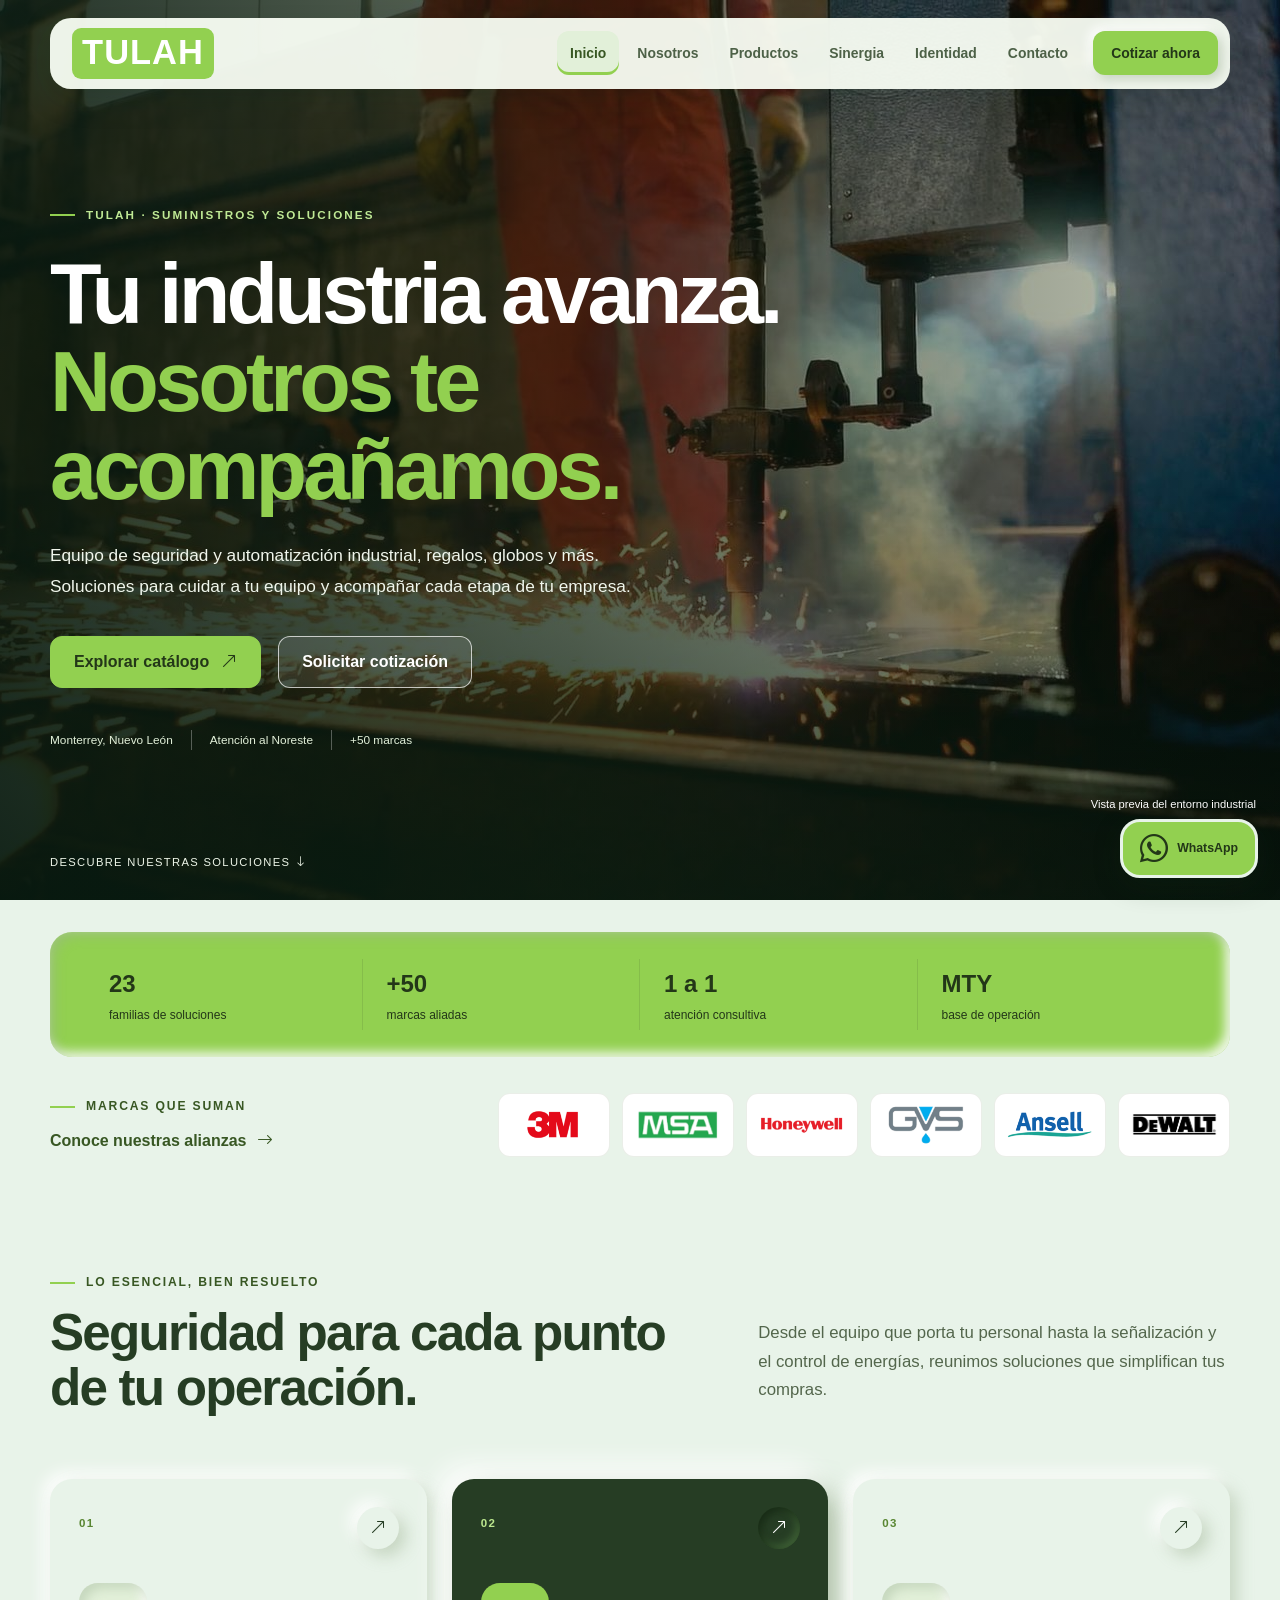
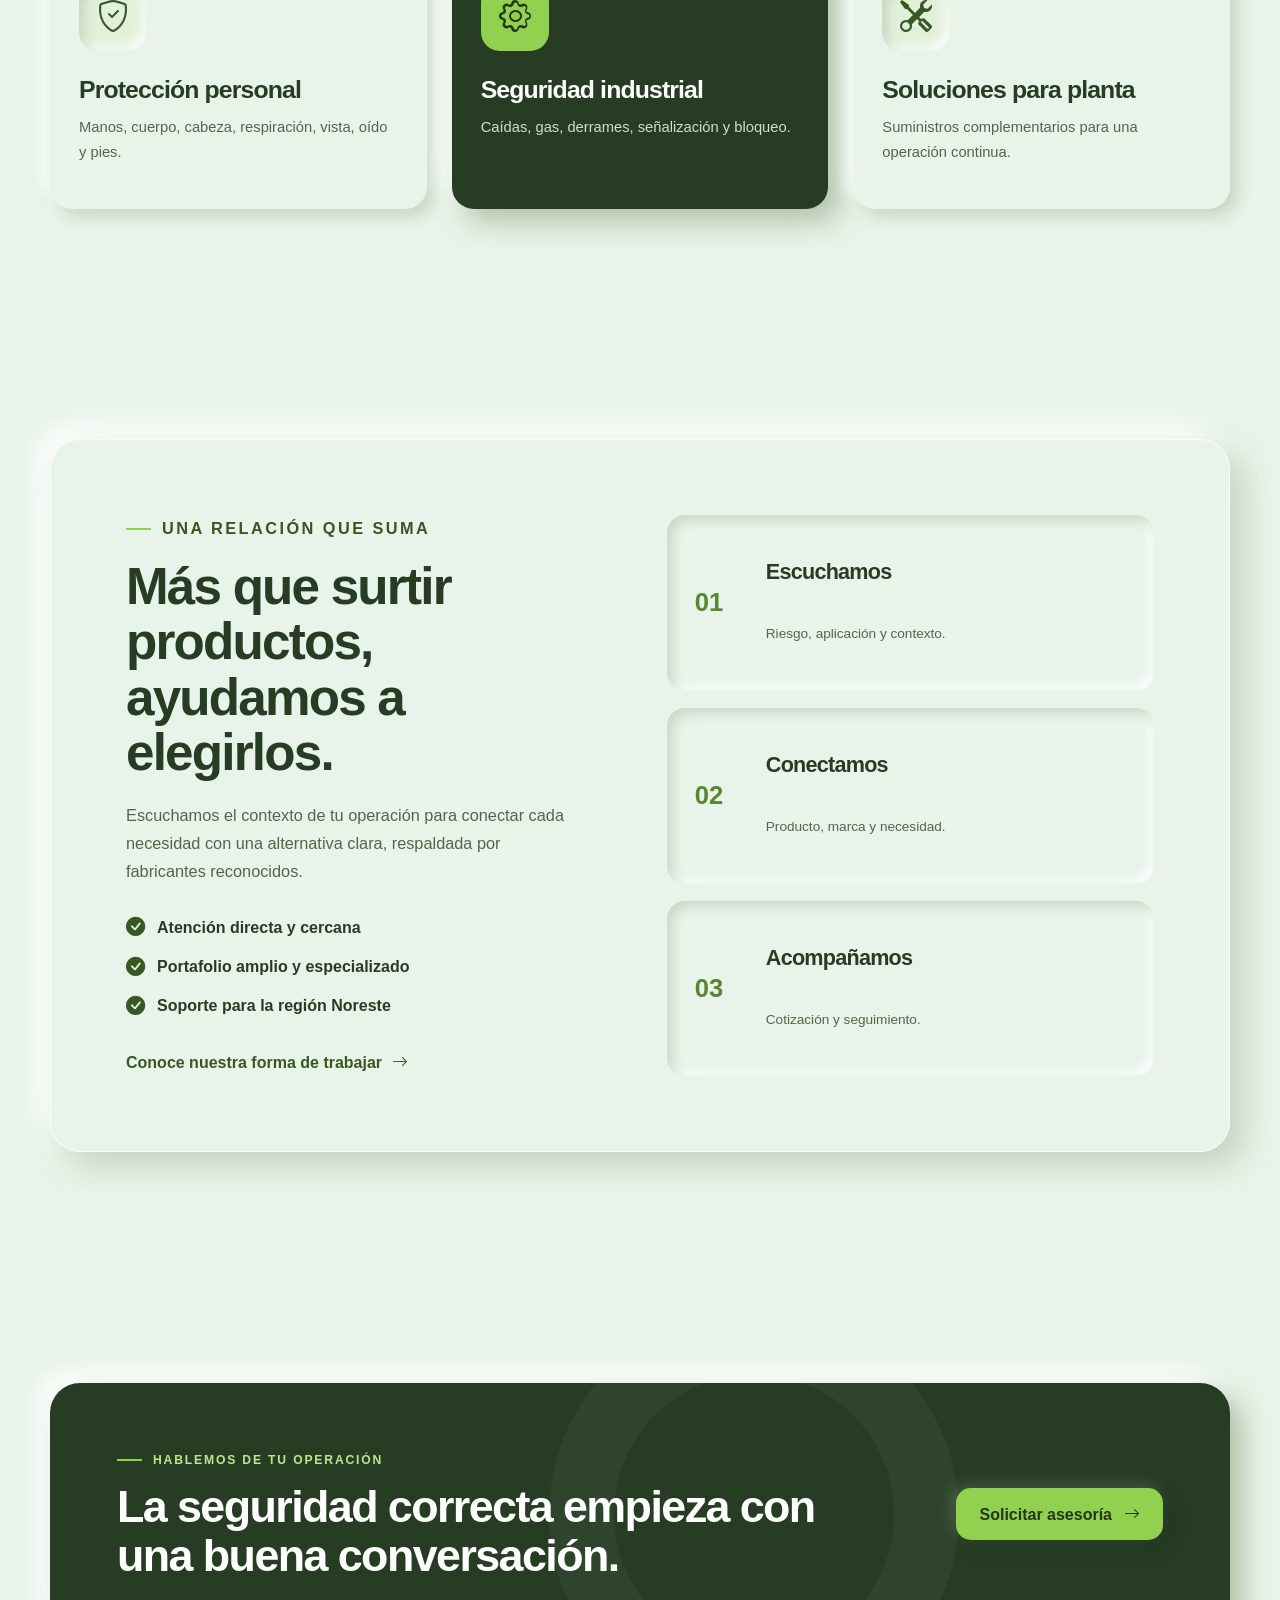
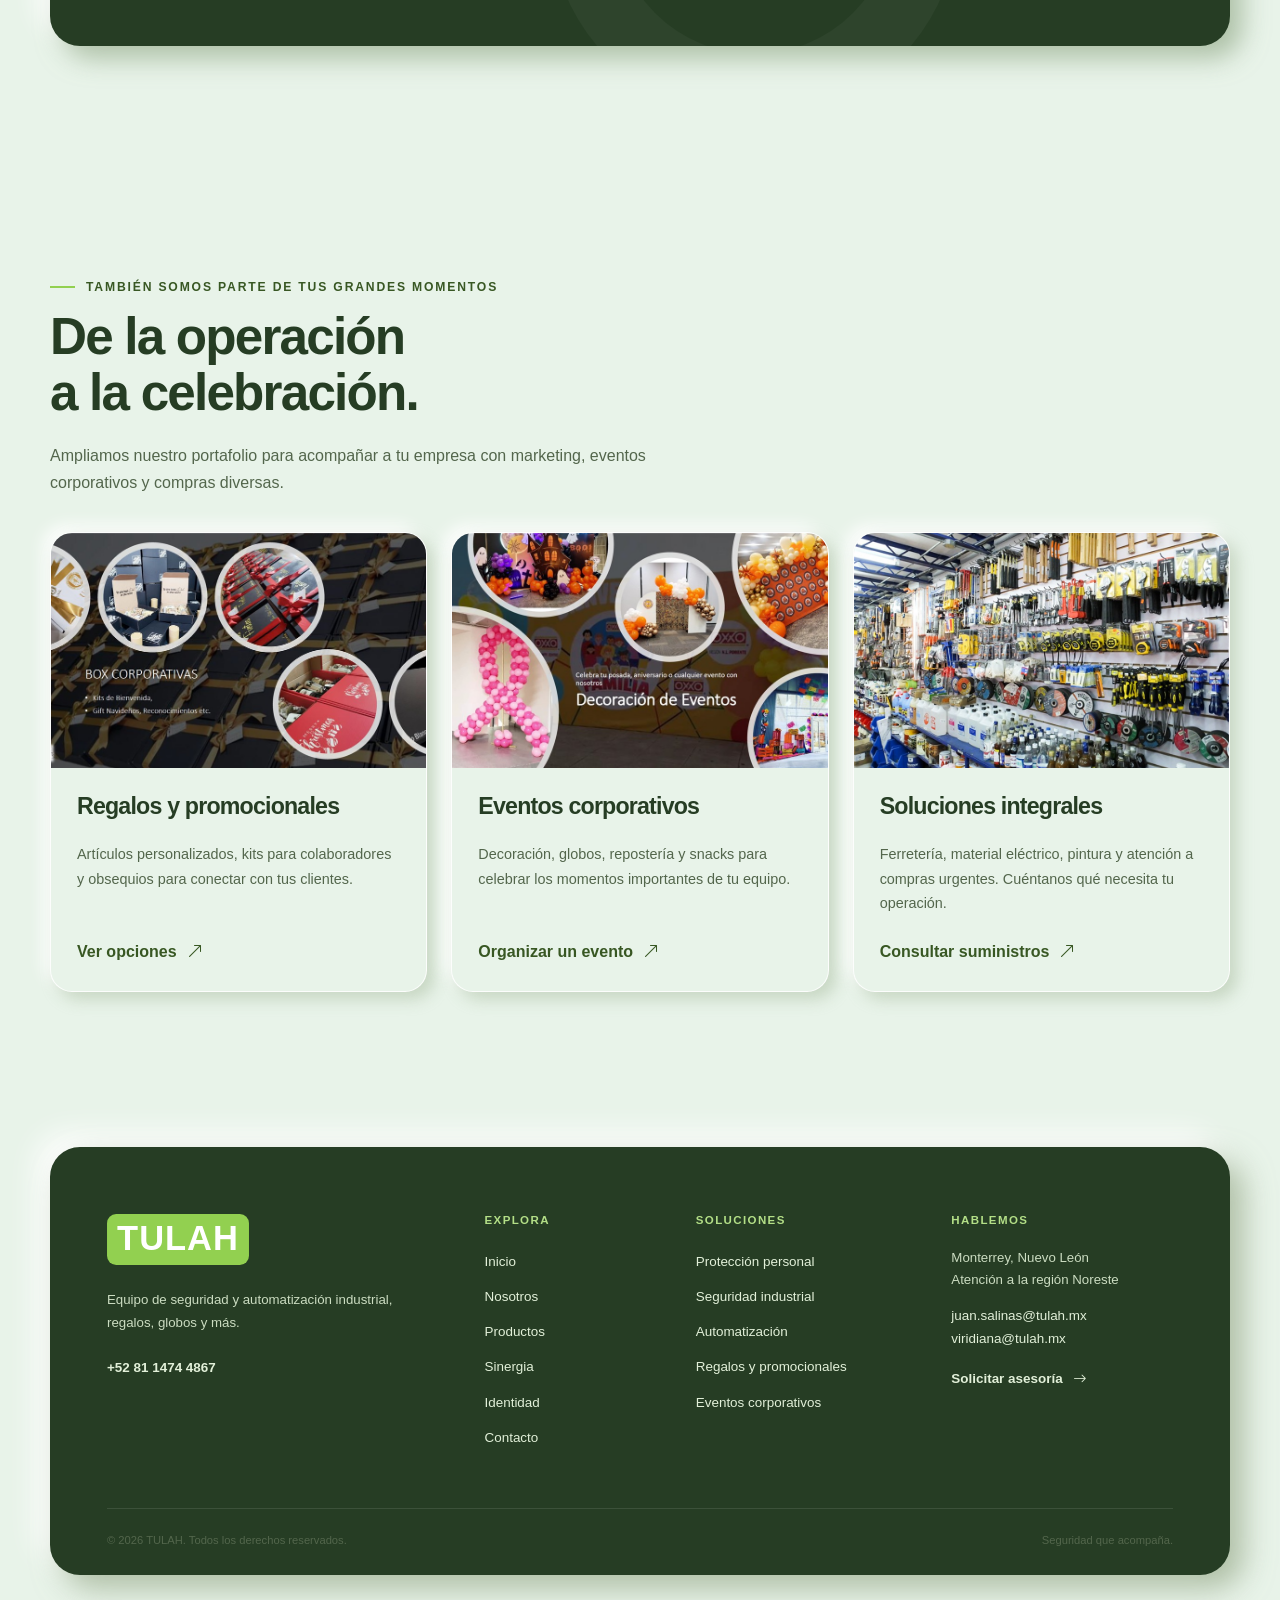
<file: index.html>
<!doctype html>
<html lang="es" data-theme="neumorphism">
<head>
  <meta charset="utf-8">
  <meta name="viewport" content="width=device-width, initial-scale=1">
  <meta name="description" content="TULAH: equipo de seguridad y automatización industrial, regalos, globos y soluciones integrales. Atención desde Monterrey para el Noreste de México.">
  <meta name="theme-color" content="#92d050">
  <title>TULAH | Seguridad industrial que acompaña</title>
  <link rel="icon" href="assets/logo-tulah.svg" type="image/svg+xml">
  <link rel="stylesheet" href="assets/bootstrap-icons/bootstrap-icons.css"><link rel="stylesheet" href="css/styles.css"><link rel="stylesheet" href="css/brand.css">
  <script defer src="js/data.js"></script><script defer src="js/main.js"></script><script defer src="js/components.js"></script>
  <script defer src="js/hero-video.js"></script>
  <script defer src="js/motion.js"></script>
</head>
<body class="home-page">
  <site-navbar></site-navbar>
  <main id="contenido">
    <section class="hero-film" aria-labelledby="hero-title">
      <hero-video>
        <img class="hero-poster" src="assets/hero-poster.jpg" alt="" width="1920" height="1080" fetchpriority="high">
        <video id="hero-background" autoplay muted loop playsinline preload="none" poster="assets/hero-poster.jpg" aria-hidden="true" tabindex="-1">
          <source data-src="assets/hero-industrial.mp4" type="video/mp4">
        </video>
      </hero-video>
      <div class="hero-inner"><div class="hero-copy">
        <p class="eyebrow"><span></span> TULAH · Suministros y soluciones</p>
        <h1 id="hero-title">Tu industria avanza.<br><em>Nosotros te<br>acompañamos.</em></h1>
        <p class="hero-lead">Equipo de seguridad y automatización industrial, regalos, globos y más. Soluciones para cuidar a tu equipo y acompañar cada etapa de tu empresa.</p>
        <div class="button-row"><a class="button" href="productos.html">Explorar catálogo <span aria-hidden="true"><i class="bi bi-arrow-up-right" aria-hidden="true"></i></span></a><a class="button button-secondary" href="contacto.html">Solicitar cotización</a></div>
        <div class="hero-meta"><span>Monterrey, Nuevo León</span><span>Atención al Noreste</span><span>+50 marcas</span></div>
      </div></div>
      <a class="hero-scroll" href="#soluciones">Descubre nuestras soluciones <i class="bi bi-arrow-down" aria-hidden="true"></i></a>
      <button class="video-toggle" type="button" aria-controls="hero-background" hidden>Pausar video</button>
      <p class="video-status" role="status"></p>
    </section>

    <section class="trust-strip section-shell" aria-label="Capacidades de TULAH" data-reveal>
      <div><strong>23</strong><span>familias de soluciones</span></div><div><strong>+50</strong><span>marcas aliadas</span></div><div><strong>1 a 1</strong><span>atención consultiva</span></div><div><strong>MTY</strong><span>base de operación</span></div>
    </section>

    <section class="home-partner-panel section-shell" aria-label="Marcas aliadas">
      <div><p class="eyebrow"><span></span> Marcas que suman</p><a class="text-link" href="sinergia.html">Conoce nuestras alianzas <i class="bi bi-arrow-right" aria-hidden="true"></i></a></div>
      <div class="brand-line"><span class="brand-badge"><img src="assets/marcas/3M.png" alt="3M" width="130" height="80" loading="lazy" decoding="async"></span><span class="brand-badge"><img src="assets/marcas/MSA.png" alt="MSA" width="119" height="52" loading="lazy" decoding="async"></span><span class="brand-badge"><img src="assets/marcas/Honeywell.png" alt="Honeywell" width="166" height="49" loading="lazy" decoding="async"></span><span class="brand-badge"><img src="assets/marcas/GVS.png" alt="GVS" width="152" height="75" loading="lazy" decoding="async"></span><span class="brand-badge"><img src="assets/marcas/Ansell.png" alt="Ansell" width="176" height="77" loading="lazy" decoding="async"></span><span class="brand-badge"><img src="assets/marcas/DeWalt.png" alt="DeWalt" width="183" height="60" loading="lazy" decoding="async"></span></div>
    </section>

    <section class="section section-shell" id="soluciones">
      <div class="section-heading split-heading" data-reveal><div><p class="eyebrow"><span></span> Lo esencial, bien resuelto</p><h2>Seguridad para cada punto de tu operación.</h2></div><p>Desde el equipo que porta tu personal hasta la señalización y el control de energías, reunimos soluciones que simplifican tus compras.</p></div>
      <div class="category-grid">
        <a class="category-card" href="productos.html?q=proteccion" data-reveal><span class="category-number">01</span><div class="category-symbol"><i class="bi bi-shield-check" aria-hidden="true"></i></div><h3>Protección personal</h3><p>Manos, cuerpo, cabeza, respiración, vista, oído y pies.</p><span class="card-arrow" aria-hidden="true"><i class="bi bi-arrow-up-right" aria-hidden="true"></i></span></a>
        <a class="category-card featured" href="productos.html?q=seguridad" data-reveal><span class="category-number">02</span><div class="category-symbol"><i class="bi bi-gear" aria-hidden="true"></i></div><h3>Seguridad industrial</h3><p>Caídas, gas, derrames, señalización y bloqueo.</p><span class="card-arrow" aria-hidden="true"><i class="bi bi-arrow-up-right" aria-hidden="true"></i></span></a>
        <a class="category-card" href="productos.html?q=soluciones" data-reveal><span class="category-number">03</span><div class="category-symbol"><i class="bi bi-tools" aria-hidden="true"></i></div><h3>Soluciones para planta</h3><p>Suministros complementarios para una operación continua.</p><span class="card-arrow" aria-hidden="true"><i class="bi bi-arrow-up-right" aria-hidden="true"></i></span></a>
      </div>
    </section>

    <section class="section section-shell">
      <div class="feature-panel neu-panel" data-reveal>
        <div class="feature-copy"><p class="eyebrow"><span></span> Una relación que suma</p><h2>Más que surtir productos, ayudamos a elegirlos.</h2><p>Escuchamos el contexto de tu operación para conectar cada necesidad con una alternativa clara, respaldada por fabricantes reconocidos.</p><ul class="check-list"><li><i class="bi bi-check-circle-fill" aria-hidden="true"></i>Atención directa y cercana</li><li><i class="bi bi-check-circle-fill" aria-hidden="true"></i>Portafolio amplio y especializado</li><li><i class="bi bi-check-circle-fill" aria-hidden="true"></i>Soporte para la región Noreste</li></ul><a class="text-link" href="nosotros.html">Conoce nuestra forma de trabajar <span aria-hidden="true"><i class="bi bi-arrow-right" aria-hidden="true"></i></span></a></div>
        <div class="feature-steps"><div><span>01</span><h3>Escuchamos</h3><p>Riesgo, aplicación y contexto.</p></div><div><span>02</span><h3>Conectamos</h3><p>Producto, marca y necesidad.</p></div><div><span>03</span><h3>Acompañamos</h3><p>Cotización y seguimiento.</p></div></div>
      </div>
    </section>

    <section class="section section-shell"><div class="cta-panel" data-reveal><div><p class="eyebrow light"><span></span> Hablemos de tu operación</p><h2>La seguridad correcta empieza con una buena conversación.</h2></div><a class="button button-light" href="contacto.html">Solicitar asesoría <span aria-hidden="true"><i class="bi bi-arrow-right" aria-hidden="true"></i></span></a></div></section>
      <section class="section section-shell" aria-labelledby="servicios-title">
      <div class="services-heading"><p class="eyebrow"><span></span> También somos parte de tus grandes momentos</p><h2 id="servicios-title">De la operación<br>a la celebración.</h2><p>Ampliamos nuestro portafolio para acompañar a tu empresa con marketing, eventos corporativos y compras diversas.</p></div>
      <div class="service-grid">
        <article class="service-card"><img src="assets/corporativos.jpg" alt="Selección de regalos y kits corporativos del catálogo TULAH" width="900" height="600" loading="lazy"><div><h3>Regalos y promocionales</h3><p>Artículos personalizados, kits para colaboradores y obsequios para conectar con tus clientes.</p><a class="text-link" href="productos.html?q=promocionales">Ver opciones <span aria-hidden="true"><i class="bi bi-arrow-up-right" aria-hidden="true"></i></span></a></div></article>
        <article class="service-card"><img src="assets/eventos.jpg" alt="Decoración con globos y ambientación de eventos del catálogo TULAH" width="900" height="600" loading="lazy"><div><h3>Eventos corporativos</h3><p>Decoración, globos, repostería y snacks para celebrar los momentos importantes de tu equipo.</p><a class="text-link" href="productos.html?q=eventos">Organizar un evento <span aria-hidden="true"><i class="bi bi-arrow-up-right" aria-hidden="true"></i></span></a></div></article>
        <article class="service-card"><img src="assets/ferreteria.jpg" alt="Suministros y herramientas de ferretería del catálogo TULAH" width="900" height="600" loading="lazy"><div><h3>Soluciones integrales</h3><p>Ferretería, material eléctrico, pintura y atención a compras urgentes. Cuéntanos qué necesita tu operación.</p><a class="text-link" href="productos.html?q=integrales">Consultar suministros <span aria-hidden="true"><i class="bi bi-arrow-up-right" aria-hidden="true"></i></span></a></div></article>
      </div>
    </section>
  </main>
  <site-footer></site-footer><whatsapp-float></whatsapp-float>
</body>
</html>
</file>
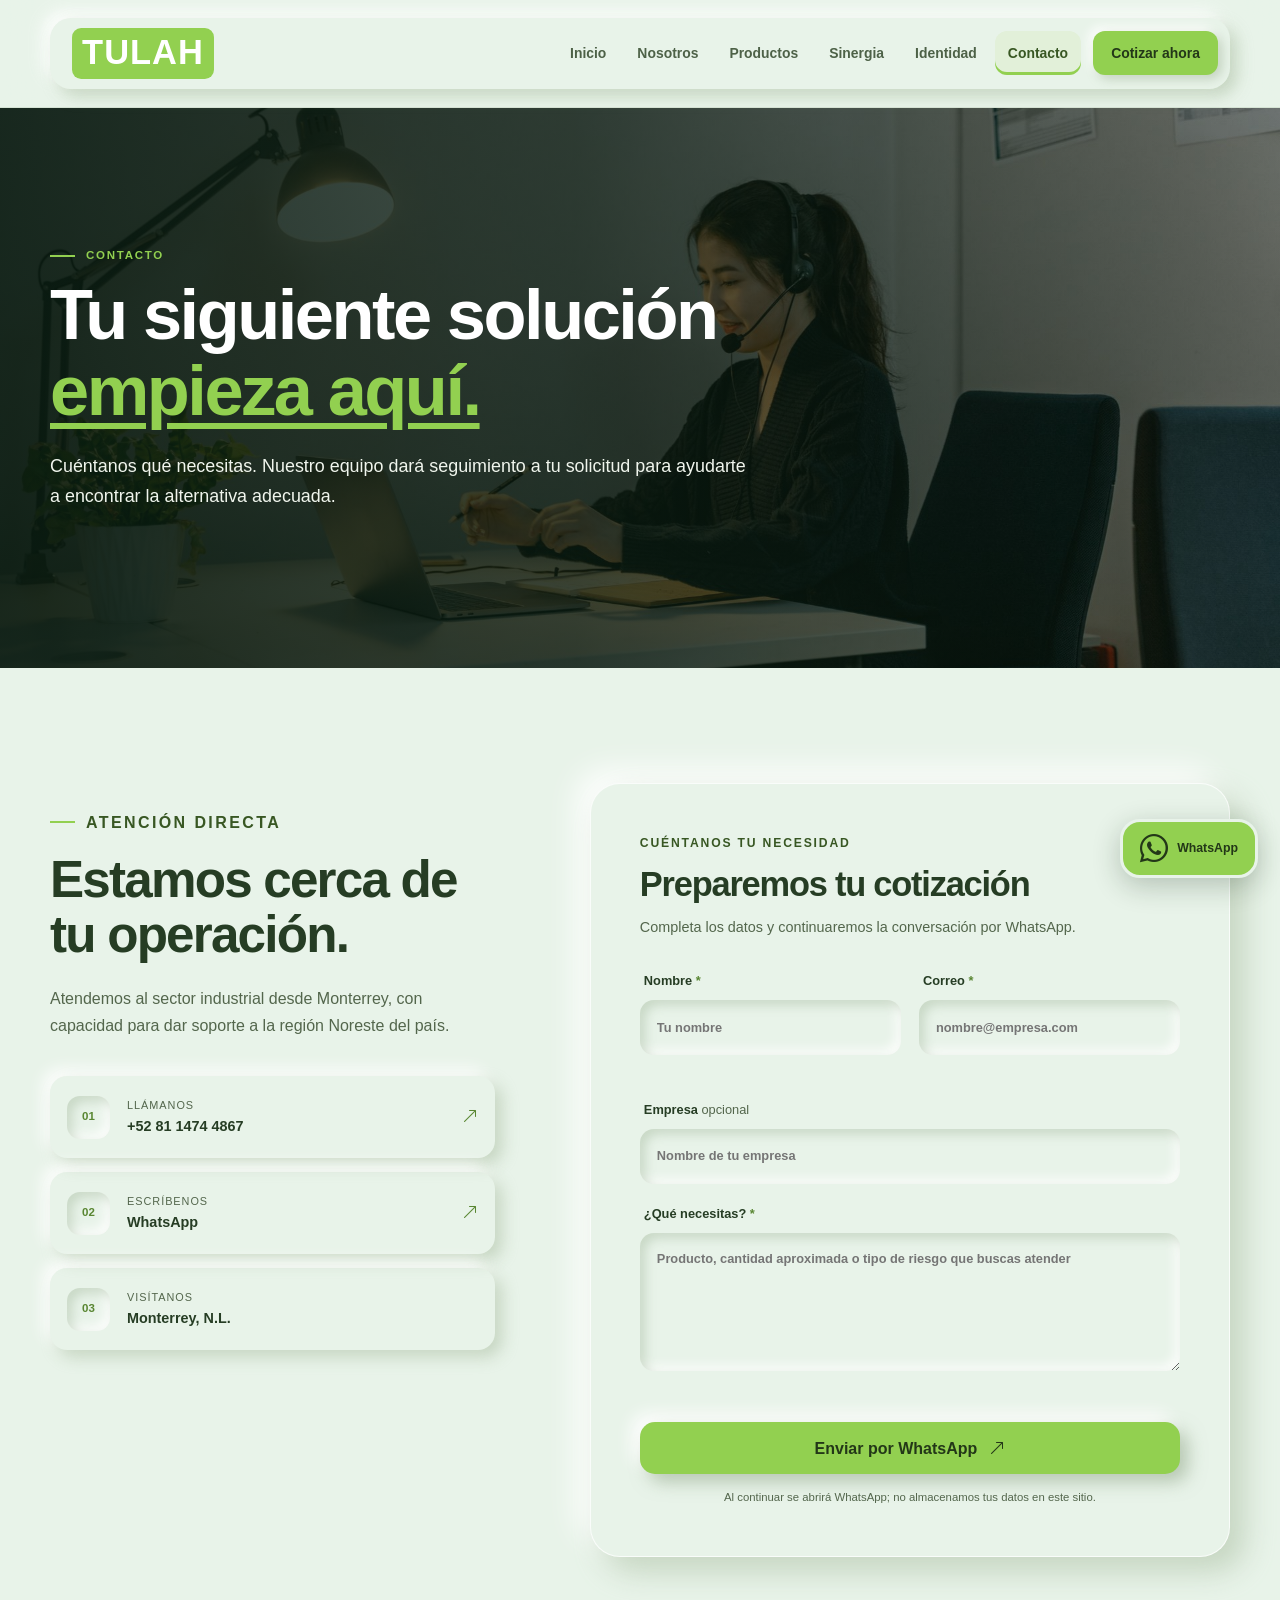
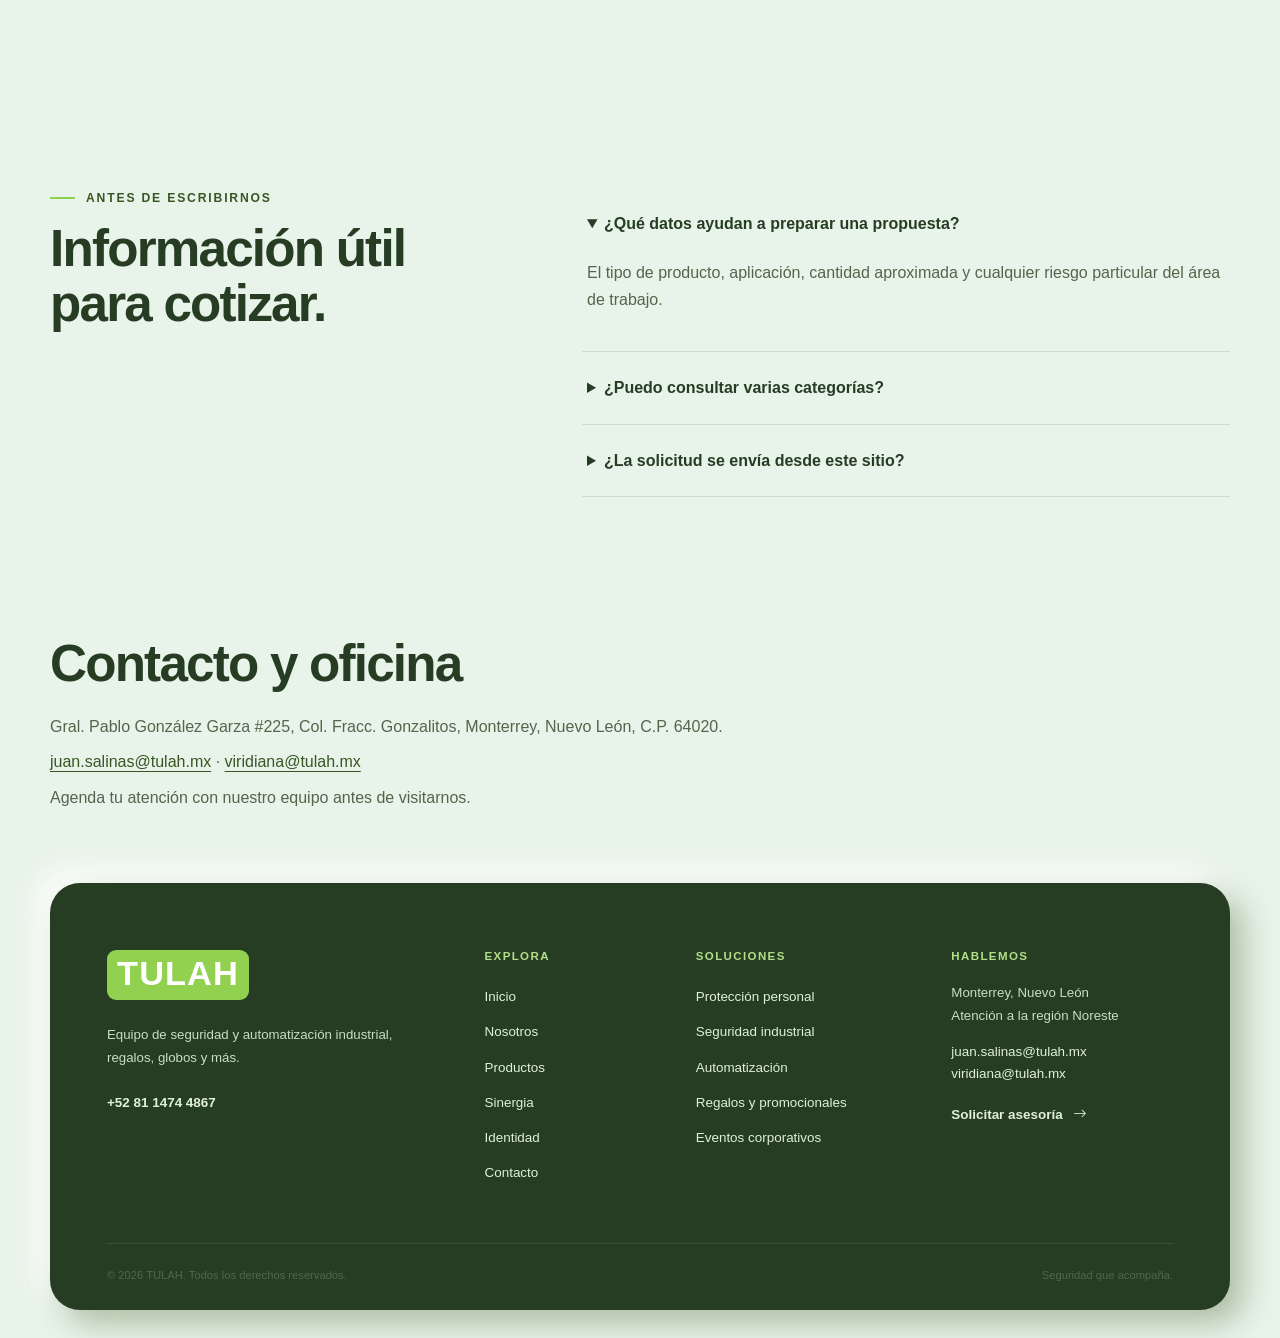
<file: contacto.html>
<!doctype html>
<html lang="es" data-theme="neumorphism">
<head>
  <meta charset="utf-8"><meta name="viewport" content="width=device-width, initial-scale=1">
  <meta name="description" content="Contacta a TULAH para solicitar información o cotizar equipo de protección y seguridad industrial."><meta name="theme-color" content="#92d050">
  <title>Contacto y cotizaciones | TULAH</title><link rel="icon" href="assets/logo-tulah.svg" type="image/svg+xml"><link rel="stylesheet" href="assets/bootstrap-icons/bootstrap-icons.css"><link rel="stylesheet" href="css/styles.css"><link rel="stylesheet" href="css/brand.css">
  <script defer src="js/data.js"></script><script defer src="js/main.js"></script><script defer src="js/components.js"></script>
  <script defer src="js/motion.js"></script>
</head>
<body>
  <site-navbar></site-navbar>
  <main id="contenido">
    <section class="page-hero page-hero-photo contact-hero section-shell"><div data-reveal><p class="eyebrow"><span></span> Contacto</p><h1>Tu siguiente solución<br><em>empieza aquí.</em></h1><p>Cuéntanos qué necesitas. Nuestro equipo dará seguimiento a tu solicitud para ayudarte a encontrar la alternativa adecuada.</p></div><img class="page-hero-background" src="assets/heroes/fotos/contacto.jpg" alt="" fetchpriority="high" decoding="async"></section>
    <section class="section section-shell contact-layout"><aside class="contact-aside" data-reveal><p class="eyebrow"><span></span> Atención directa</p><h2>Estamos cerca de tu operación.</h2><p>Atendemos al sector industrial desde Monterrey, con capacidad para dar soporte a la región Noreste del país.</p><div class="contact-methods"><a class="contact-method" href="tel:+528114744867"><span>01</span><div><small>Llámanos</small><strong>+52 81 1474 4867</strong></div><b aria-hidden="true"><i class="bi bi-arrow-up-right" aria-hidden="true"></i></b></a><a class="contact-method" target="_blank" rel="noopener" href="https://wa.me/528114744867?text=Hola%20Tulah%2C%20quisiera%20solicitar%20informaci%C3%B3n."><span>02</span><div><small>Escríbenos</small><strong>WhatsApp</strong></div><b aria-hidden="true"><i class="bi bi-arrow-up-right" aria-hidden="true"></i></b></a><div class="contact-method"><span>03</span><div><small>Visítanos</small><strong>Monterrey, N.L.</strong></div></div></div></aside><div class="form-panel neu-panel" data-reveal><contact-form></contact-form></div></section>
    <section class="section section-shell"><div class="faq-panel" data-reveal><div><p class="eyebrow"><span></span> Antes de escribirnos</p><h2>Información útil para cotizar.</h2></div><div class="faq-list"><details open><summary>¿Qué datos ayudan a preparar una propuesta?</summary><p>El tipo de producto, aplicación, cantidad aproximada y cualquier riesgo particular del área de trabajo.</p></details><details><summary>¿Puedo consultar varias categorías?</summary><p>Sí. TULAH integra productos de distintas familias para facilitar la atención de necesidades diversas.</p></details><details><summary>¿La solicitud se envía desde este sitio?</summary><p>El formulario prepara el mensaje y abre WhatsApp para que confirmes y envíes la conversación directamente.</p></details></div></div></section>
  <section class="section-shell business-details" aria-label="Dirección y correos de TULAH"><h2>Contacto y oficina</h2><p>Gral. Pablo González Garza #225, Col. Fracc. Gonzalitos, Monterrey, Nuevo León, C.P. 64020.</p><p><a href="mailto:juan.salinas@tulah.mx">juan.salinas@tulah.mx</a> · <a href="mailto:viridiana@tulah.mx">viridiana@tulah.mx</a></p><p>Agenda tu atención con nuestro equipo antes de visitarnos.</p></section></main>
  <site-footer></site-footer><whatsapp-float></whatsapp-float>
</body>
</html>
</file>
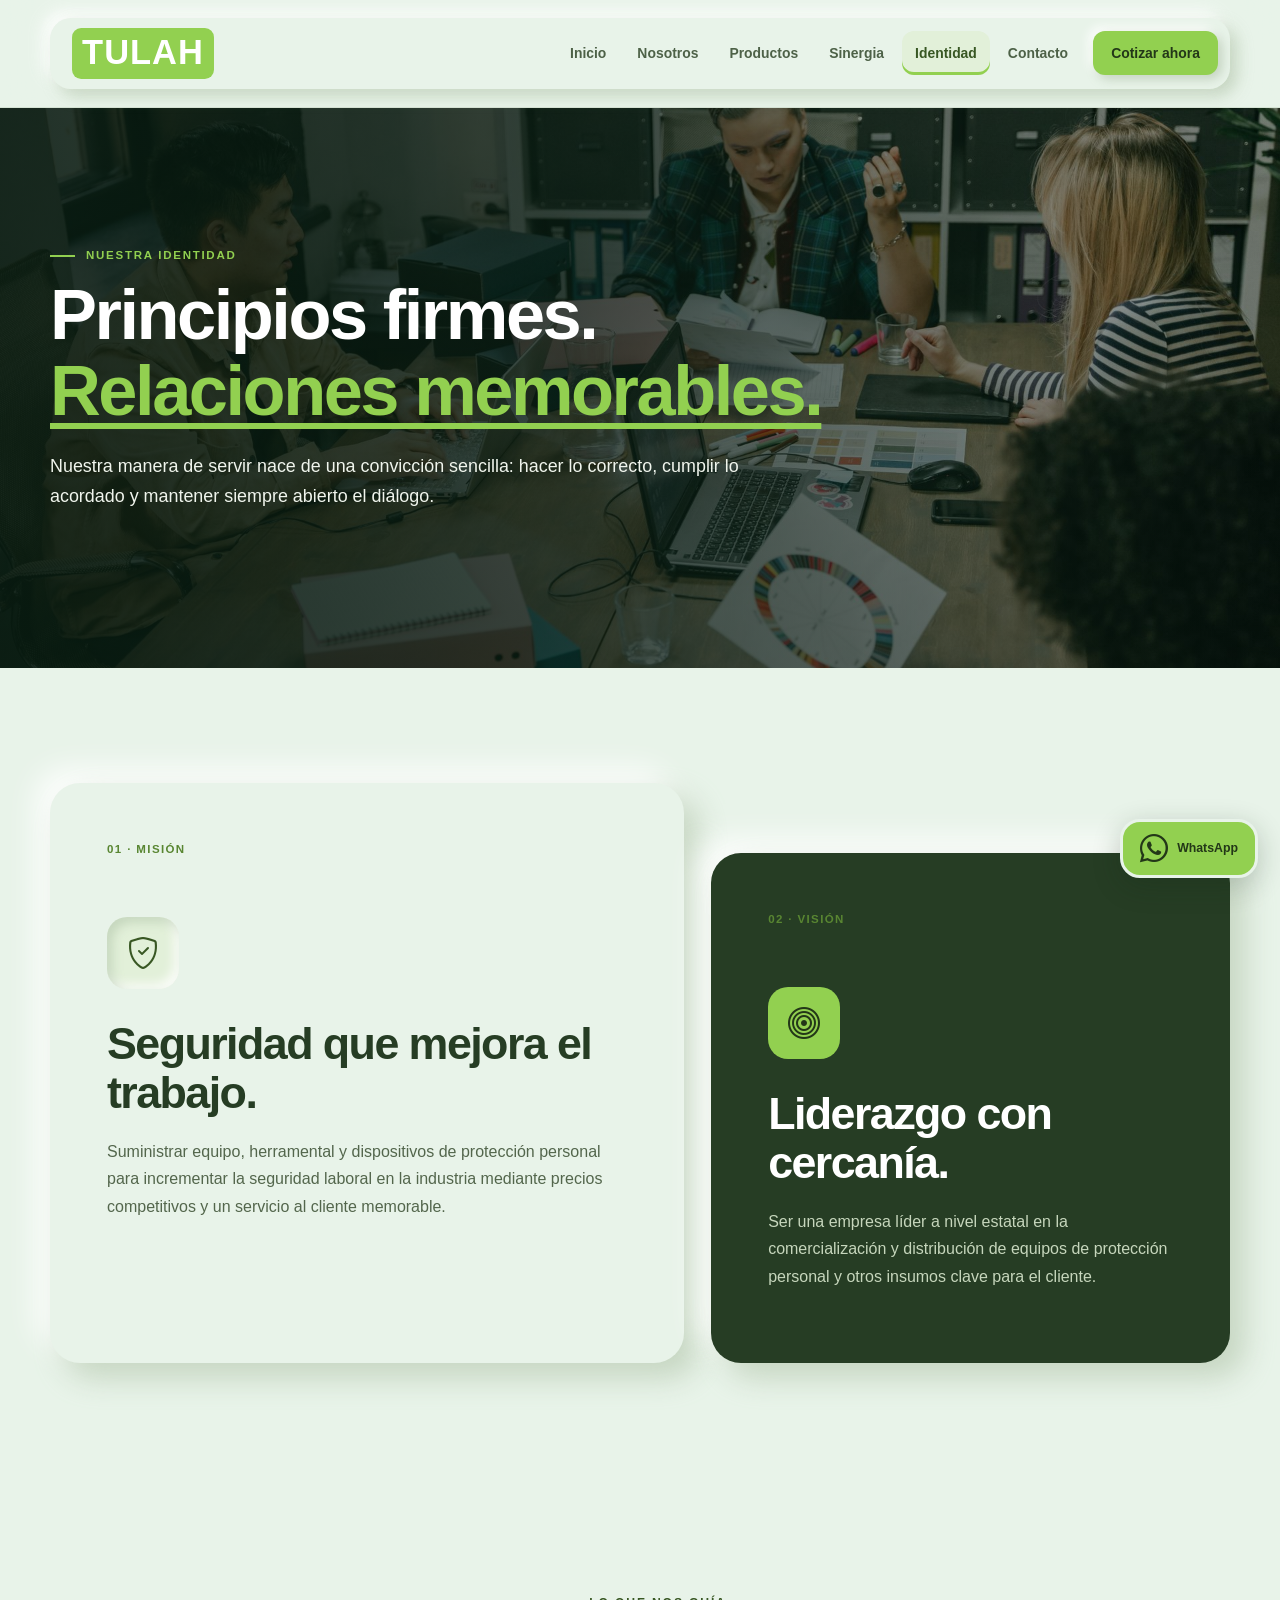
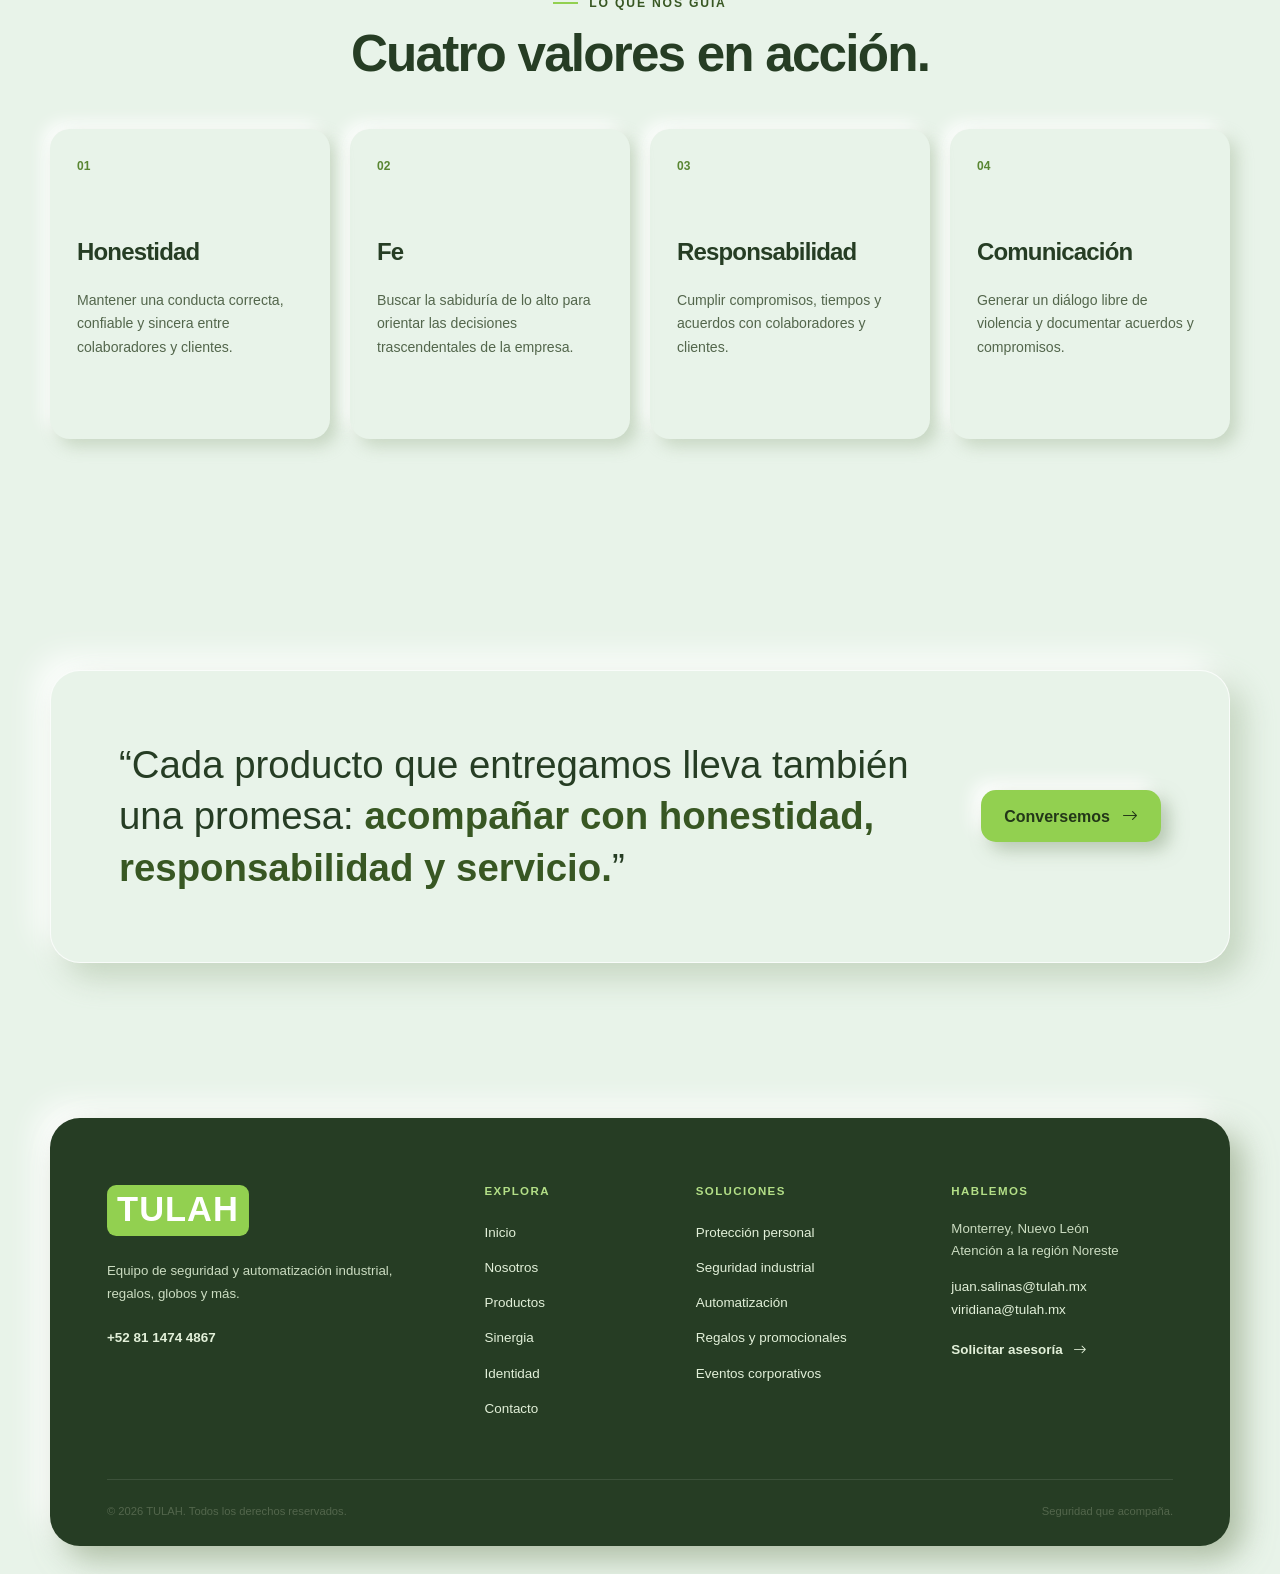
<file: identidad.html>
<!doctype html>
<html lang="es" data-theme="neumorphism">
<head>
  <meta charset="utf-8"><meta name="viewport" content="width=device-width, initial-scale=1">
  <meta name="description" content="Conoce la misión, visión y valores que orientan el trabajo de TULAH."><meta name="theme-color" content="#92d050">
  <title>Nuestra identidad | TULAH</title><link rel="icon" href="assets/logo-tulah.svg" type="image/svg+xml"><link rel="stylesheet" href="assets/bootstrap-icons/bootstrap-icons.css"><link rel="stylesheet" href="css/styles.css"><link rel="stylesheet" href="css/brand.css">
  <script defer src="js/data.js"></script><script defer src="js/main.js"></script><script defer src="js/components.js"></script>
  <script defer src="js/motion.js"></script>
</head>
<body>
  <site-navbar></site-navbar>
  <main id="contenido">
    <section class="page-hero page-hero-photo section-shell"><div data-reveal><p class="eyebrow"><span></span> Nuestra identidad</p><h1>Principios firmes.<br><em>Relaciones memorables.</em></h1><p>Nuestra manera de servir nace de una convicción sencilla: hacer lo correcto, cumplir lo acordado y mantener siempre abierto el diálogo.</p></div><img class="page-hero-background" src="assets/heroes/fotos/identidad.jpg" alt="" fetchpriority="high" decoding="async"></section>
    <section class="section section-shell identity-duo"><article class="identity-card mission" data-reveal><span class="identity-tag">01 · Misión</span><div class="identity-icon"><i class="bi bi-shield-check" aria-hidden="true"></i></div><h2>Seguridad que mejora el trabajo.</h2><p>Suministrar equipo, herramental y dispositivos de protección personal para incrementar la seguridad laboral en la industria mediante precios competitivos y un servicio al cliente memorable.</p></article><article class="identity-card vision" data-reveal><span class="identity-tag">02 · Visión</span><div class="identity-icon"><i class="bi bi-bullseye" aria-hidden="true"></i></div><h2>Liderazgo con cercanía.</h2><p>Ser una empresa líder a nivel estatal en la comercialización y distribución de equipos de protección personal y otros insumos clave para el cliente.</p></article></section>
    <section class="section section-shell"><div class="section-heading centered" data-reveal><p class="eyebrow"><span></span> Lo que nos guía</p><h2>Cuatro valores en acción.</h2></div><div class="values-grid"><article class="value-card" data-reveal><span>01</span><h3>Honestidad</h3><p>Mantener una conducta correcta, confiable y sincera entre colaboradores y clientes.</p></article><article class="value-card" data-reveal><span>02</span><h3>Fe</h3><p>Buscar la sabiduría de lo alto para orientar las decisiones trascendentales de la empresa.</p></article><article class="value-card" data-reveal><span>03</span><h3>Responsabilidad</h3><p>Cumplir compromisos, tiempos y acuerdos con colaboradores y clientes.</p></article><article class="value-card" data-reveal><span>04</span><h3>Comunicación</h3><p>Generar un diálogo libre de violencia y documentar acuerdos y compromisos.</p></article></div></section>
    <section class="section section-shell"><div class="manifesto-panel neu-panel" data-reveal><p>“Cada producto que entregamos lleva también una promesa: <strong>acompañar con honestidad, responsabilidad y servicio.</strong>”</p><a class="button" href="contacto.html">Conversemos <span aria-hidden="true"><i class="bi bi-arrow-right" aria-hidden="true"></i></span></a></div></section>
  </main>
  <site-footer></site-footer><whatsapp-float></whatsapp-float>
</body>
</html>
</file>
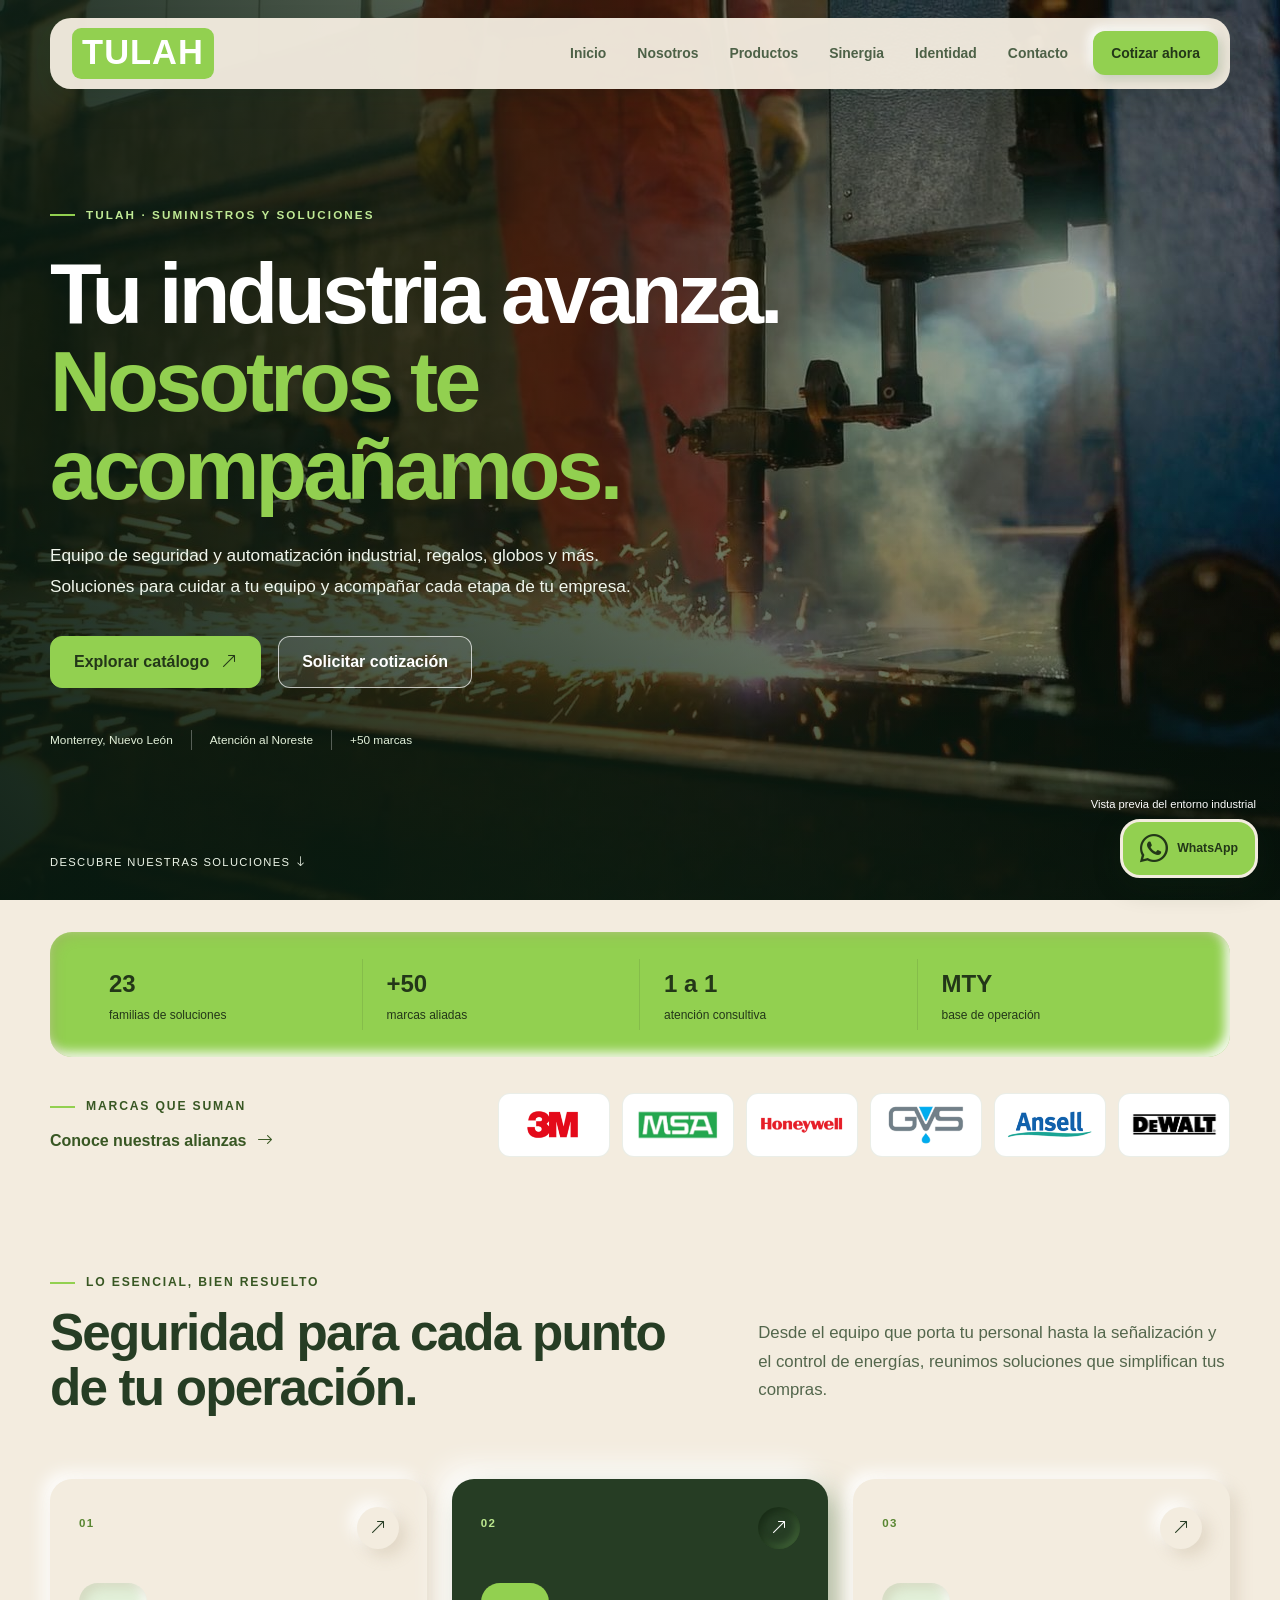
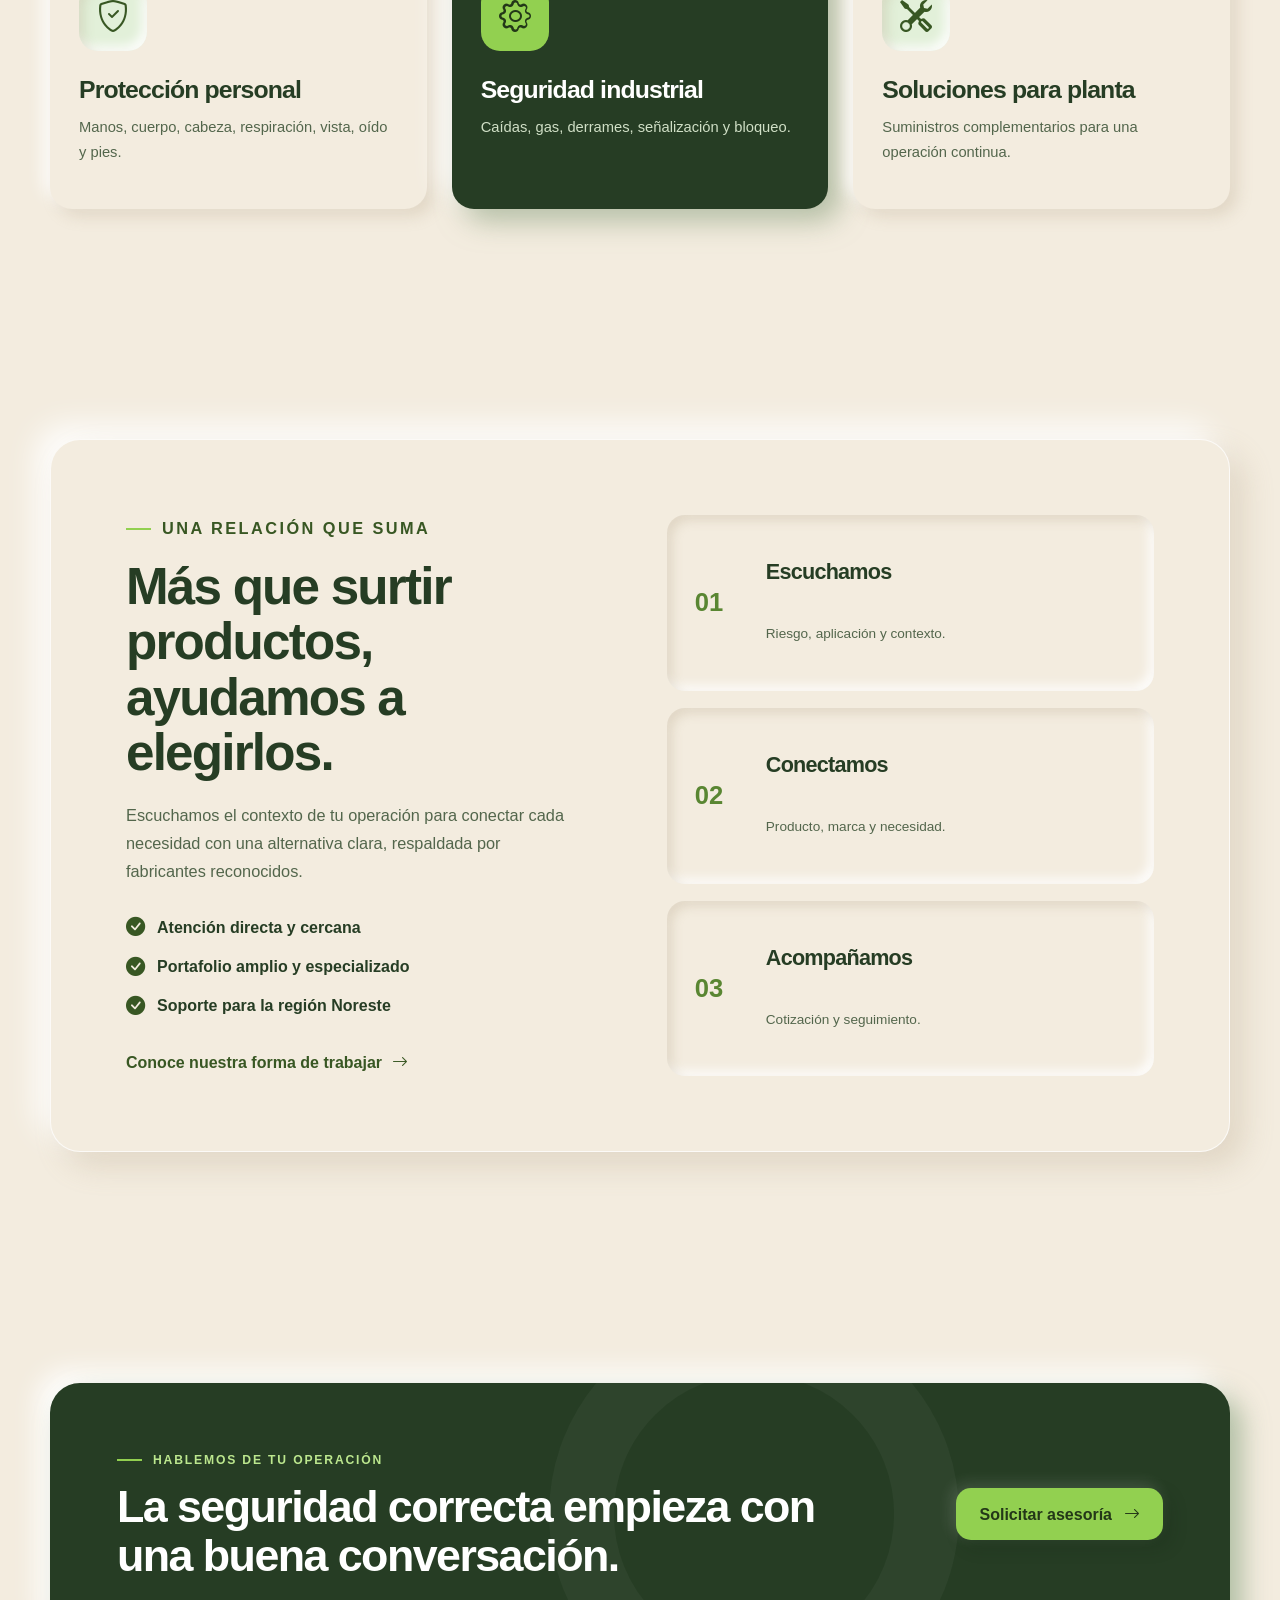
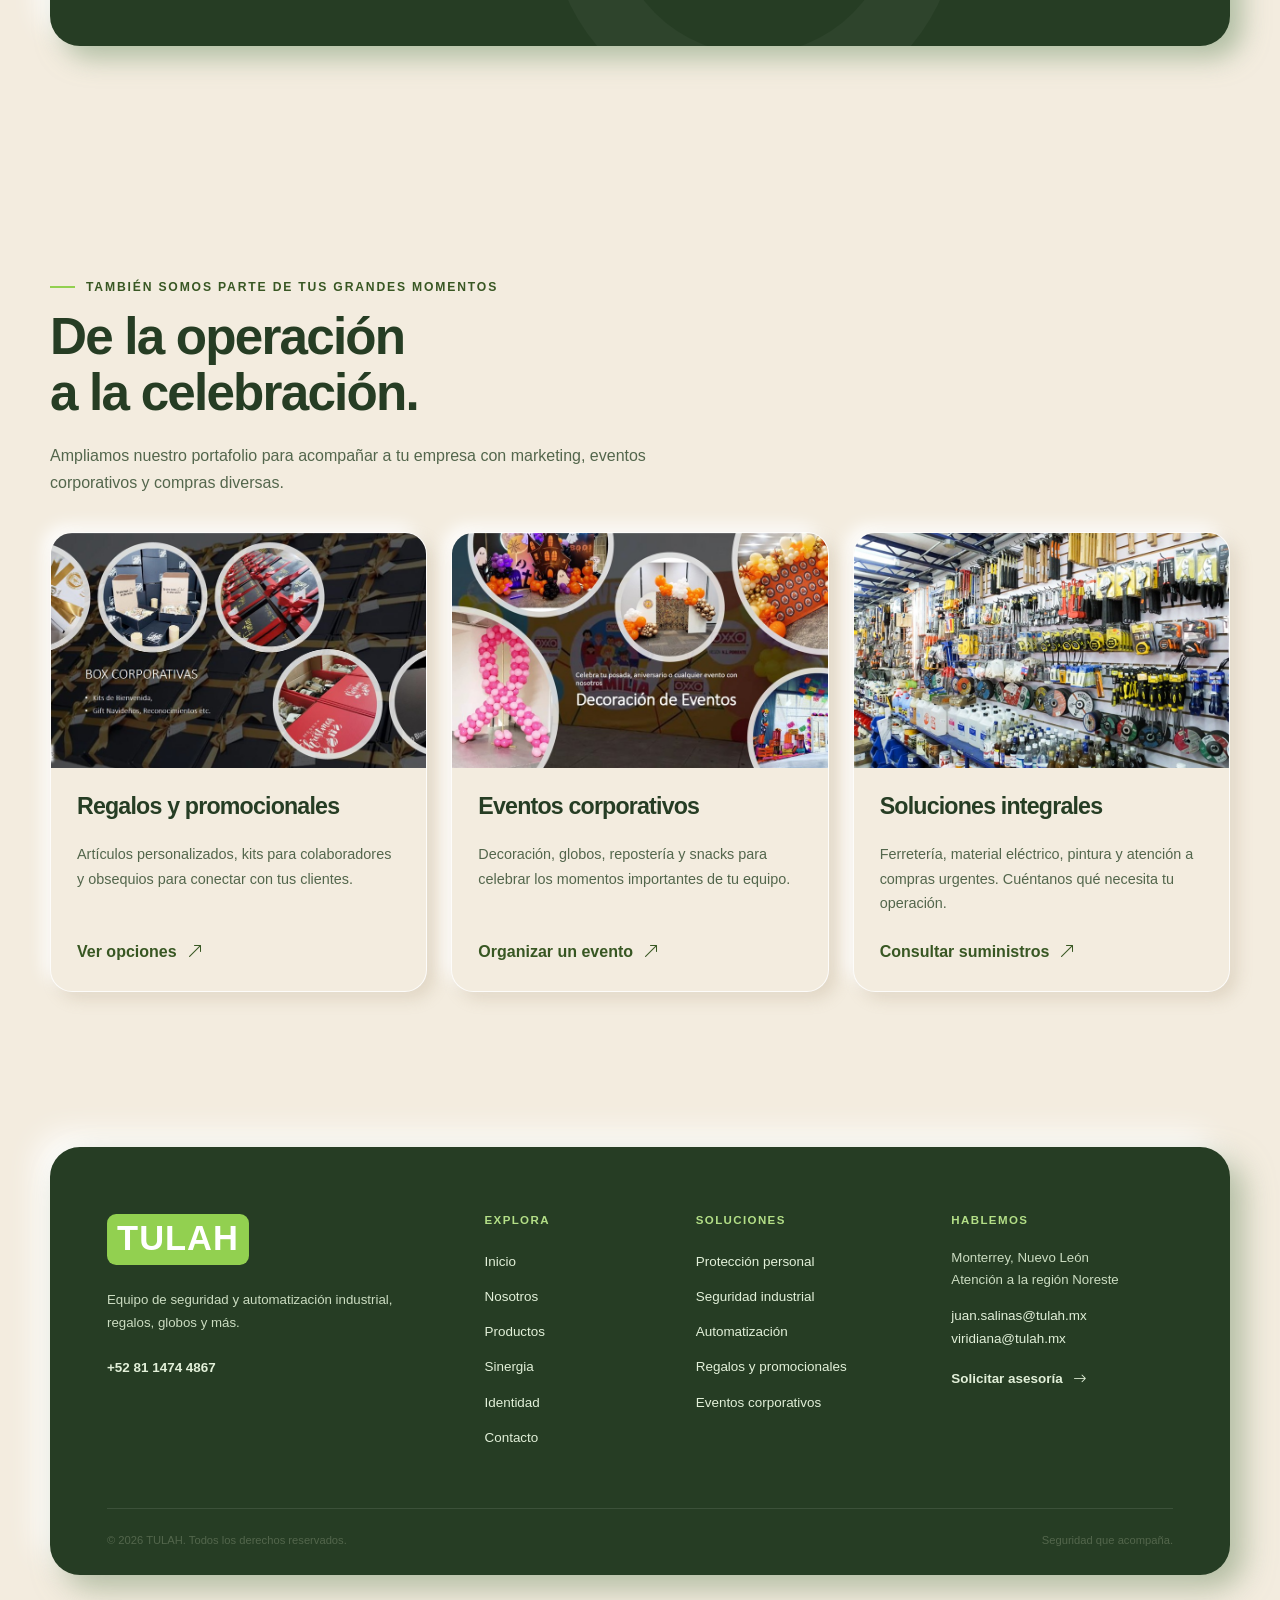
<file: index-beige.html>
<!doctype html>
<html lang="es" data-theme="neumorphism">
<head>
  <meta charset="utf-8">
  <meta name="viewport" content="width=device-width, initial-scale=1">
  <meta name="description" content="TULAH: equipo de seguridad y automatización industrial, regalos, globos y soluciones integrales. Atención desde Monterrey para el Noreste de México.">
  <meta name="theme-color" content="#92d050">
  <title>TULAH | Seguridad industrial que acompaña</title>
  <link rel="icon" href="assets/logo-tulah.svg" type="image/svg+xml">
  <link rel="stylesheet" href="assets/bootstrap-icons/bootstrap-icons.css"><link rel="stylesheet" href="css/styles.css"><link rel="stylesheet" href="css/brand.css">
  <script defer src="js/data.js"></script><script defer src="js/main.js"></script><script defer src="js/components.js"></script>
  <script defer src="js/hero-video.js"></script>
  <script defer src="js/motion.js"></script>
  <style>
    /* Variante independiente del inicio: index-beige.html. */
    :root {
      --surface: #f3ecdf;
      --surface-deep: #e7dcc9;
      --surface-soft: #faf6ef;
      --shadow-dark: rgba(167, 147, 113, .24);
      --raised-small: 7px 7px 16px var(--shadow-dark), -7px -7px 16px var(--shadow-light);
      --pressed: inset 5px 5px 11px var(--shadow-dark), inset -5px -5px 11px var(--shadow-light);
    }
    body::before { display: none; }
    .home-page .nav-shell { background: rgba(243,236,223,.96); }
    @media (max-width: 860px) {
      .home-page .main-nav { background: var(--surface); }
    }
  </style>
</head>
<body class="home-page">
  <site-navbar></site-navbar>
  <main id="contenido">
    <section class="hero-film" aria-labelledby="hero-title">
      <hero-video>
        <img class="hero-poster" src="assets/hero-poster.jpg" alt="" width="1920" height="1080" fetchpriority="high">
        <video id="hero-background" autoplay muted loop playsinline preload="none" poster="assets/hero-poster.jpg" aria-hidden="true" tabindex="-1">
          <source data-src="assets/hero-industrial.mp4" type="video/mp4">
        </video>
      </hero-video>
      <div class="hero-inner"><div class="hero-copy">
        <p class="eyebrow"><span></span> TULAH · Suministros y soluciones</p>
        <h1 id="hero-title">Tu industria avanza.<br><em>Nosotros te<br>acompañamos.</em></h1>
        <p class="hero-lead">Equipo de seguridad y automatización industrial, regalos, globos y más. Soluciones para cuidar a tu equipo y acompañar cada etapa de tu empresa.</p>
        <div class="button-row"><a class="button" href="productos.html">Explorar catálogo <span aria-hidden="true"><i class="bi bi-arrow-up-right" aria-hidden="true"></i></span></a><a class="button button-secondary" href="contacto.html">Solicitar cotización</a></div>
        <div class="hero-meta"><span>Monterrey, Nuevo León</span><span>Atención al Noreste</span><span>+50 marcas</span></div>
      </div></div>
      <a class="hero-scroll" href="#soluciones">Descubre nuestras soluciones <i class="bi bi-arrow-down" aria-hidden="true"></i></a>
      <button class="video-toggle" type="button" aria-controls="hero-background" hidden>Pausar video</button>
      <p class="video-status" role="status"></p>
    </section>

    <section class="trust-strip section-shell" aria-label="Capacidades de TULAH" data-reveal>
      <div><strong>23</strong><span>familias de soluciones</span></div><div><strong>+50</strong><span>marcas aliadas</span></div><div><strong>1 a 1</strong><span>atención consultiva</span></div><div><strong>MTY</strong><span>base de operación</span></div>
    </section>

    <section class="home-partner-panel section-shell" aria-label="Marcas aliadas">
      <div><p class="eyebrow"><span></span> Marcas que suman</p><a class="text-link" href="sinergia.html">Conoce nuestras alianzas <i class="bi bi-arrow-right" aria-hidden="true"></i></a></div>
      <div class="brand-line"><span class="brand-badge"><img src="assets/marcas/3M.png" alt="3M" width="130" height="80" loading="lazy" decoding="async"></span><span class="brand-badge"><img src="assets/marcas/MSA.png" alt="MSA" width="119" height="52" loading="lazy" decoding="async"></span><span class="brand-badge"><img src="assets/marcas/Honeywell.png" alt="Honeywell" width="166" height="49" loading="lazy" decoding="async"></span><span class="brand-badge"><img src="assets/marcas/GVS.png" alt="GVS" width="152" height="75" loading="lazy" decoding="async"></span><span class="brand-badge"><img src="assets/marcas/Ansell.png" alt="Ansell" width="176" height="77" loading="lazy" decoding="async"></span><span class="brand-badge"><img src="assets/marcas/DeWalt.png" alt="DeWalt" width="183" height="60" loading="lazy" decoding="async"></span></div>
    </section>

    <section class="section section-shell" id="soluciones">
      <div class="section-heading split-heading" data-reveal><div><p class="eyebrow"><span></span> Lo esencial, bien resuelto</p><h2>Seguridad para cada punto de tu operación.</h2></div><p>Desde el equipo que porta tu personal hasta la señalización y el control de energías, reunimos soluciones que simplifican tus compras.</p></div>
      <div class="category-grid">
        <a class="category-card" href="productos.html?q=proteccion" data-reveal><span class="category-number">01</span><div class="category-symbol"><i class="bi bi-shield-check" aria-hidden="true"></i></div><h3>Protección personal</h3><p>Manos, cuerpo, cabeza, respiración, vista, oído y pies.</p><span class="card-arrow" aria-hidden="true"><i class="bi bi-arrow-up-right" aria-hidden="true"></i></span></a>
        <a class="category-card featured" href="productos.html?q=seguridad" data-reveal><span class="category-number">02</span><div class="category-symbol"><i class="bi bi-gear" aria-hidden="true"></i></div><h3>Seguridad industrial</h3><p>Caídas, gas, derrames, señalización y bloqueo.</p><span class="card-arrow" aria-hidden="true"><i class="bi bi-arrow-up-right" aria-hidden="true"></i></span></a>
        <a class="category-card" href="productos.html?q=soluciones" data-reveal><span class="category-number">03</span><div class="category-symbol"><i class="bi bi-tools" aria-hidden="true"></i></div><h3>Soluciones para planta</h3><p>Suministros complementarios para una operación continua.</p><span class="card-arrow" aria-hidden="true"><i class="bi bi-arrow-up-right" aria-hidden="true"></i></span></a>
      </div>
    </section>

    <section class="section section-shell">
      <div class="feature-panel neu-panel" data-reveal>
        <div class="feature-copy"><p class="eyebrow"><span></span> Una relación que suma</p><h2>Más que surtir productos, ayudamos a elegirlos.</h2><p>Escuchamos el contexto de tu operación para conectar cada necesidad con una alternativa clara, respaldada por fabricantes reconocidos.</p><ul class="check-list"><li><i class="bi bi-check-circle-fill" aria-hidden="true"></i>Atención directa y cercana</li><li><i class="bi bi-check-circle-fill" aria-hidden="true"></i>Portafolio amplio y especializado</li><li><i class="bi bi-check-circle-fill" aria-hidden="true"></i>Soporte para la región Noreste</li></ul><a class="text-link" href="nosotros.html">Conoce nuestra forma de trabajar <span aria-hidden="true"><i class="bi bi-arrow-right" aria-hidden="true"></i></span></a></div>
        <div class="feature-steps"><div><span>01</span><h3>Escuchamos</h3><p>Riesgo, aplicación y contexto.</p></div><div><span>02</span><h3>Conectamos</h3><p>Producto, marca y necesidad.</p></div><div><span>03</span><h3>Acompañamos</h3><p>Cotización y seguimiento.</p></div></div>
      </div>
    </section>

    <section class="section section-shell"><div class="cta-panel" data-reveal><div><p class="eyebrow light"><span></span> Hablemos de tu operación</p><h2>La seguridad correcta empieza con una buena conversación.</h2></div><a class="button button-light" href="contacto.html">Solicitar asesoría <span aria-hidden="true"><i class="bi bi-arrow-right" aria-hidden="true"></i></span></a></div></section>
      <section class="section section-shell" aria-labelledby="servicios-title">
      <div class="services-heading"><p class="eyebrow"><span></span> También somos parte de tus grandes momentos</p><h2 id="servicios-title">De la operación<br>a la celebración.</h2><p>Ampliamos nuestro portafolio para acompañar a tu empresa con marketing, eventos corporativos y compras diversas.</p></div>
      <div class="service-grid">
        <article class="service-card"><img src="assets/corporativos.jpg" alt="Selección de regalos y kits corporativos del catálogo TULAH" width="900" height="600" loading="lazy"><div><h3>Regalos y promocionales</h3><p>Artículos personalizados, kits para colaboradores y obsequios para conectar con tus clientes.</p><a class="text-link" href="productos.html?q=promocionales">Ver opciones <span aria-hidden="true"><i class="bi bi-arrow-up-right" aria-hidden="true"></i></span></a></div></article>
        <article class="service-card"><img src="assets/eventos.jpg" alt="Decoración con globos y ambientación de eventos del catálogo TULAH" width="900" height="600" loading="lazy"><div><h3>Eventos corporativos</h3><p>Decoración, globos, repostería y snacks para celebrar los momentos importantes de tu equipo.</p><a class="text-link" href="productos.html?q=eventos">Organizar un evento <span aria-hidden="true"><i class="bi bi-arrow-up-right" aria-hidden="true"></i></span></a></div></article>
        <article class="service-card"><img src="assets/ferreteria.jpg" alt="Suministros y herramientas de ferretería del catálogo TULAH" width="900" height="600" loading="lazy"><div><h3>Soluciones integrales</h3><p>Ferretería, material eléctrico, pintura y atención a compras urgentes. Cuéntanos qué necesita tu operación.</p><a class="text-link" href="productos.html?q=integrales">Consultar suministros <span aria-hidden="true"><i class="bi bi-arrow-up-right" aria-hidden="true"></i></span></a></div></article>
      </div>
    </section>
  </main>
  <site-footer></site-footer><whatsapp-float></whatsapp-float>
</body>
</html>
</file>
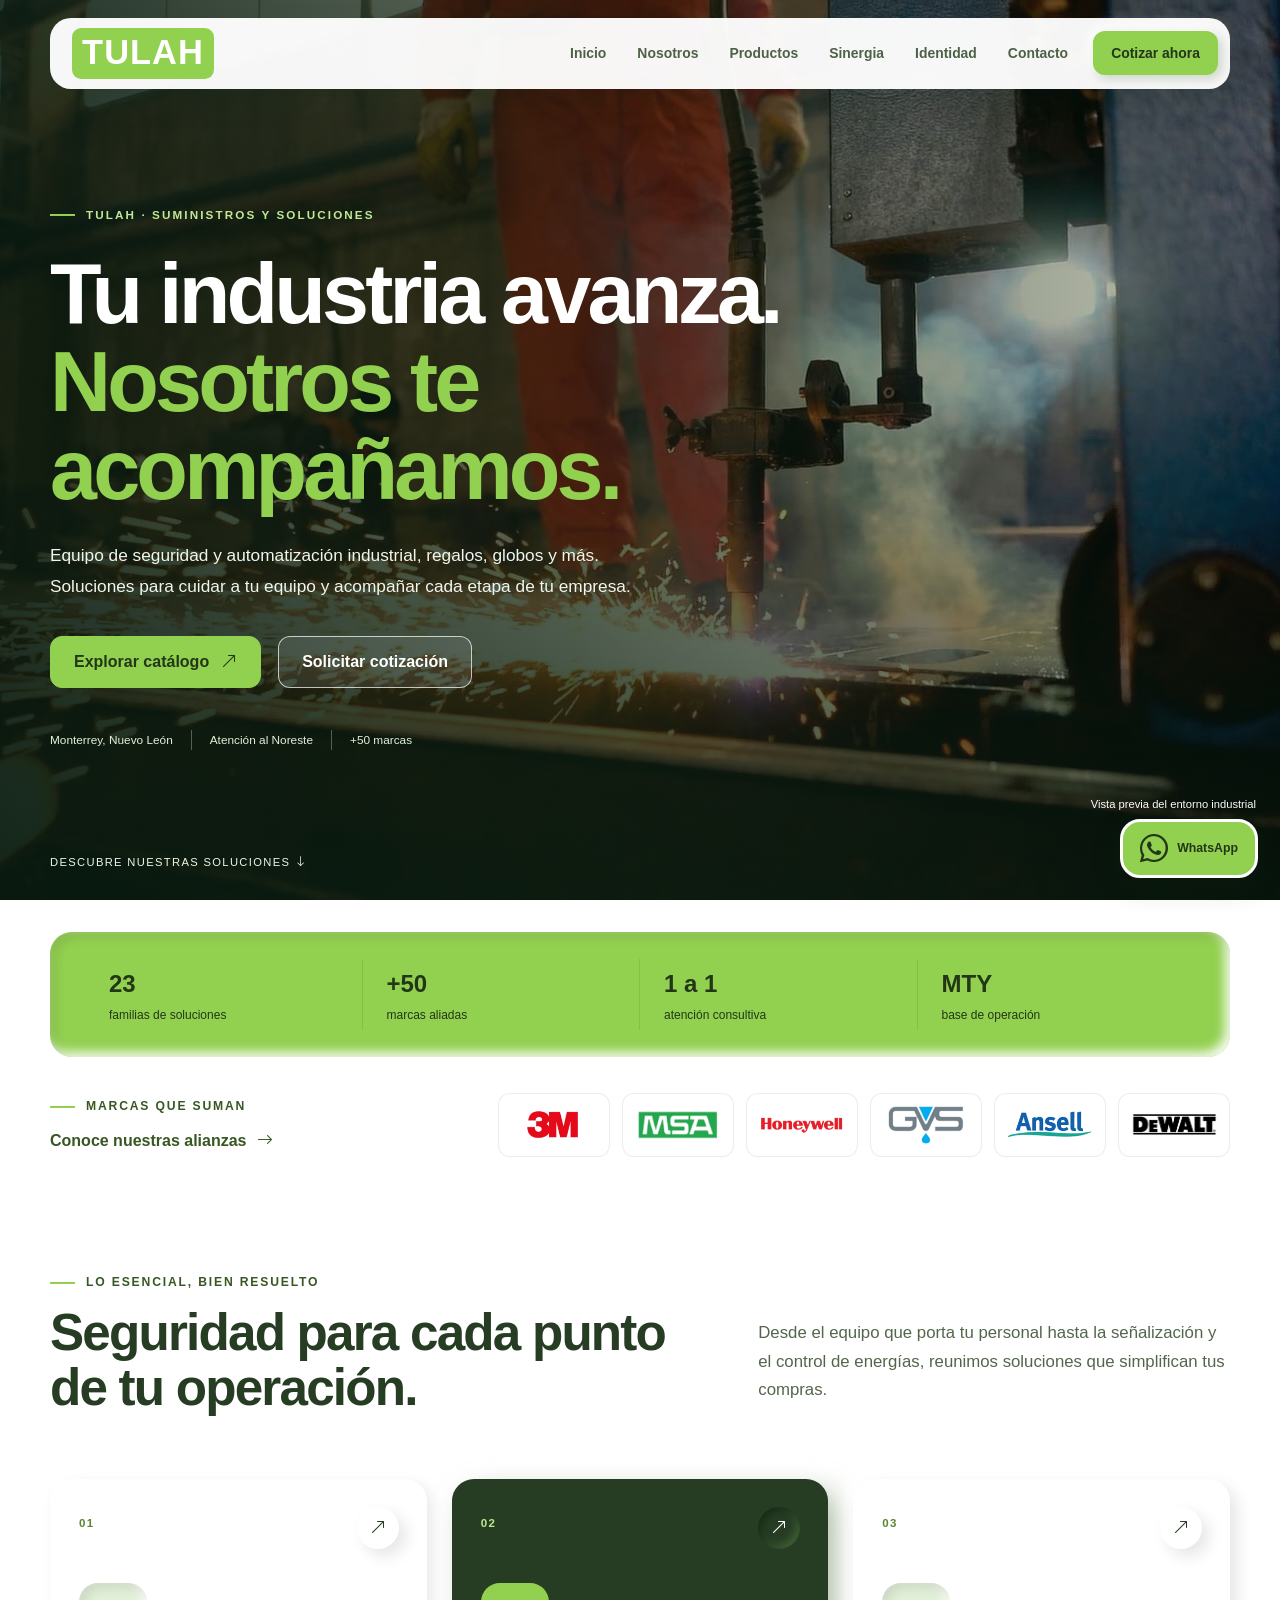
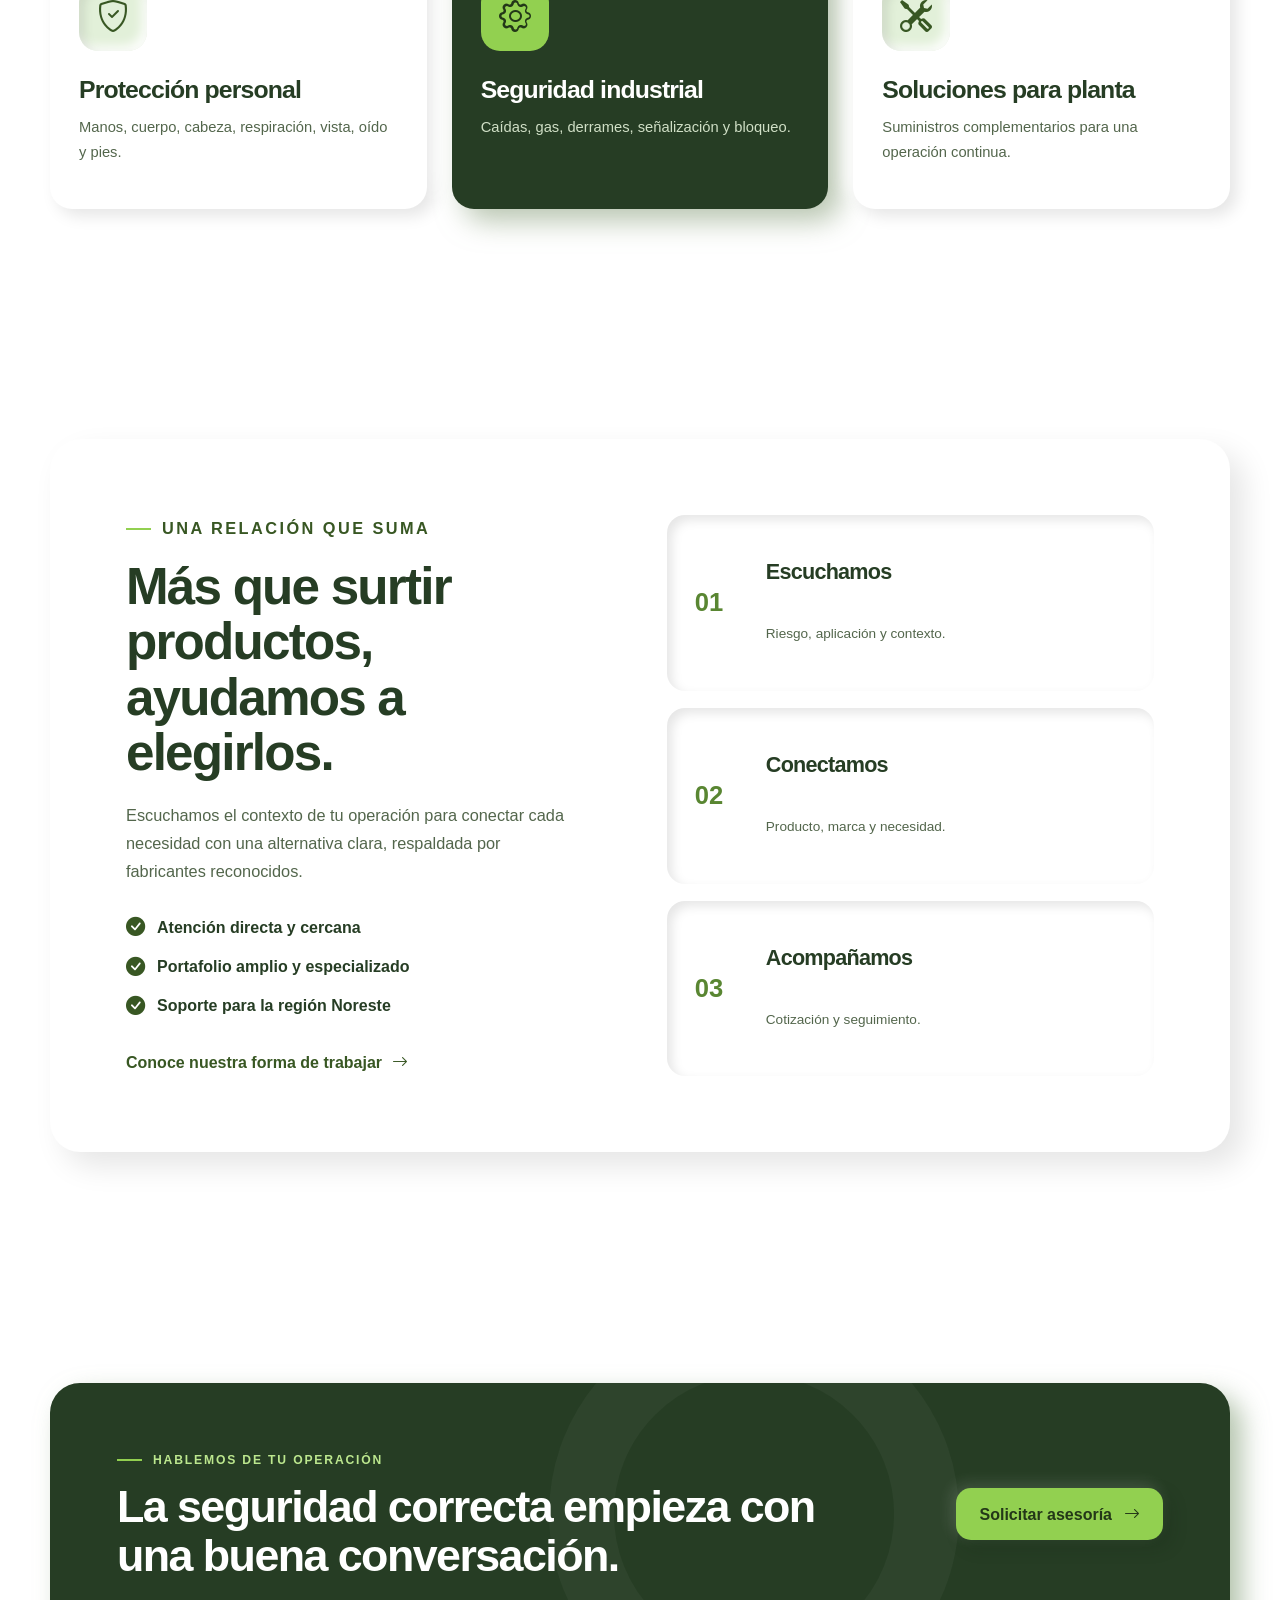
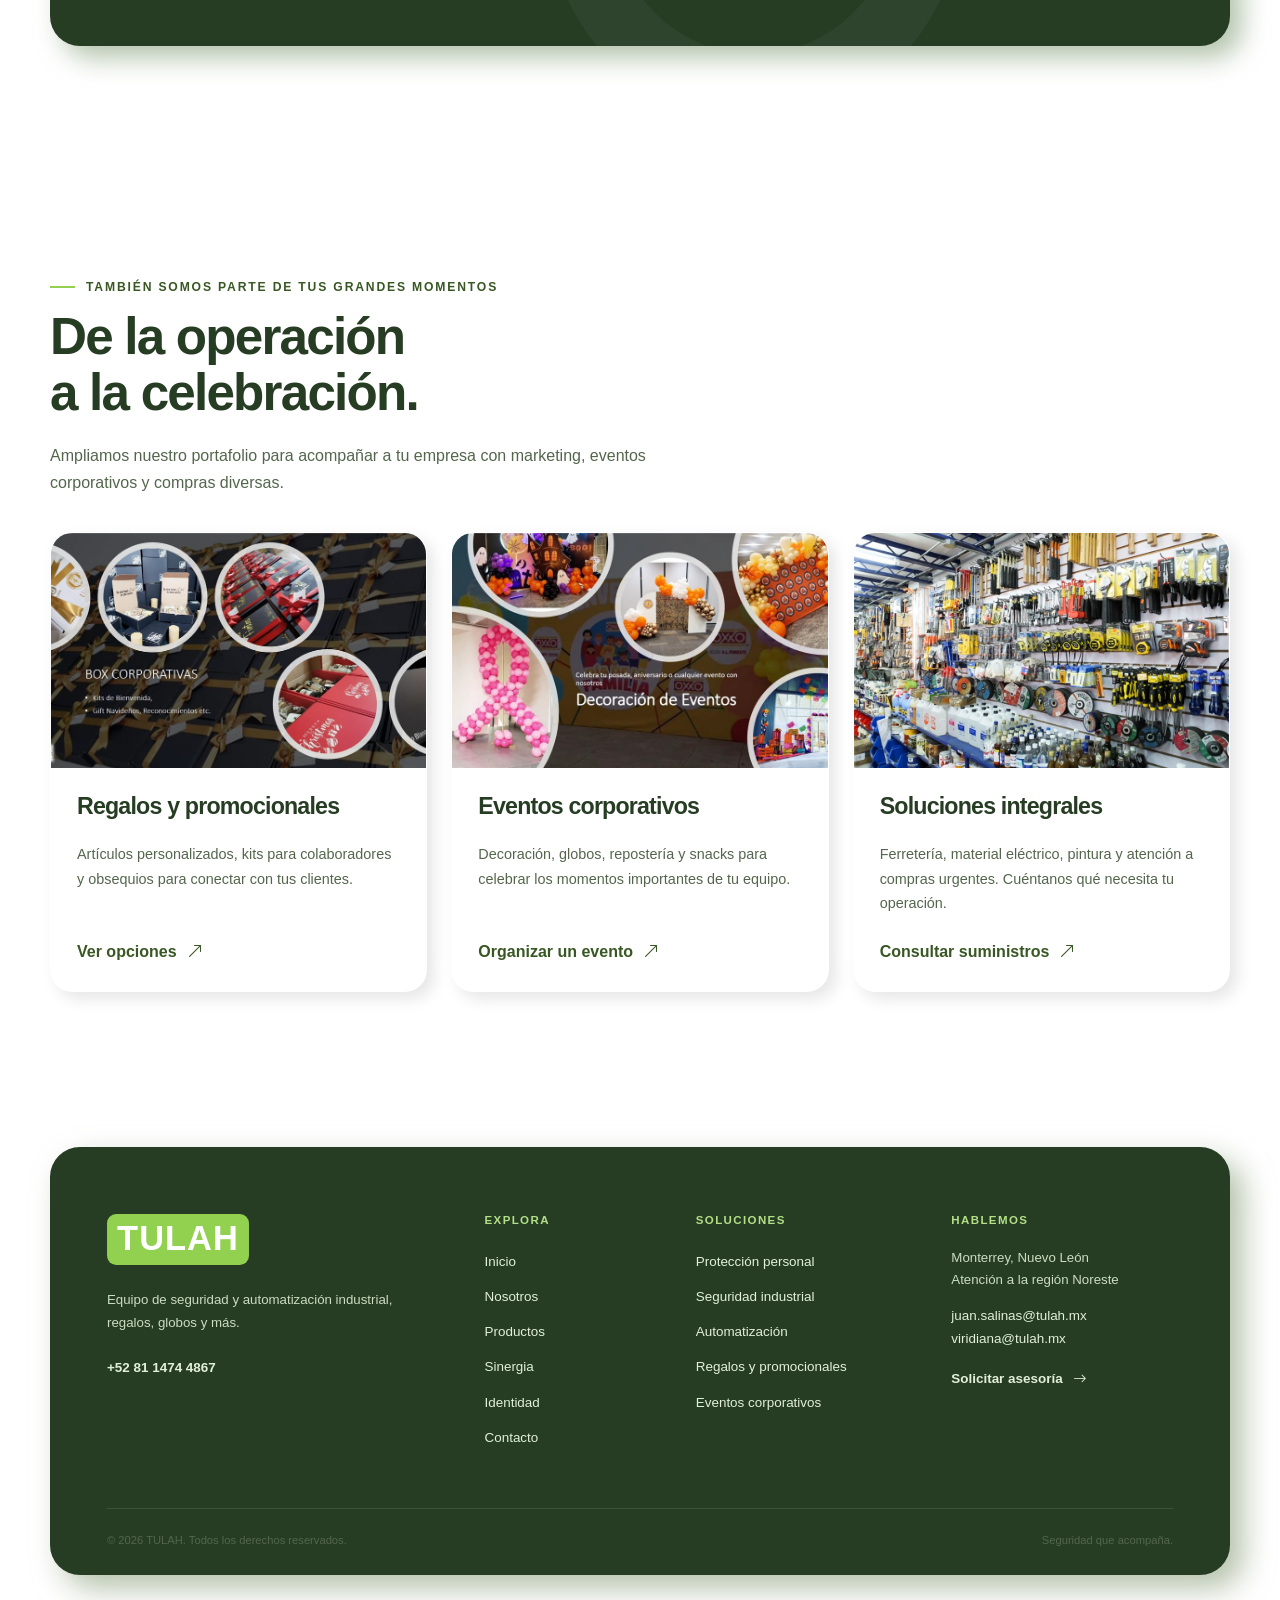
<file: index-blanco.html>
<!doctype html>
<html lang="es" data-theme="neumorphism">
<head>
  <meta charset="utf-8">
  <meta name="viewport" content="width=device-width, initial-scale=1">
  <meta name="description" content="TULAH: equipo de seguridad y automatización industrial, regalos, globos y soluciones integrales. Atención desde Monterrey para el Noreste de México.">
  <meta name="theme-color" content="#92d050">
  <title>TULAH | Seguridad industrial que acompaña</title>
  <link rel="icon" href="assets/logo-tulah.svg" type="image/svg+xml">
  <link rel="stylesheet" href="assets/bootstrap-icons/bootstrap-icons.css"><link rel="stylesheet" href="css/styles.css"><link rel="stylesheet" href="css/brand.css">
  <script defer src="js/data.js"></script><script defer src="js/main.js"></script><script defer src="js/components.js"></script>
  <script defer src="js/hero-video.js"></script>
  <script defer src="js/motion.js"></script>
  <style>
    /* Variante independiente del inicio: index-blanco.html. */
    :root {
      --surface: #ffffff;
      --surface-deep: #eeeeee;
      --surface-soft: #ffffff;
      --shadow-dark: rgba(0, 0, 0, .10);
      --raised-small: 7px 7px 16px var(--shadow-dark), -7px -7px 16px var(--shadow-light);
      --pressed: inset 5px 5px 11px var(--shadow-dark), inset -5px -5px 11px var(--shadow-light);
    }
    body::before { display: none; }
    .home-page .nav-shell { background: rgba(255,255,255,.96); }
    @media (max-width: 860px) {
      .home-page .main-nav { background: var(--surface); }
    }
  </style>
</head>
<body class="home-page">
  <site-navbar></site-navbar>
  <main id="contenido">
    <section class="hero-film" aria-labelledby="hero-title">
      <hero-video>
        <img class="hero-poster" src="assets/hero-poster.jpg" alt="" width="1920" height="1080" fetchpriority="high">
        <video id="hero-background" autoplay muted loop playsinline preload="none" poster="assets/hero-poster.jpg" aria-hidden="true" tabindex="-1">
          <source data-src="assets/hero-industrial.mp4" type="video/mp4">
        </video>
      </hero-video>
      <div class="hero-inner"><div class="hero-copy">
        <p class="eyebrow"><span></span> TULAH · Suministros y soluciones</p>
        <h1 id="hero-title">Tu industria avanza.<br><em>Nosotros te<br>acompañamos.</em></h1>
        <p class="hero-lead">Equipo de seguridad y automatización industrial, regalos, globos y más. Soluciones para cuidar a tu equipo y acompañar cada etapa de tu empresa.</p>
        <div class="button-row"><a class="button" href="productos.html">Explorar catálogo <span aria-hidden="true"><i class="bi bi-arrow-up-right" aria-hidden="true"></i></span></a><a class="button button-secondary" href="contacto.html">Solicitar cotización</a></div>
        <div class="hero-meta"><span>Monterrey, Nuevo León</span><span>Atención al Noreste</span><span>+50 marcas</span></div>
      </div></div>
      <a class="hero-scroll" href="#soluciones">Descubre nuestras soluciones <i class="bi bi-arrow-down" aria-hidden="true"></i></a>
      <button class="video-toggle" type="button" aria-controls="hero-background" hidden>Pausar video</button>
      <p class="video-status" role="status"></p>
    </section>

    <section class="trust-strip section-shell" aria-label="Capacidades de TULAH" data-reveal>
      <div><strong>23</strong><span>familias de soluciones</span></div><div><strong>+50</strong><span>marcas aliadas</span></div><div><strong>1 a 1</strong><span>atención consultiva</span></div><div><strong>MTY</strong><span>base de operación</span></div>
    </section>

    <section class="home-partner-panel section-shell" aria-label="Marcas aliadas">
      <div><p class="eyebrow"><span></span> Marcas que suman</p><a class="text-link" href="sinergia.html">Conoce nuestras alianzas <i class="bi bi-arrow-right" aria-hidden="true"></i></a></div>
      <div class="brand-line"><span class="brand-badge"><img src="assets/marcas/3M.png" alt="3M" width="130" height="80" loading="lazy" decoding="async"></span><span class="brand-badge"><img src="assets/marcas/MSA.png" alt="MSA" width="119" height="52" loading="lazy" decoding="async"></span><span class="brand-badge"><img src="assets/marcas/Honeywell.png" alt="Honeywell" width="166" height="49" loading="lazy" decoding="async"></span><span class="brand-badge"><img src="assets/marcas/GVS.png" alt="GVS" width="152" height="75" loading="lazy" decoding="async"></span><span class="brand-badge"><img src="assets/marcas/Ansell.png" alt="Ansell" width="176" height="77" loading="lazy" decoding="async"></span><span class="brand-badge"><img src="assets/marcas/DeWalt.png" alt="DeWalt" width="183" height="60" loading="lazy" decoding="async"></span></div>
    </section>

    <section class="section section-shell" id="soluciones">
      <div class="section-heading split-heading" data-reveal><div><p class="eyebrow"><span></span> Lo esencial, bien resuelto</p><h2>Seguridad para cada punto de tu operación.</h2></div><p>Desde el equipo que porta tu personal hasta la señalización y el control de energías, reunimos soluciones que simplifican tus compras.</p></div>
      <div class="category-grid">
        <a class="category-card" href="productos.html?q=proteccion" data-reveal><span class="category-number">01</span><div class="category-symbol"><i class="bi bi-shield-check" aria-hidden="true"></i></div><h3>Protección personal</h3><p>Manos, cuerpo, cabeza, respiración, vista, oído y pies.</p><span class="card-arrow" aria-hidden="true"><i class="bi bi-arrow-up-right" aria-hidden="true"></i></span></a>
        <a class="category-card featured" href="productos.html?q=seguridad" data-reveal><span class="category-number">02</span><div class="category-symbol"><i class="bi bi-gear" aria-hidden="true"></i></div><h3>Seguridad industrial</h3><p>Caídas, gas, derrames, señalización y bloqueo.</p><span class="card-arrow" aria-hidden="true"><i class="bi bi-arrow-up-right" aria-hidden="true"></i></span></a>
        <a class="category-card" href="productos.html?q=soluciones" data-reveal><span class="category-number">03</span><div class="category-symbol"><i class="bi bi-tools" aria-hidden="true"></i></div><h3>Soluciones para planta</h3><p>Suministros complementarios para una operación continua.</p><span class="card-arrow" aria-hidden="true"><i class="bi bi-arrow-up-right" aria-hidden="true"></i></span></a>
      </div>
    </section>

    <section class="section section-shell">
      <div class="feature-panel neu-panel" data-reveal>
        <div class="feature-copy"><p class="eyebrow"><span></span> Una relación que suma</p><h2>Más que surtir productos, ayudamos a elegirlos.</h2><p>Escuchamos el contexto de tu operación para conectar cada necesidad con una alternativa clara, respaldada por fabricantes reconocidos.</p><ul class="check-list"><li><i class="bi bi-check-circle-fill" aria-hidden="true"></i>Atención directa y cercana</li><li><i class="bi bi-check-circle-fill" aria-hidden="true"></i>Portafolio amplio y especializado</li><li><i class="bi bi-check-circle-fill" aria-hidden="true"></i>Soporte para la región Noreste</li></ul><a class="text-link" href="nosotros.html">Conoce nuestra forma de trabajar <span aria-hidden="true"><i class="bi bi-arrow-right" aria-hidden="true"></i></span></a></div>
        <div class="feature-steps"><div><span>01</span><h3>Escuchamos</h3><p>Riesgo, aplicación y contexto.</p></div><div><span>02</span><h3>Conectamos</h3><p>Producto, marca y necesidad.</p></div><div><span>03</span><h3>Acompañamos</h3><p>Cotización y seguimiento.</p></div></div>
      </div>
    </section>

    <section class="section section-shell"><div class="cta-panel" data-reveal><div><p class="eyebrow light"><span></span> Hablemos de tu operación</p><h2>La seguridad correcta empieza con una buena conversación.</h2></div><a class="button button-light" href="contacto.html">Solicitar asesoría <span aria-hidden="true"><i class="bi bi-arrow-right" aria-hidden="true"></i></span></a></div></section>
      <section class="section section-shell" aria-labelledby="servicios-title">
      <div class="services-heading"><p class="eyebrow"><span></span> También somos parte de tus grandes momentos</p><h2 id="servicios-title">De la operación<br>a la celebración.</h2><p>Ampliamos nuestro portafolio para acompañar a tu empresa con marketing, eventos corporativos y compras diversas.</p></div>
      <div class="service-grid">
        <article class="service-card"><img src="assets/corporativos.jpg" alt="Selección de regalos y kits corporativos del catálogo TULAH" width="900" height="600" loading="lazy"><div><h3>Regalos y promocionales</h3><p>Artículos personalizados, kits para colaboradores y obsequios para conectar con tus clientes.</p><a class="text-link" href="productos.html?q=promocionales">Ver opciones <span aria-hidden="true"><i class="bi bi-arrow-up-right" aria-hidden="true"></i></span></a></div></article>
        <article class="service-card"><img src="assets/eventos.jpg" alt="Decoración con globos y ambientación de eventos del catálogo TULAH" width="900" height="600" loading="lazy"><div><h3>Eventos corporativos</h3><p>Decoración, globos, repostería y snacks para celebrar los momentos importantes de tu equipo.</p><a class="text-link" href="productos.html?q=eventos">Organizar un evento <span aria-hidden="true"><i class="bi bi-arrow-up-right" aria-hidden="true"></i></span></a></div></article>
        <article class="service-card"><img src="assets/ferreteria.jpg" alt="Suministros y herramientas de ferretería del catálogo TULAH" width="900" height="600" loading="lazy"><div><h3>Soluciones integrales</h3><p>Ferretería, material eléctrico, pintura y atención a compras urgentes. Cuéntanos qué necesita tu operación.</p><a class="text-link" href="productos.html?q=integrales">Consultar suministros <span aria-hidden="true"><i class="bi bi-arrow-up-right" aria-hidden="true"></i></span></a></div></article>
      </div>
    </section>
  </main>
  <site-footer></site-footer><whatsapp-float></whatsapp-float>
</body>
</html>
</file>
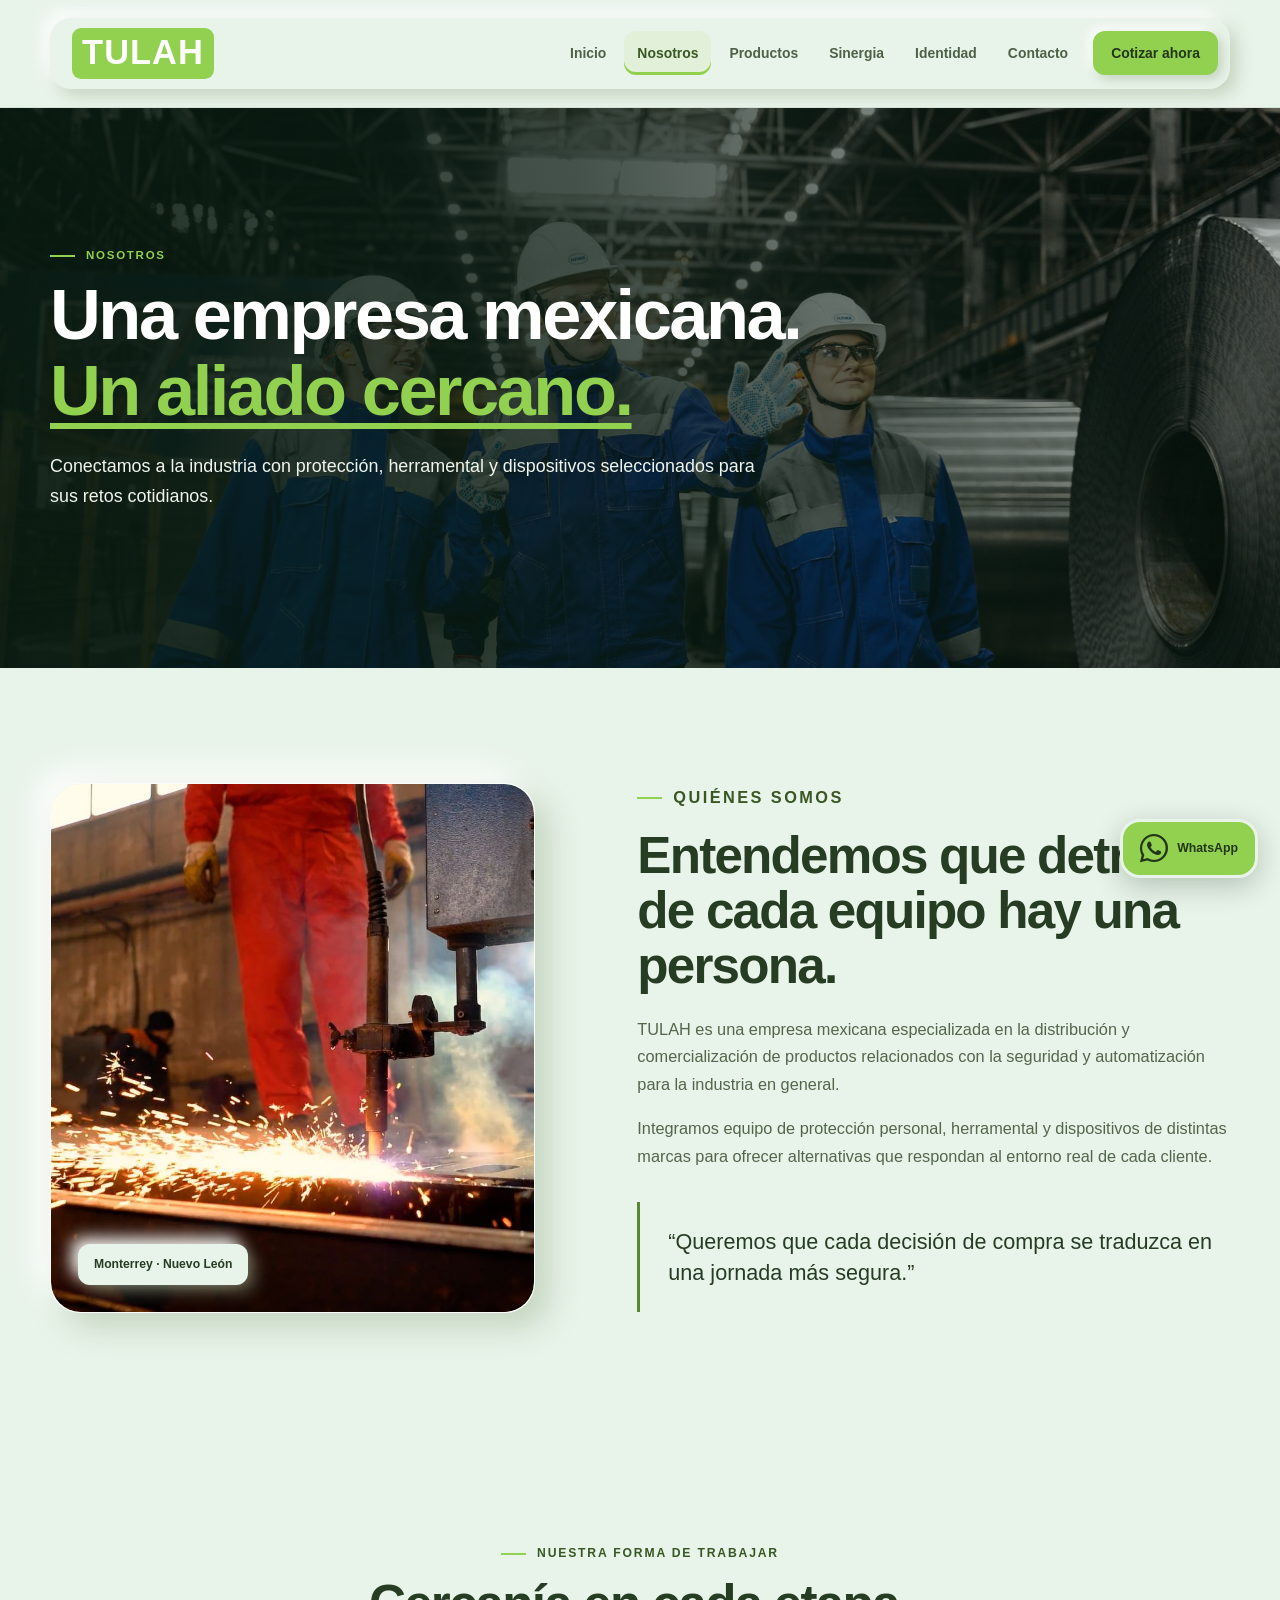
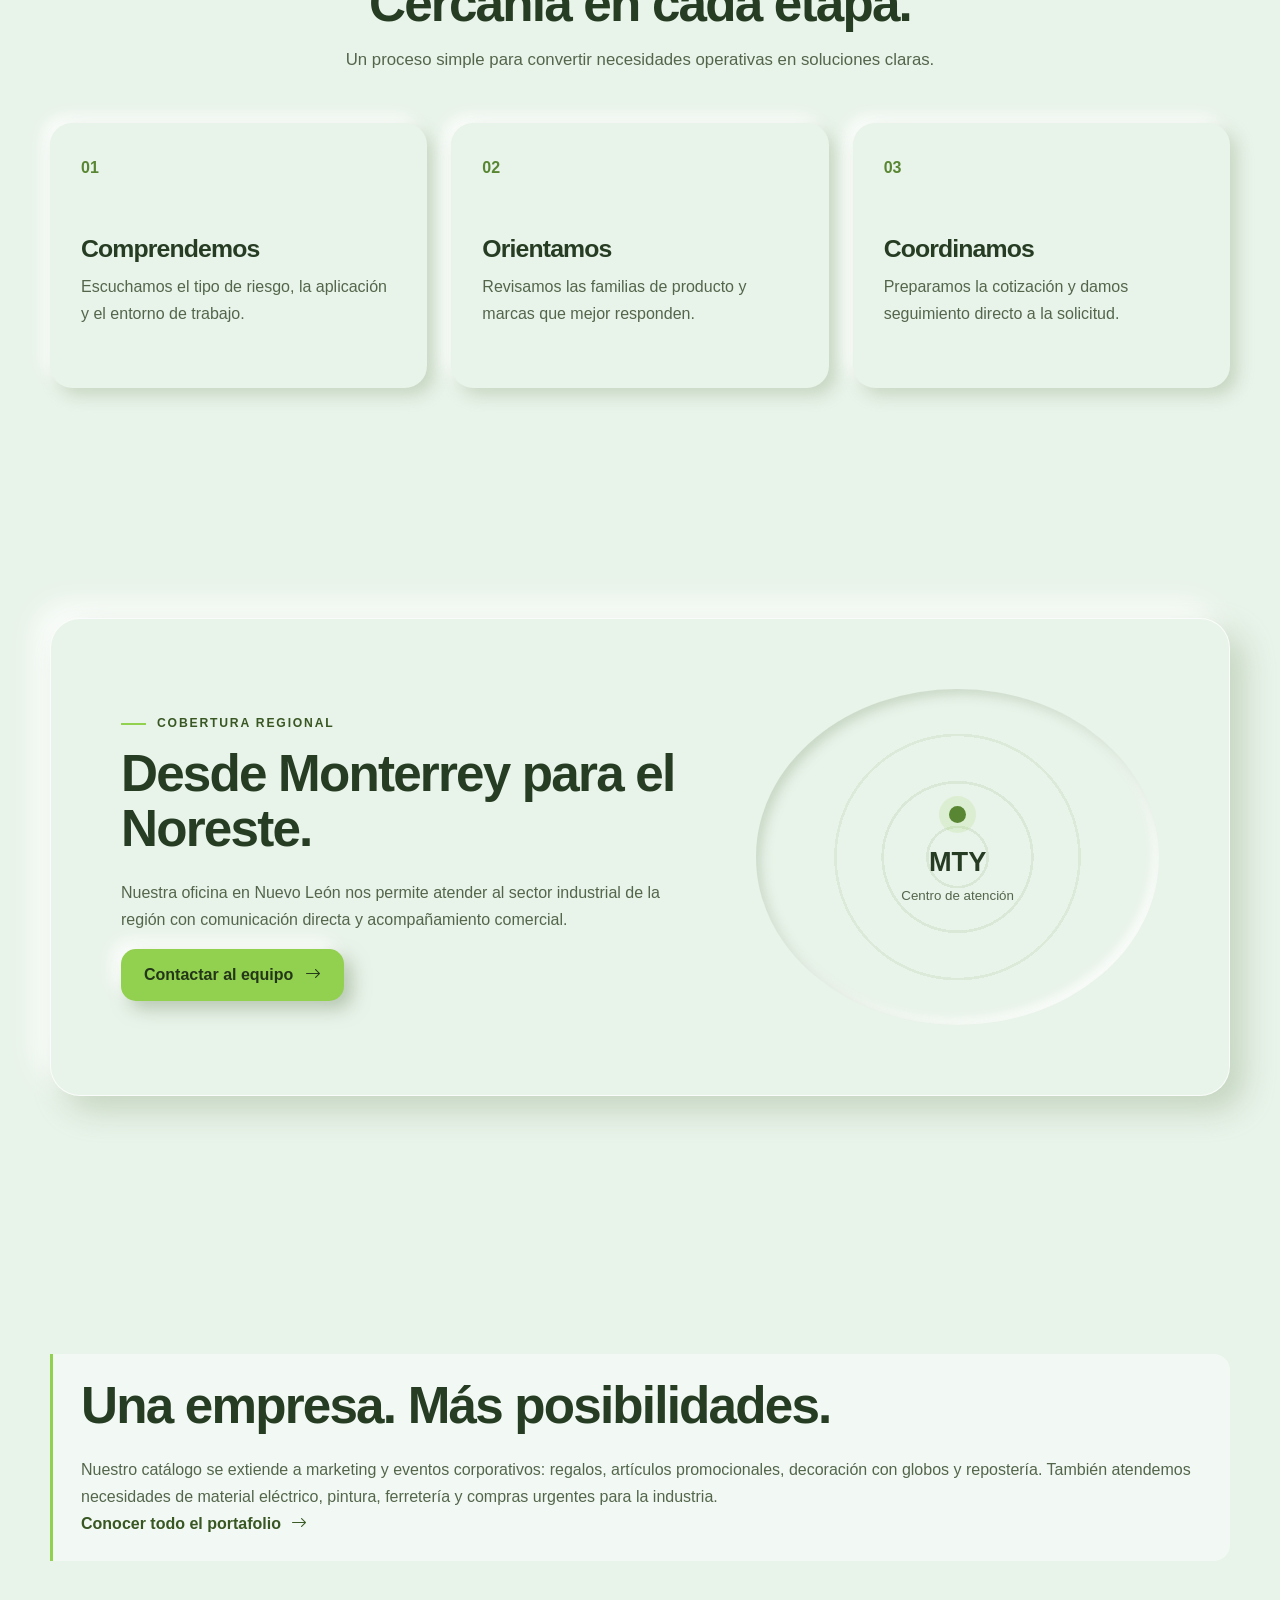
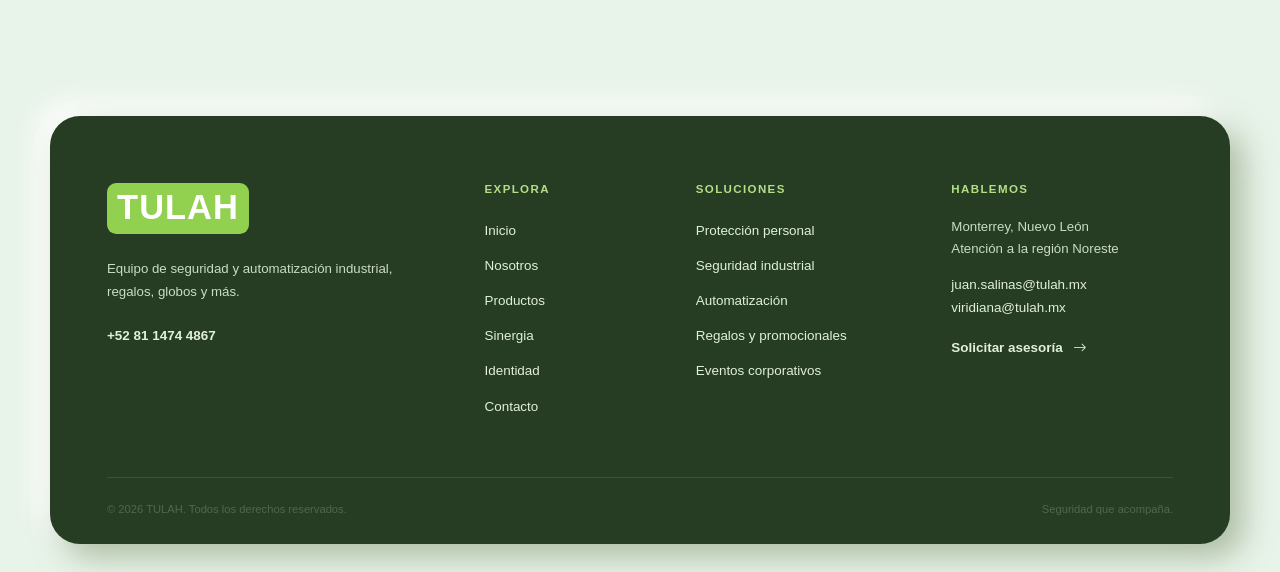
<file: nosotros.html>
<!doctype html>
<html lang="es" data-theme="neumorphism">
<head>
  <meta charset="utf-8"><meta name="viewport" content="width=device-width, initial-scale=1">
  <meta name="description" content="Conoce a TULAH, empresa mexicana especializada en seguridad industrial con atención desde Monterrey para el Noreste de México."><meta name="theme-color" content="#92d050">
  <title>Nosotros | TULAH</title><link rel="icon" href="assets/logo-tulah.svg" type="image/svg+xml"><link rel="stylesheet" href="assets/bootstrap-icons/bootstrap-icons.css"><link rel="stylesheet" href="css/styles.css"><link rel="stylesheet" href="css/brand.css">
  <script defer src="js/data.js"></script><script defer src="js/main.js"></script><script defer src="js/components.js"></script>
  <script defer src="js/motion.js"></script>
</head>
<body>
  <site-navbar></site-navbar>
  <main id="contenido">
    <section class="page-hero page-hero-photo section-shell"><div data-reveal><p class="eyebrow"><span></span> Nosotros</p><h1>Una empresa mexicana.<br><em>Un aliado cercano.</em></h1><p>Conectamos a la industria con protección, herramental y dispositivos seleccionados para sus retos cotidianos.</p></div><img class="page-hero-background" src="assets/heroes/fotos/nosotros.jpg" alt="" fetchpriority="high" decoding="async"></section>
    <section class="section section-shell story-grid">
      <div class="story-visual neu-panel" data-reveal><img src="assets/hero-poster.jpg" alt="Imagen de muestra de trabajo de soldadura en un entorno industrial" width="620" height="560"><span class="story-label">Monterrey · Nuevo León</span></div>
      <div class="story-copy" data-reveal><p class="eyebrow"><span></span> Quiénes somos</p><h2>Entendemos que detrás de cada equipo hay una persona.</h2><p>TULAH es una empresa mexicana especializada en la distribución y comercialización de productos relacionados con la seguridad y automatización para la industria en general.</p><p>Integramos equipo de protección personal, herramental y dispositivos de distintas marcas para ofrecer alternativas que respondan al entorno real de cada cliente.</p><blockquote>“Queremos que cada decisión de compra se traduzca en una jornada más segura.”</blockquote></div>
    </section>
    <section class="section section-shell"><div class="section-heading centered" data-reveal><p class="eyebrow"><span></span> Nuestra forma de trabajar</p><h2>Cercanía en cada etapa.</h2><p>Un proceso simple para convertir necesidades operativas en soluciones claras.</p></div><div class="process-grid"><article class="process-card" data-reveal><span>01</span><h3>Comprendemos</h3><p>Escuchamos el tipo de riesgo, la aplicación y el entorno de trabajo.</p></article><article class="process-card" data-reveal><span>02</span><h3>Orientamos</h3><p>Revisamos las familias de producto y marcas que mejor responden.</p></article><article class="process-card" data-reveal><span>03</span><h3>Coordinamos</h3><p>Preparamos la cotización y damos seguimiento directo a la solicitud.</p></article></div></section>
    <section class="section section-shell"><div class="coverage-panel neu-panel" data-reveal><div><p class="eyebrow"><span></span> Cobertura regional</p><h2>Desde Monterrey para el Noreste.</h2><p>Nuestra oficina en Nuevo León nos permite atender al sector industrial de la región con comunicación directa y acompañamiento comercial.</p><a class="button" href="contacto.html">Contactar al equipo <span aria-hidden="true"><i class="bi bi-arrow-right" aria-hidden="true"></i></span></a></div><div class="coverage-map" aria-label="Cobertura en el Noreste de México"><span class="map-dot"></span><strong>MTY</strong><small>Centro de atención</small></div></div></section>
  <section class="section section-shell"><div class="portfolio-note"><h2>Una empresa. Más posibilidades.</h2><p>Nuestro catálogo se extiende a marketing y eventos corporativos: regalos, artículos promocionales, decoración con globos y repostería. También atendemos necesidades de material eléctrico, pintura, ferretería y compras urgentes para la industria.</p><a class="text-link" href="productos.html">Conocer todo el portafolio <i class="bi bi-arrow-right" aria-hidden="true"></i></a></div></section></main>
  <site-footer></site-footer><whatsapp-float></whatsapp-float>
</body>
</html>
</file>
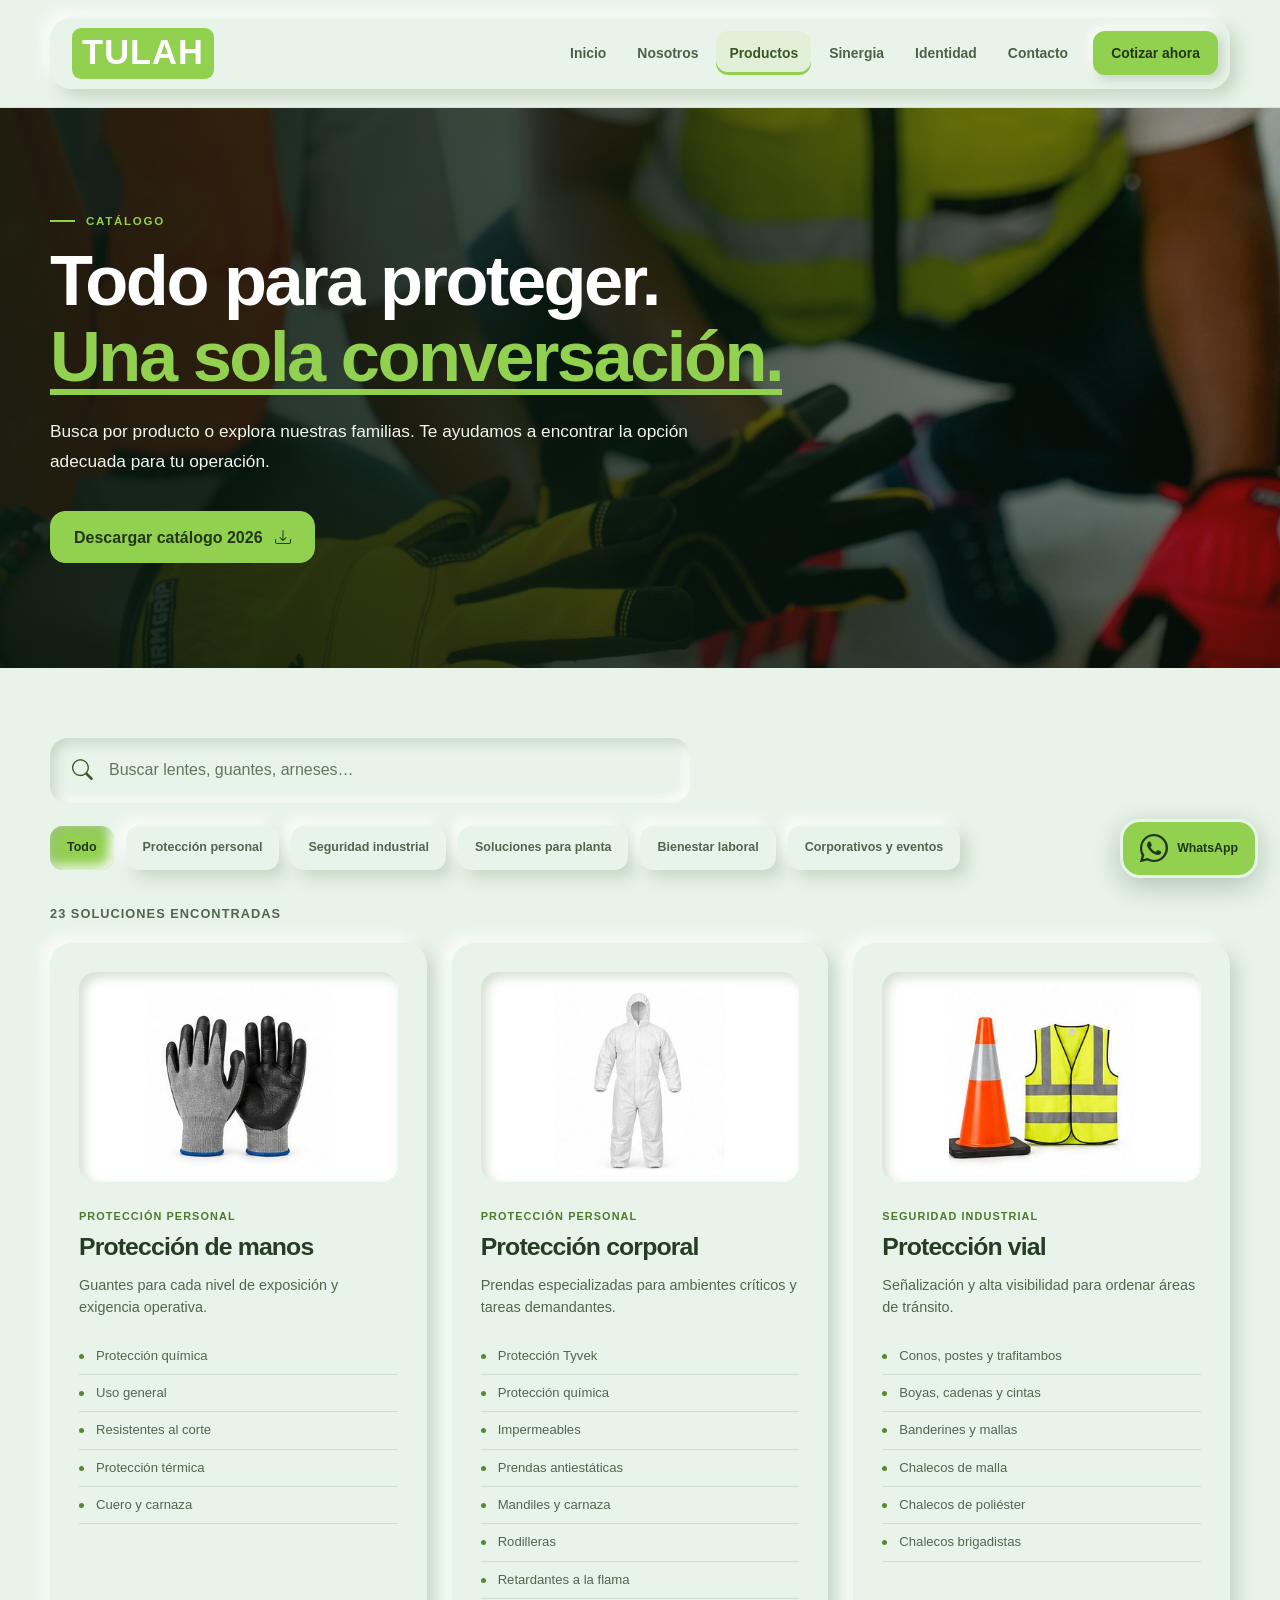
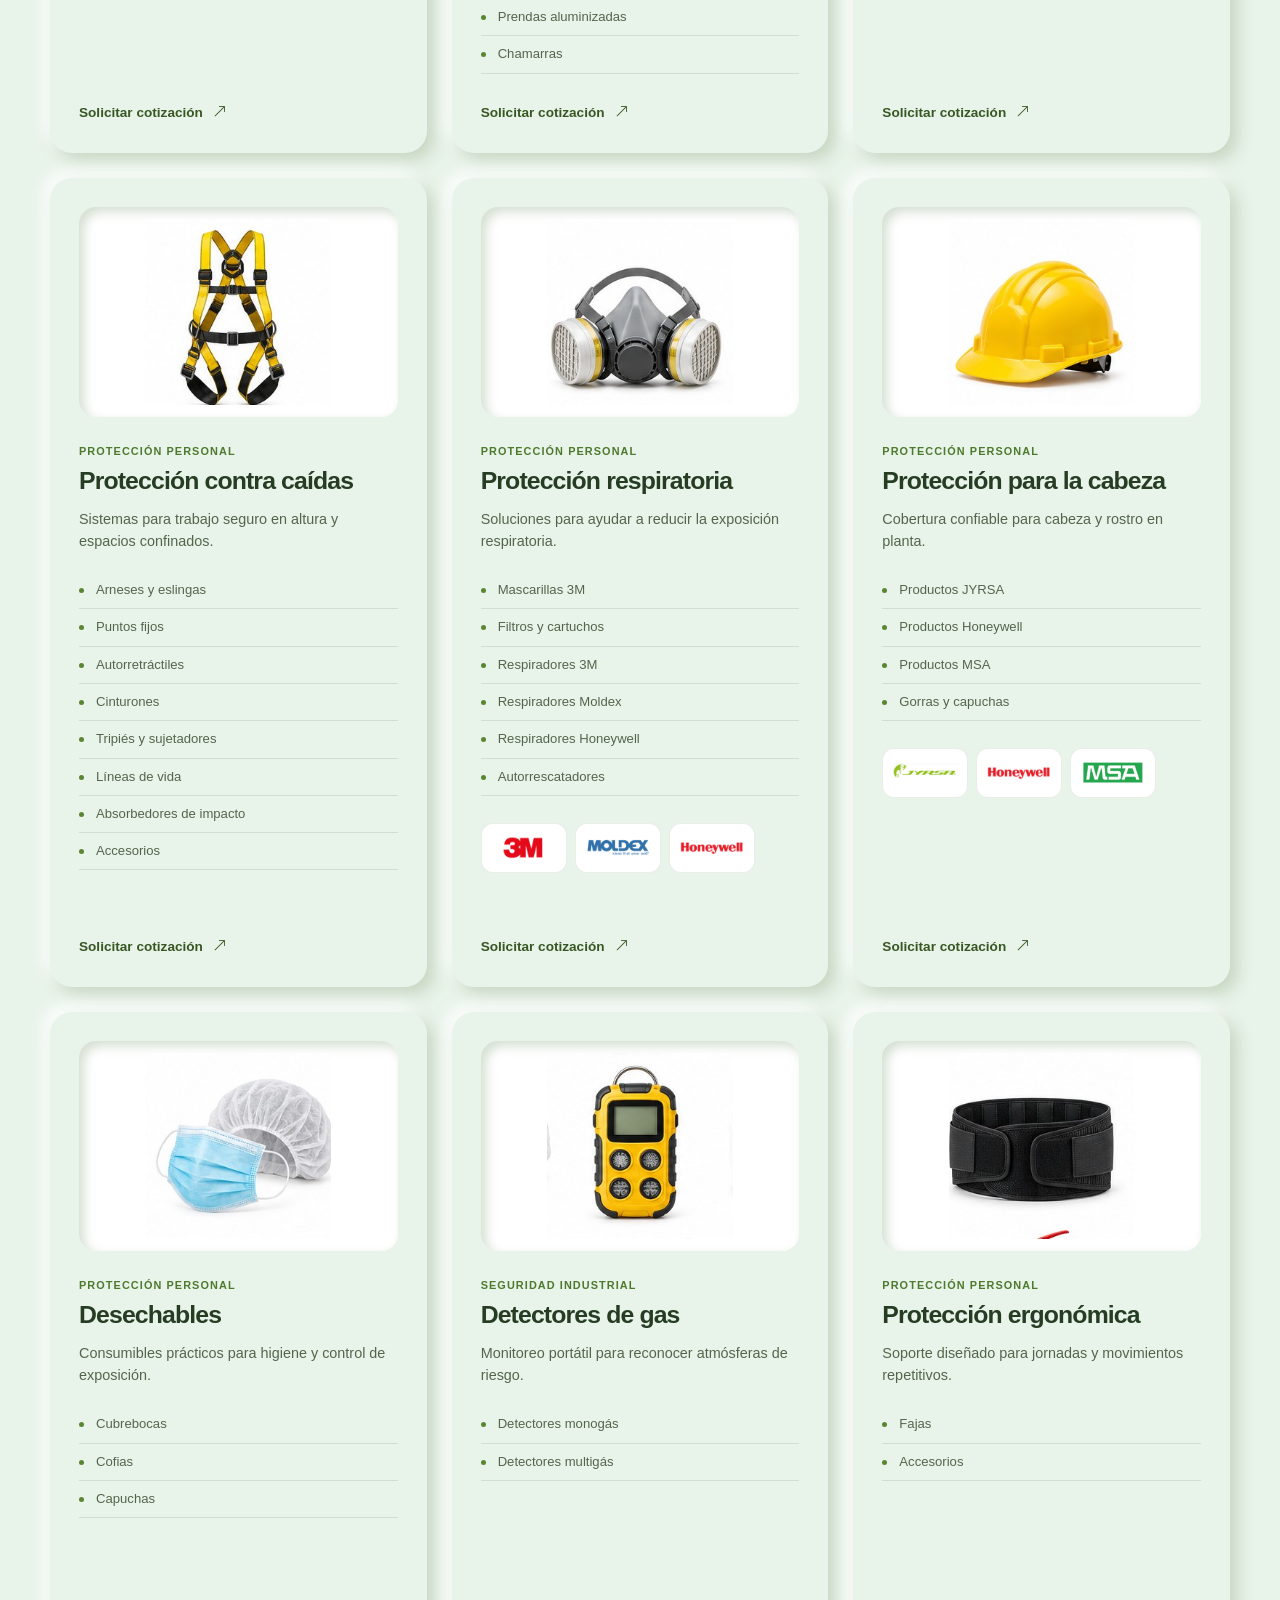
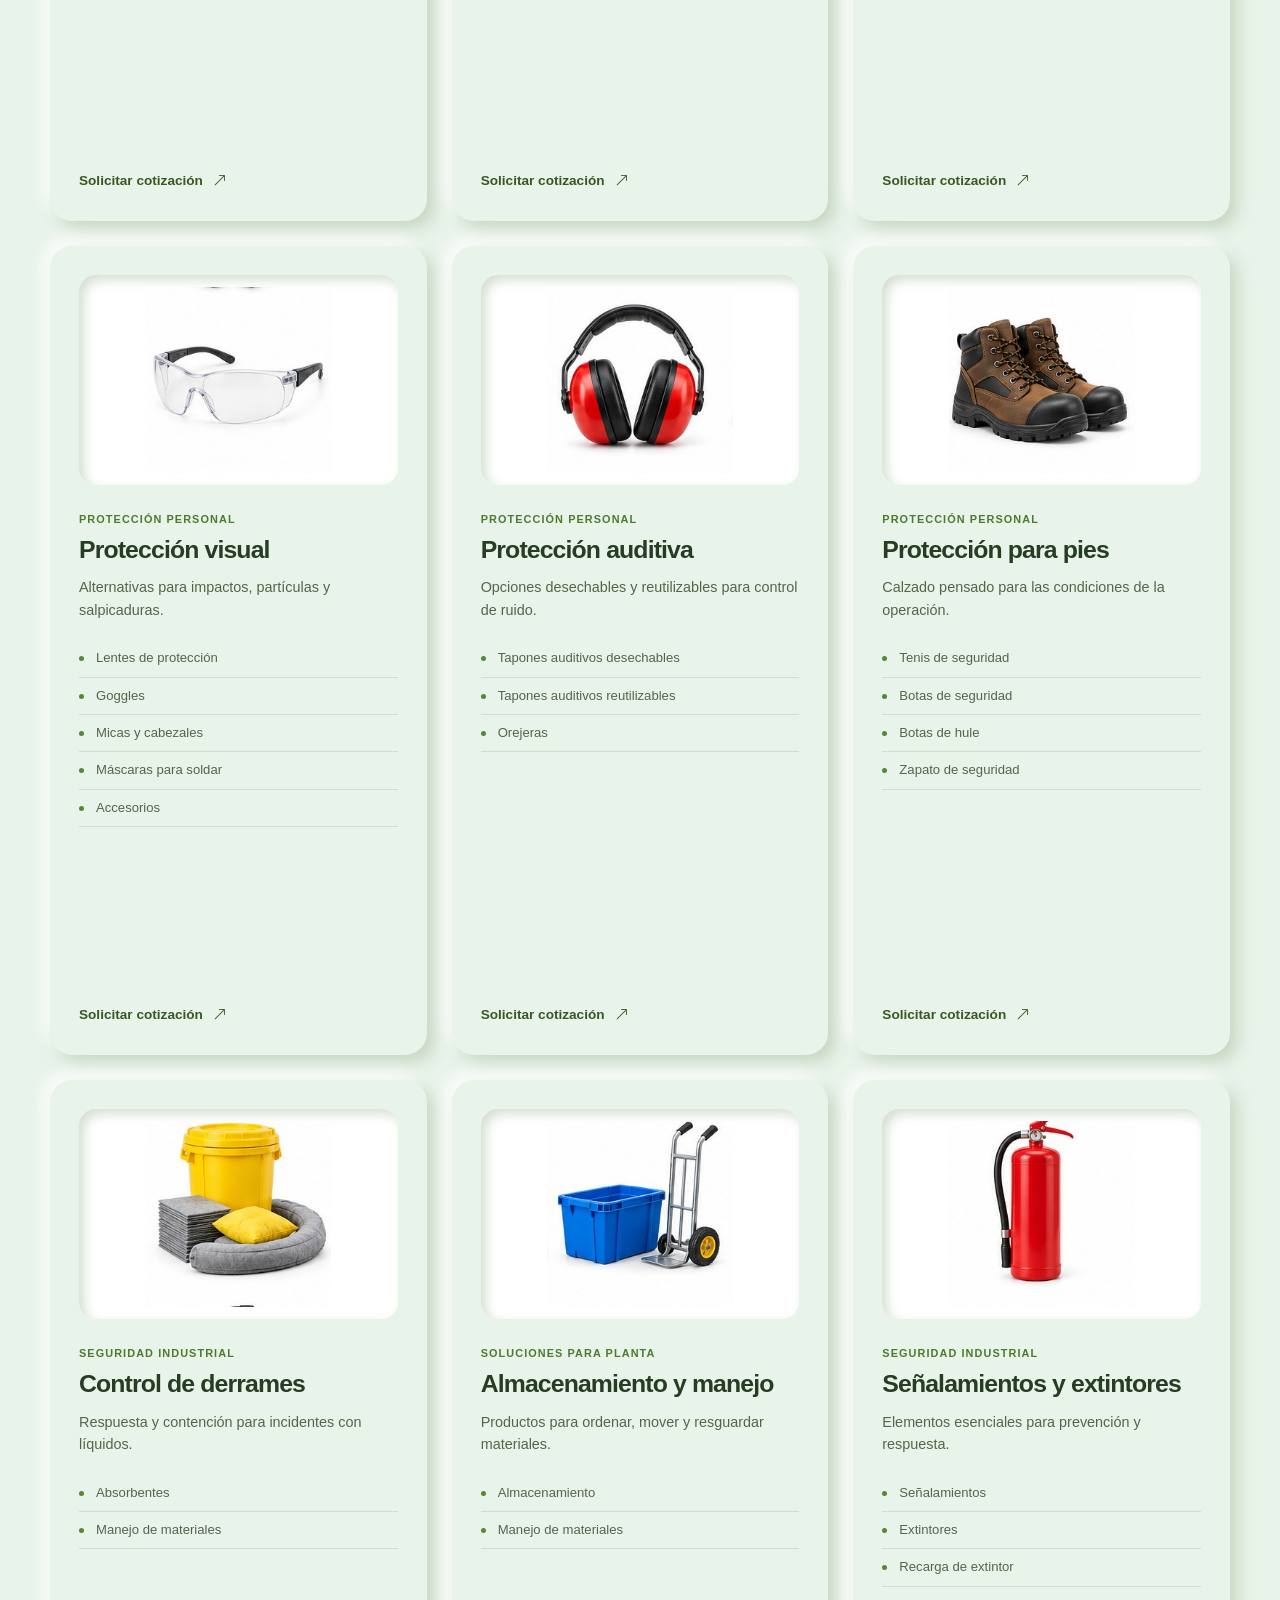
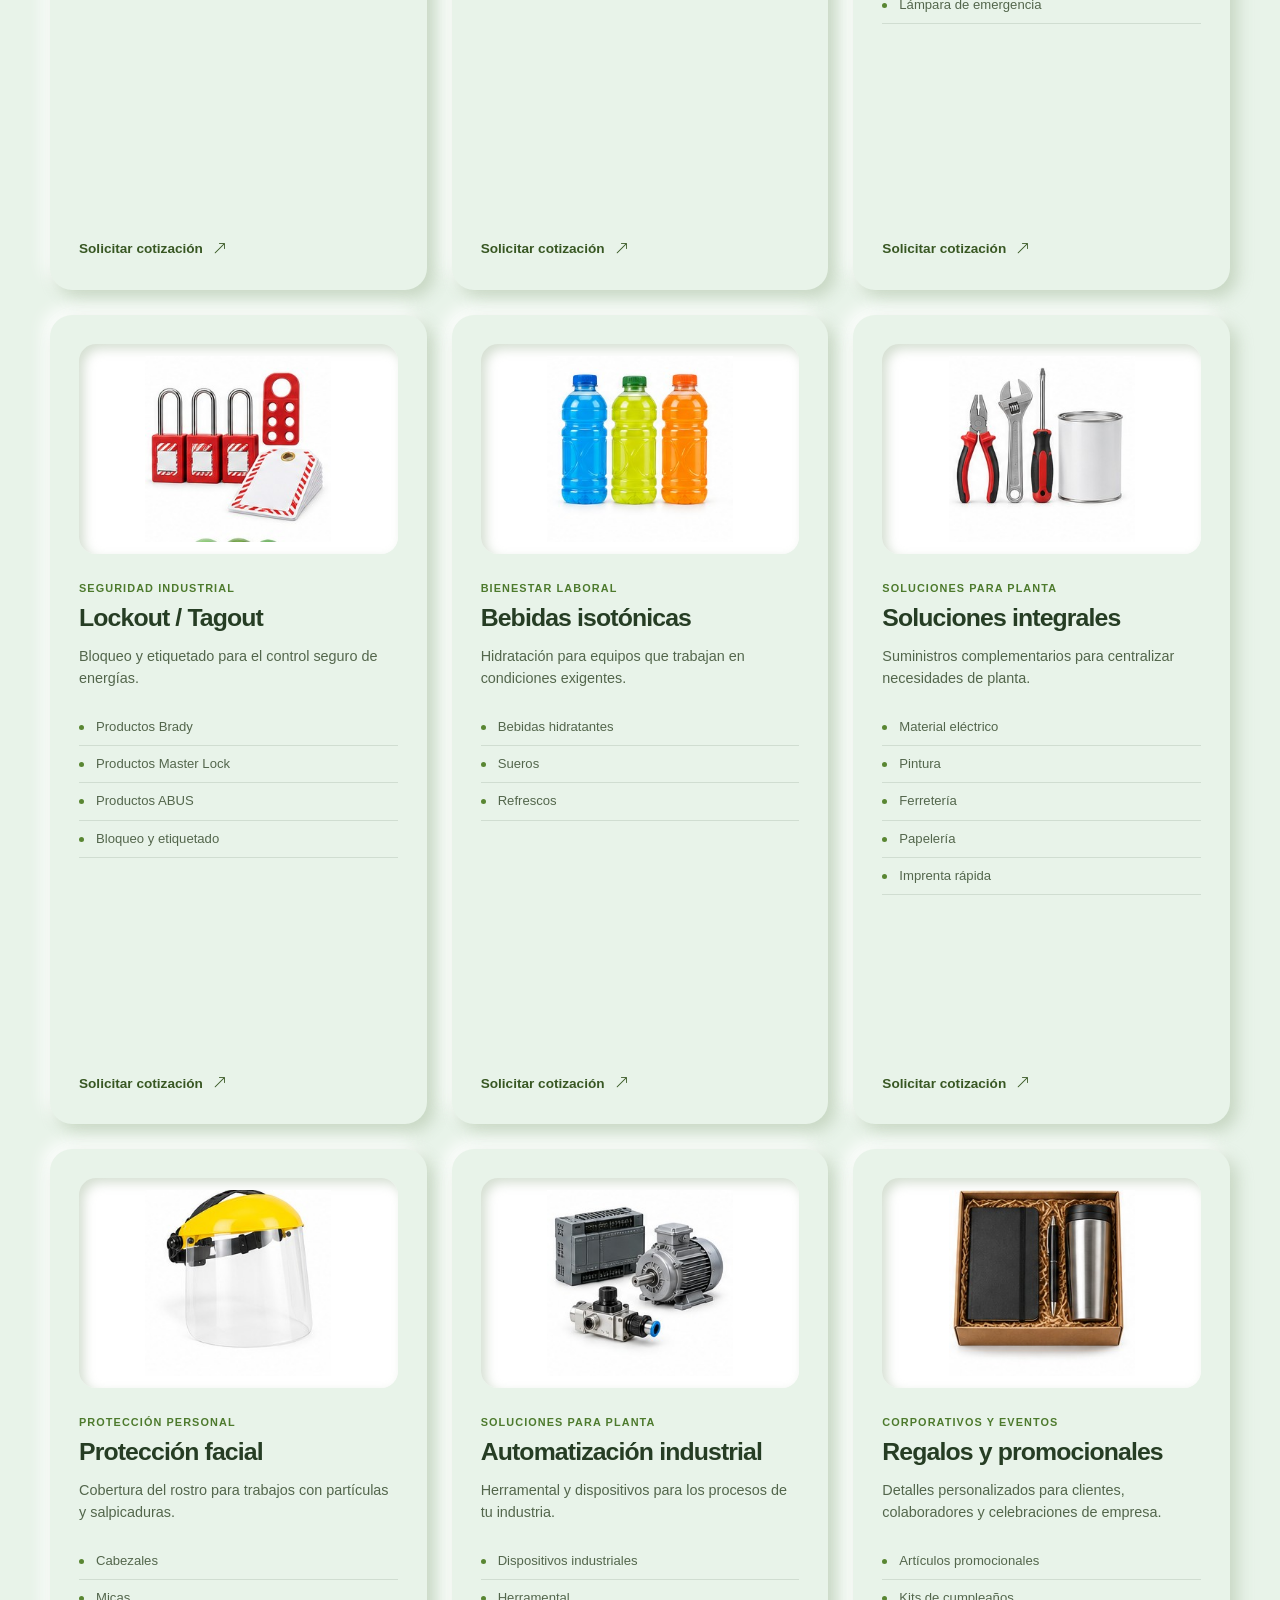
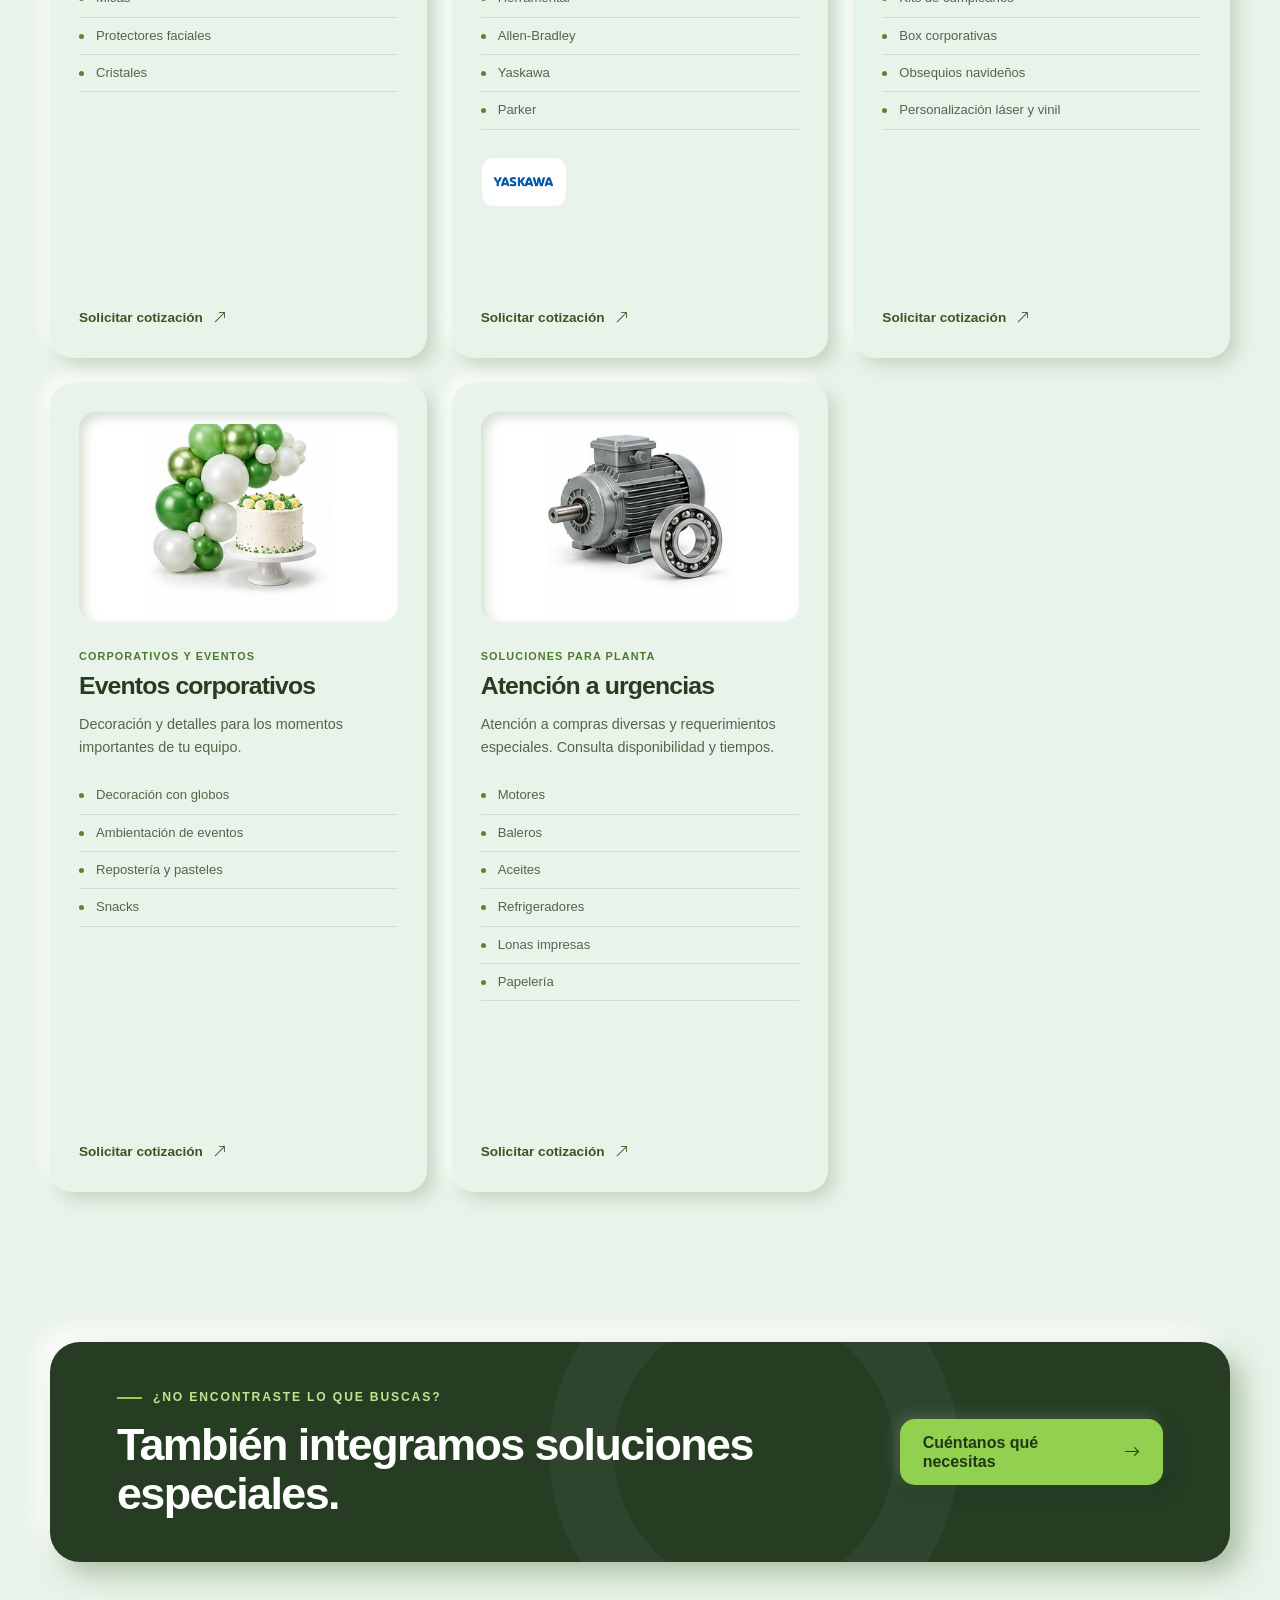
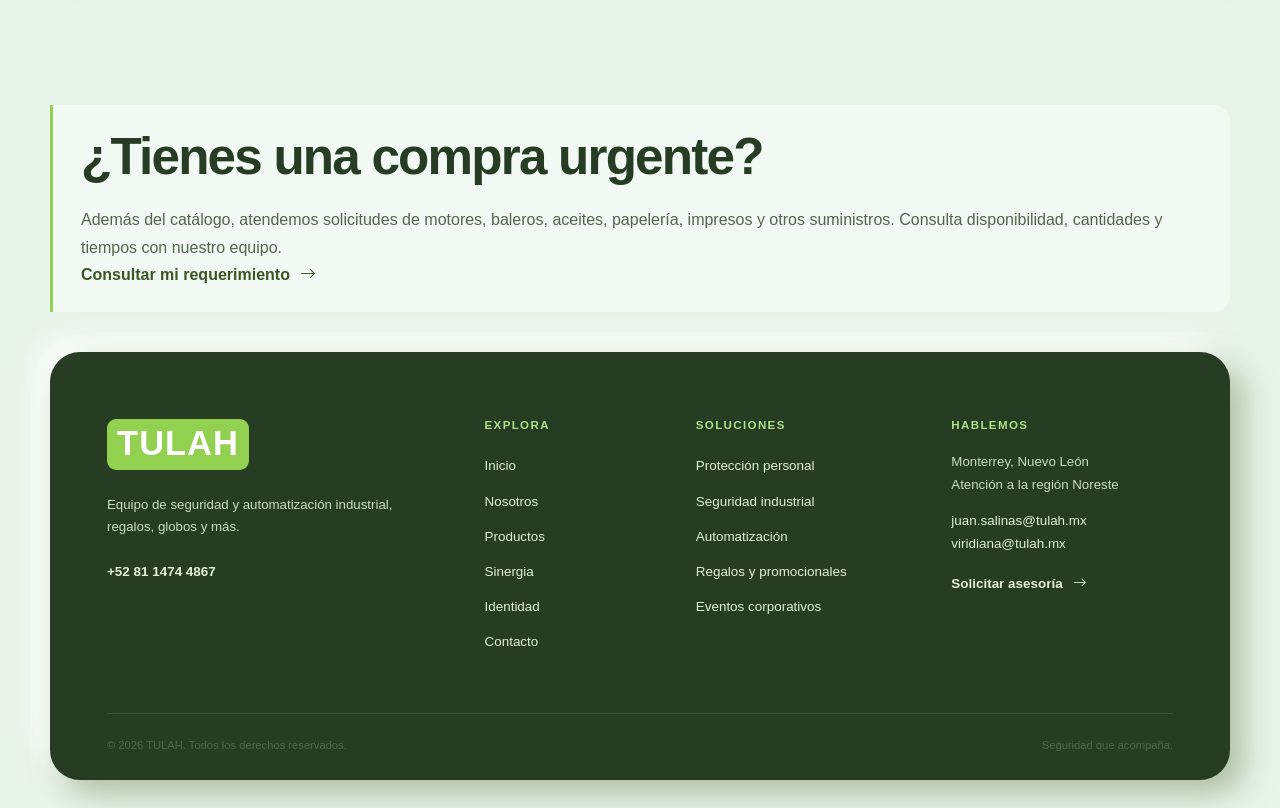
<file: productos.html>
<!doctype html>
<html lang="es" data-theme="neumorphism">
<head>
  <meta charset="utf-8"><meta name="viewport" content="width=device-width, initial-scale=1">
  <meta name="description" content="Explora el catálogo de equipo de protección personal y seguridad industrial de TULAH."><meta name="theme-color" content="#92d050">
  <title>Productos y soluciones | TULAH</title><link rel="icon" href="assets/logo-tulah.svg" type="image/svg+xml"><link rel="stylesheet" href="assets/bootstrap-icons/bootstrap-icons.css"><link rel="stylesheet" href="css/styles.css"><link rel="stylesheet" href="css/brand.css">
  <script defer src="js/data.js"></script><script defer src="js/main.js"></script><script defer src="js/components.js"></script>
  <script defer src="js/motion.js"></script>
</head>
<body>
  <site-navbar></site-navbar>
  <main id="contenido">
    <section class="page-hero page-hero-photo catalog-hero section-shell"><div data-reveal><p class="eyebrow"><span></span> Catálogo</p><h1>Todo para proteger.<br><em>Una sola conversación.</em></h1><p>Busca por producto o explora nuestras familias. Te ayudamos a encontrar la opción adecuada para tu operación.</p><div class="button-row"><a class="button button-secondary" href="assets/documentos/catalogo-tulah-2026.pdf" download="Catalogo TULAH 2026.pdf">Descargar catálogo 2026 <span aria-hidden="true"><i class="bi bi-download"></i></span><span class="sr-only"> (PDF, 6.3 MB)</span></a></div></div><img class="page-hero-background" src="assets/heroes/fotos/productos.jpg" alt="" fetchpriority="high" decoding="async"></section>
    <section class="catalog-section section-shell" data-reveal><product-catalog></product-catalog></section>
    <section class="section section-shell"><div class="cta-panel compact" data-reveal><div><p class="eyebrow light"><span></span> ¿No encontraste lo que buscas?</p><h2>También integramos soluciones especiales.</h2></div><a class="button button-light" href="contacto.html">Cuéntanos qué necesitas <span aria-hidden="true"><i class="bi bi-arrow-right" aria-hidden="true"></i></span></a></div></section>
  <section class="section-shell portfolio-note"><h2>¿Tienes una compra urgente?</h2><p>Además del catálogo, atendemos solicitudes de motores, baleros, aceites, papelería, impresos y otros suministros. Consulta disponibilidad, cantidades y tiempos con nuestro equipo.</p><a class="text-link" href="contacto.html">Consultar mi requerimiento <i class="bi bi-arrow-right" aria-hidden="true"></i></a></section></main>
  <site-footer></site-footer><whatsapp-float></whatsapp-float>
</body>
</html>
</file>
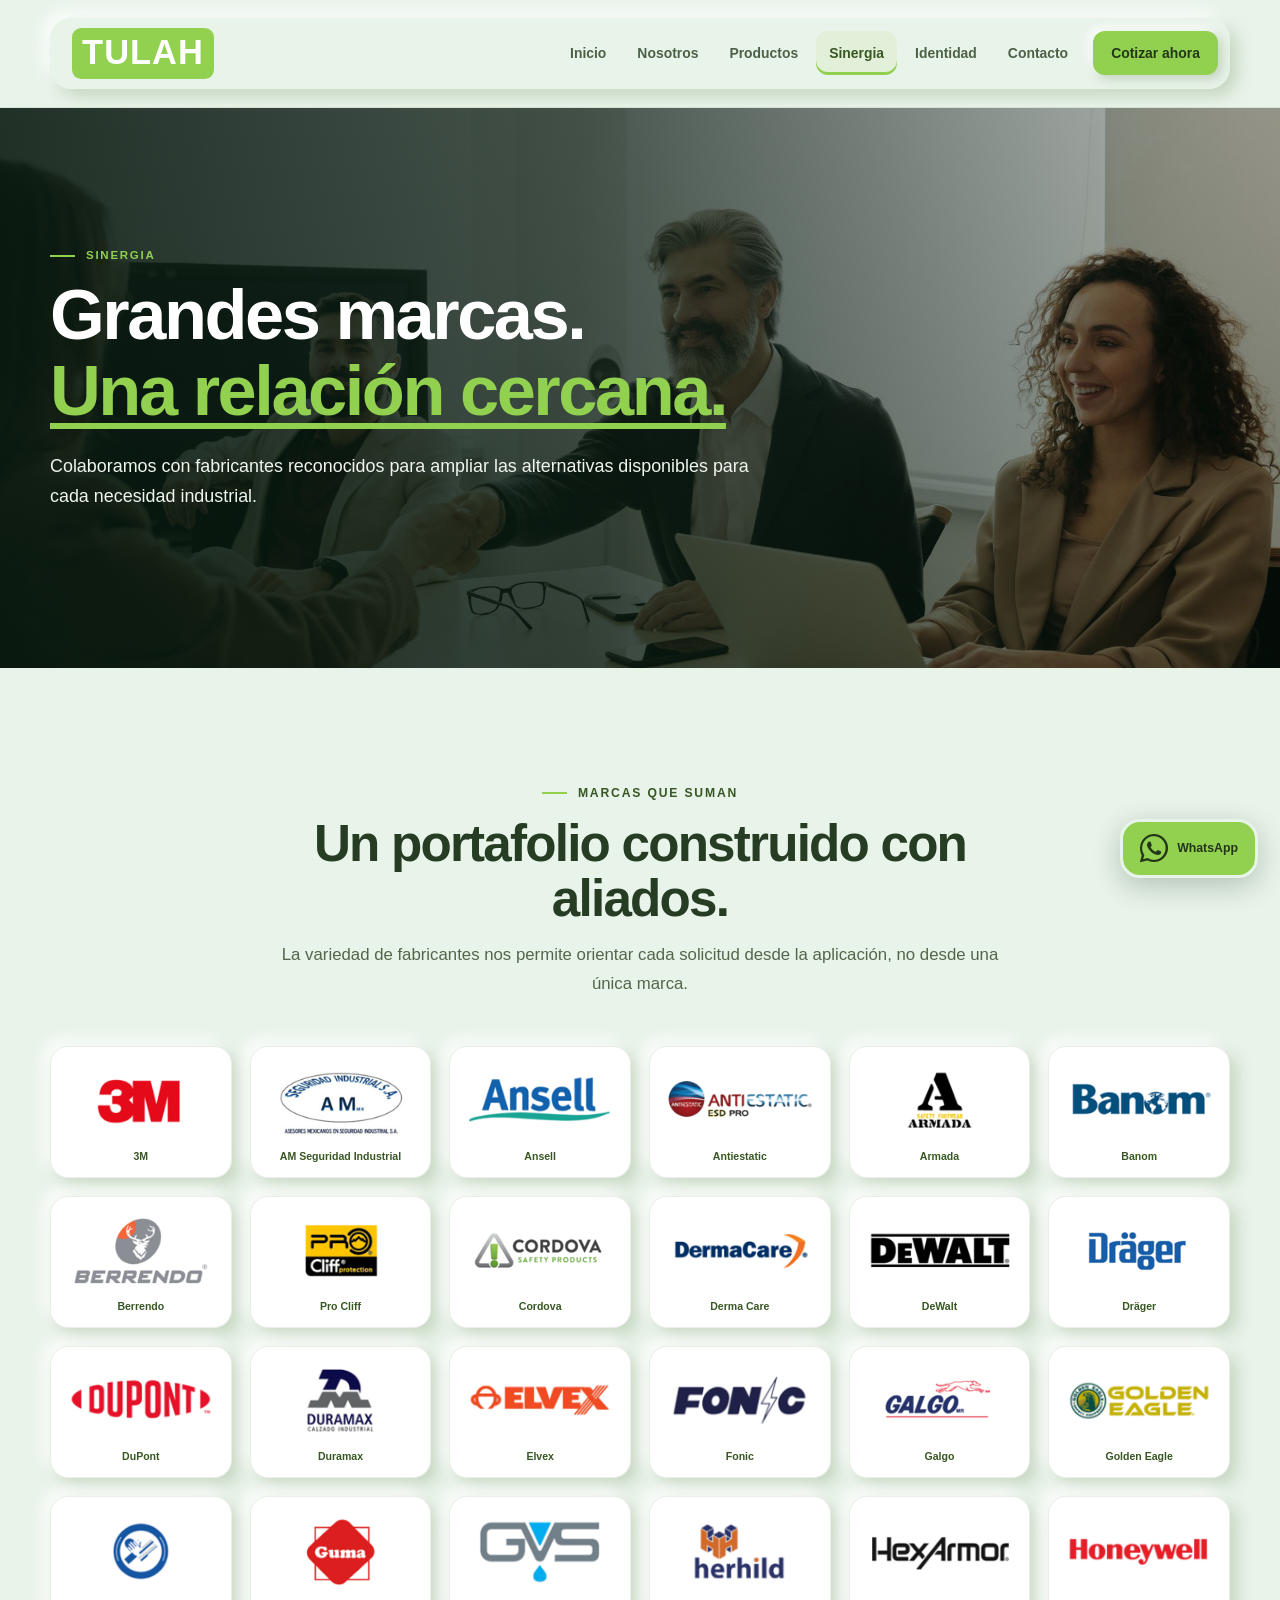
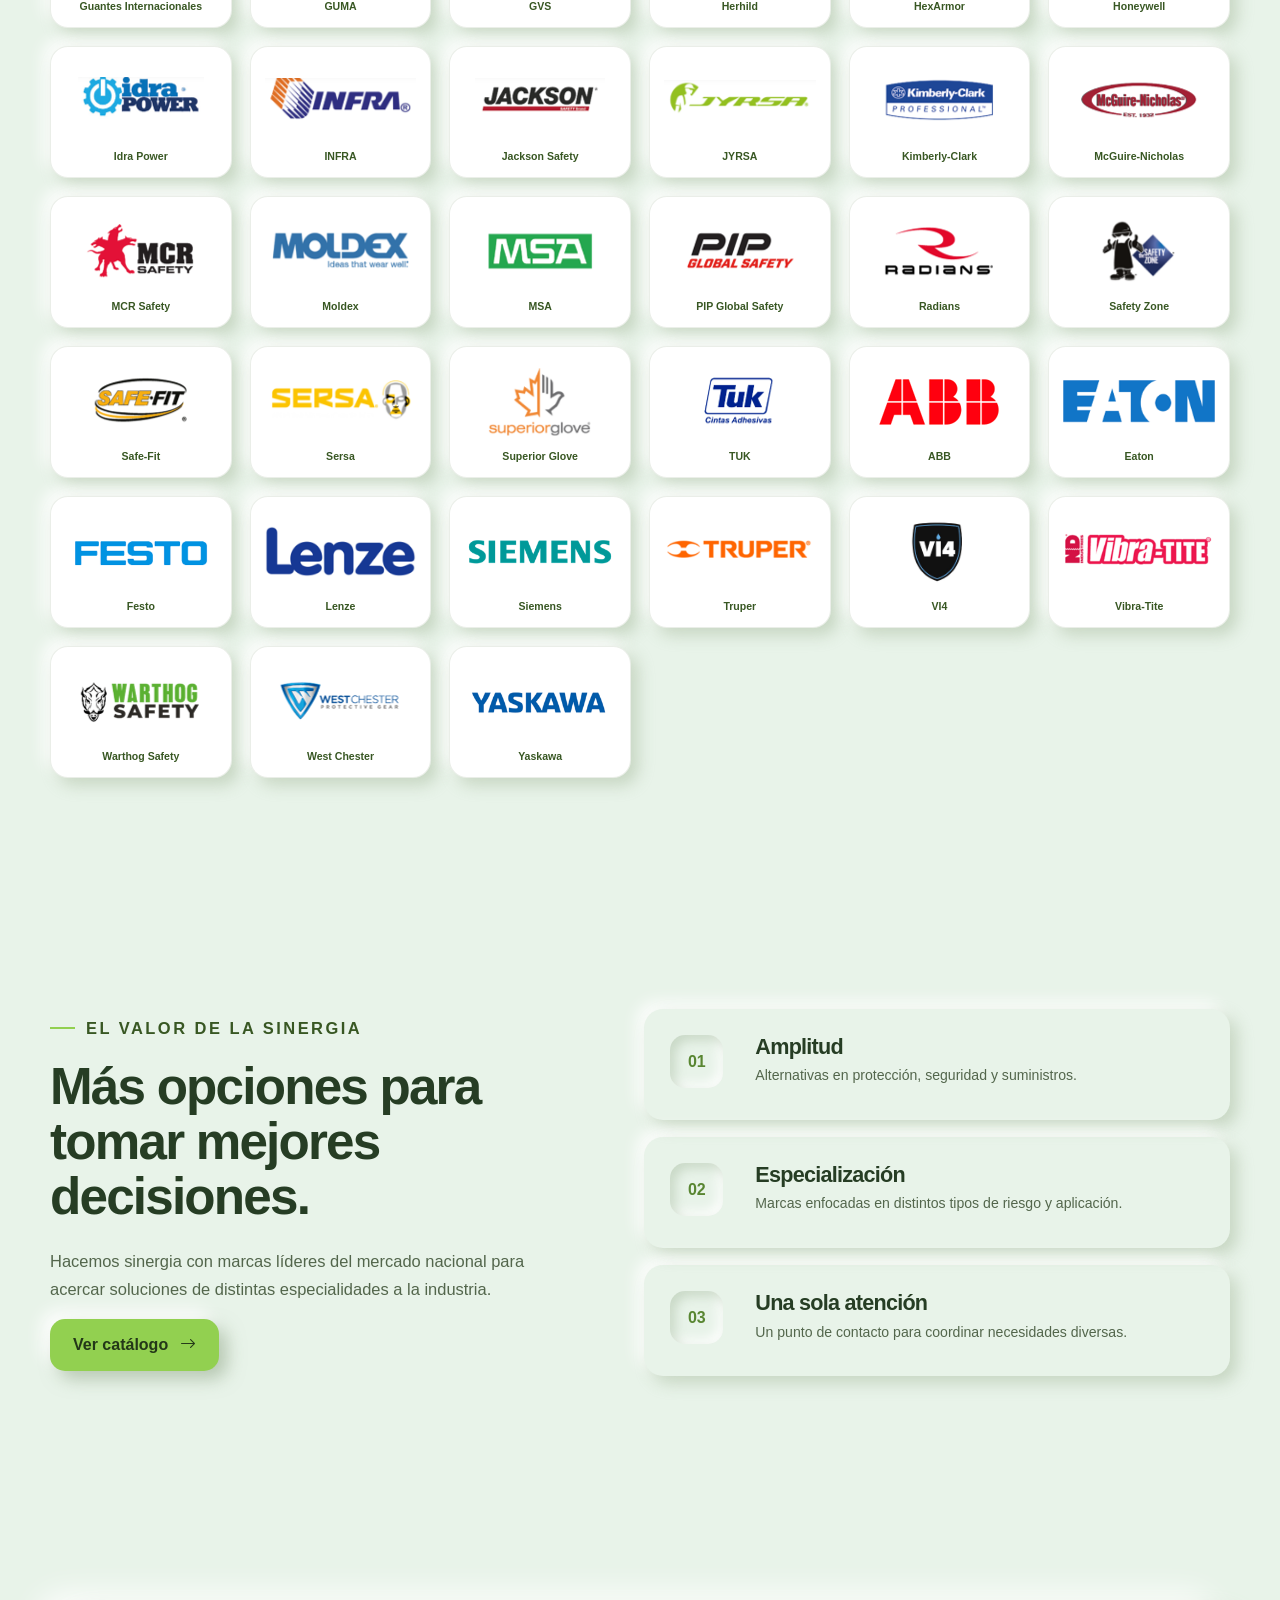
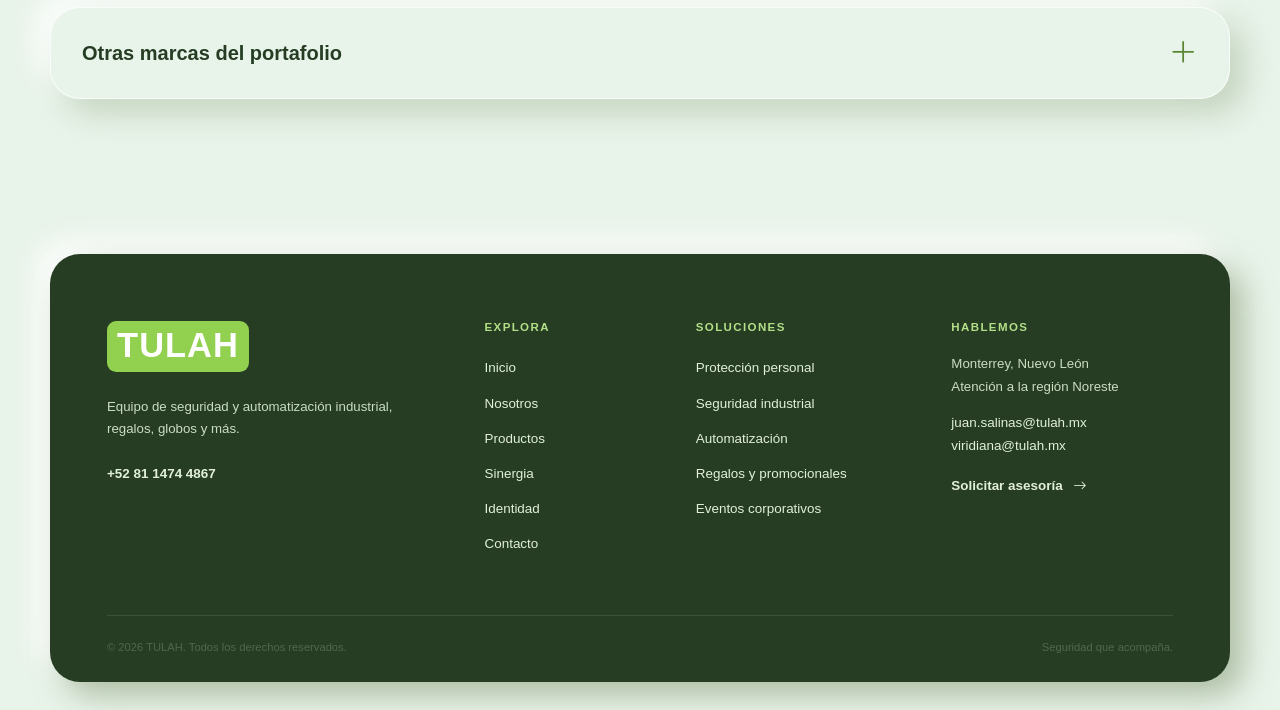
<file: sinergia.html>
<!doctype html>
<html lang="es" data-theme="neumorphism">
<head>
  <meta charset="utf-8"><meta name="viewport" content="width=device-width, initial-scale=1">
  <meta name="description" content="TULAH hace sinergia con marcas líderes de seguridad industrial para ampliar las opciones de cada cliente."><meta name="theme-color" content="#92d050">
  <title>Sinergia y marcas aliadas | TULAH</title><link rel="icon" href="assets/logo-tulah.svg" type="image/svg+xml"><link rel="stylesheet" href="assets/bootstrap-icons/bootstrap-icons.css"><link rel="stylesheet" href="css/styles.css"><link rel="stylesheet" href="css/brand.css">
  <script defer src="js/data.js"></script><script defer src="js/main.js"></script><script defer src="js/components.js"></script>
  <script defer src="js/motion.js"></script>
</head>
<body>
  <site-navbar></site-navbar>
  <main id="contenido">
    <section class="page-hero page-hero-photo section-shell"><div data-reveal><p class="eyebrow"><span></span> Sinergia</p><h1>Grandes marcas.<br><em>Una relación cercana.</em></h1><p>Colaboramos con fabricantes reconocidos para ampliar las alternativas disponibles para cada necesidad industrial.</p></div><img class="page-hero-background" src="assets/heroes/fotos/sinergia.jpg" alt="" fetchpriority="high" decoding="async"></section>
    <section class="section section-shell"><div class="section-heading centered" data-reveal><p class="eyebrow"><span></span> Marcas que suman</p><h2>Un portafolio construido con aliados.</h2><p>La variedad de fabricantes nos permite orientar cada solicitud desde la aplicación, no desde una única marca.</p></div><div class="partner-directory" aria-label="Directorio de marcas">
        <figure class="partner-logo"><img src="assets/marcas/3M.png" alt="3M" width="130" height="80" loading="lazy" decoding="async"><figcaption>3M</figcaption></figure>
        <figure class="partner-logo"><img src="assets/marcas/AM.png" alt="AM Seguridad Industrial" width="173" height="86" loading="lazy" decoding="async"><figcaption>AM Seguridad Industrial</figcaption></figure>
        <figure class="partner-logo"><img src="assets/marcas/Ansell.png" alt="Ansell" width="176" height="77" loading="lazy" decoding="async"><figcaption>Ansell</figcaption></figure>
        <figure class="partner-logo"><img src="assets/marcas/Antiestatic.png" alt="Antiestatic" width="178" height="74" loading="lazy" decoding="async"><figcaption>Antiestatic</figcaption></figure>
        <figure class="partner-logo"><img src="assets/marcas/Armada.png" alt="Armada" width="96" height="77" loading="lazy" decoding="async"><figcaption>Armada</figcaption></figure>
        <figure class="partner-logo"><img src="assets/marcas/Banom.png" alt="Banom" width="180" height="75" loading="lazy" decoding="async"><figcaption>Banom</figcaption></figure>
        <figure class="partner-logo"><img src="assets/marcas/Berrendo.png" alt="Berrendo" width="178" height="86" loading="lazy" decoding="async"><figcaption>Berrendo</figcaption></figure>
        <figure class="partner-logo"><img src="assets/marcas/Cliff.png" alt="Pro Cliff" width="113" height="76" loading="lazy" decoding="async"><figcaption>Pro Cliff</figcaption></figure>
        <figure class="partner-logo"><img src="assets/marcas/Cordova.png" alt="Cordova" width="148" height="59" loading="lazy" decoding="async"><figcaption>Cordova</figcaption></figure>
        <figure class="partner-logo"><img src="assets/marcas/DermaCare.png" alt="Derma Care" width="170" height="61" loading="lazy" decoding="async"><figcaption>Derma Care</figcaption></figure>
        <figure class="partner-logo"><img src="assets/marcas/DeWalt.png" alt="DeWalt" width="183" height="60" loading="lazy" decoding="async"><figcaption>DeWalt</figcaption></figure>
        <figure class="partner-logo"><img src="assets/marcas/Drager.png" alt="Dräger" width="122" height="61" loading="lazy" decoding="async"><figcaption>Dräger</figcaption></figure>
        <figure class="partner-logo"><img src="assets/marcas/DuPont.png" alt="DuPont" width="162" height="66" loading="lazy" decoding="async"><figcaption>DuPont</figcaption></figure>
        <figure class="partner-logo"><img src="assets/marcas/Duramax.png" alt="Duramax" width="90" height="72" loading="lazy" decoding="async"><figcaption>Duramax</figcaption></figure>
        <figure class="partner-logo"><img src="assets/marcas/Elvex.png" alt="Elvex" width="163" height="54" loading="lazy" decoding="async"><figcaption>Elvex</figcaption></figure>
        <figure class="partner-logo"><img src="assets/marcas/Fonic.png" alt="Fonic" width="156" height="66" loading="lazy" decoding="async"><figcaption>Fonic</figcaption></figure>
        <figure class="partner-logo"><img src="assets/marcas/Galgo.png" alt="Galgo" width="128" height="61" loading="lazy" decoding="async"><figcaption>Galgo</figcaption></figure>
        <figure class="partner-logo"><img src="assets/marcas/Golden_Eagle.png" alt="Golden Eagle" width="163" height="56" loading="lazy" decoding="async"><figcaption>Golden Eagle</figcaption></figure>
        <figure class="partner-logo"><img src="assets/marcas/Guantes_Internacionales.png" alt="Guantes Internacionales" width="82" height="75" loading="lazy" decoding="async"><figcaption>Guantes Internacionales</figcaption></figure>
        <figure class="partner-logo"><img src="assets/marcas/Guma.png" alt="GUMA" width="95" height="76" loading="lazy" decoding="async"><figcaption>GUMA</figcaption></figure>
        <figure class="partner-logo"><img src="assets/marcas/GVS.png" alt="GVS" width="152" height="75" loading="lazy" decoding="async"><figcaption>GVS</figcaption></figure>
        <figure class="partner-logo"><img src="assets/marcas/Herhild.png" alt="Herhild" width="113" height="71" loading="lazy" decoding="async"><figcaption>Herhild</figcaption></figure>
        <figure class="partner-logo"><img src="assets/marcas/HexArmor.png" alt="HexArmor" width="169" height="53" loading="lazy" decoding="async"><figcaption>HexArmor</figcaption></figure>
        <figure class="partner-logo"><img src="assets/marcas/Honeywell.png" alt="Honeywell" width="166" height="49" loading="lazy" decoding="async"><figcaption>Honeywell</figcaption></figure>
        <figure class="partner-logo"><img src="assets/marcas/Idra_Power.png" alt="Idra Power" width="126" height="49" loading="lazy" decoding="async"><figcaption>Idra Power</figcaption></figure>
        <figure class="partner-logo"><img src="assets/marcas/INFRA.png" alt="INFRA" width="170" height="53" loading="lazy" decoding="async"><figcaption>INFRA</figcaption></figure>
        <figure class="partner-logo"><img src="assets/marcas/Jackson_Safety.png" alt="Jackson Safety" width="130" height="47" loading="lazy" decoding="async"><figcaption>Jackson Safety</figcaption></figure>
        <figure class="partner-logo"><img src="assets/marcas/Jyrsa.png" alt="JYRSA" width="169" height="49" loading="lazy" decoding="async"><figcaption>JYRSA</figcaption></figure>
        <figure class="partner-logo"><img src="assets/marcas/Kimberly_Clark.png" alt="Kimberly-Clark" width="121" height="55" loading="lazy" decoding="async"><figcaption>Kimberly-Clark</figcaption></figure>
        <figure class="partner-logo"><img src="assets/marcas/McGuire_Nicholas.png" alt="McGuire-Nicholas" width="130" height="52" loading="lazy" decoding="async"><figcaption>McGuire-Nicholas</figcaption></figure>
        <figure class="partner-logo"><img src="assets/marcas/MCR_Safety.png" alt="MCR Safety" width="121" height="64" loading="lazy" decoding="async"><figcaption>MCR Safety</figcaption></figure>
        <figure class="partner-logo"><img src="assets/marcas/Moldex.png" alt="Moldex" width="171" height="57" loading="lazy" decoding="async"><figcaption>Moldex</figcaption></figure>
        <figure class="partner-logo"><img src="assets/marcas/MSA.png" alt="MSA" width="119" height="52" loading="lazy" decoding="async"><figcaption>MSA</figcaption></figure>
        <figure class="partner-logo"><img src="assets/marcas/PIP_Global_Safety.png" alt="PIP Global Safety" width="119" height="56" loading="lazy" decoding="async"><figcaption>PIP Global Safety</figcaption></figure>
        <figure class="partner-logo"><img src="assets/marcas/Radians.png" alt="Radians" width="124" height="64" loading="lazy" decoding="async"><figcaption>Radians</figcaption></figure>
        <figure class="partner-logo"><img src="assets/marcas/Safety_Zone.png" alt="Safety Zone" width="94" height="74" loading="lazy" decoding="async"><figcaption>Safety Zone</figcaption></figure>
        <figure class="partner-logo"><img src="assets/marcas/Safe_Fit.png" alt="Safe-Fit" width="108" height="59" loading="lazy" decoding="async"><figcaption>Safe-Fit</figcaption></figure>
        <figure class="partner-logo"><img src="assets/marcas/Sersa.png" alt="Sersa" width="169" height="64" loading="lazy" decoding="async"><figcaption>Sersa</figcaption></figure>
        <figure class="partner-logo"><img src="assets/marcas/Superior_Glove.png" alt="Superior Glove" width="133" height="79" loading="lazy" decoding="async"><figcaption>Superior Glove</figcaption></figure>
        <figure class="partner-logo"><img src="assets/marcas/Tuk.png" alt="TUK" width="85" height="65" loading="lazy" decoding="async"><figcaption>TUK</figcaption></figure>
        <figure class="partner-logo"><img src="assets/marcas/ABB.png" alt="ABB" width="122" height="47" loading="lazy" decoding="async"><figcaption>ABB</figcaption></figure>
        <figure class="partner-logo"><img src="assets/marcas/Eaton.png" alt="Eaton" width="203" height="57" loading="lazy" decoding="async"><figcaption>Eaton</figcaption></figure>
        <figure class="partner-logo"><img src="assets/marcas/Festo.png" alt="Festo" width="233" height="59" loading="lazy" decoding="async"><figcaption>Festo</figcaption></figure>
        <figure class="partner-logo"><img src="assets/marcas/Lenze.png" alt="Lenze" width="180" height="61" loading="lazy" decoding="async"><figcaption>Lenze</figcaption></figure>
        <figure class="partner-logo"><img src="assets/marcas/Siemens.png" alt="Siemens" width="254" height="54" loading="lazy" decoding="async"><figcaption>Siemens</figcaption></figure>
        <figure class="partner-logo"><img src="assets/marcas/Truper.png" alt="Truper" width="186" height="48" loading="lazy" decoding="async"><figcaption>Truper</figcaption></figure>
        <figure class="partner-logo"><img src="assets/marcas/VI4.png" alt="VI4" width="81" height="79" loading="lazy" decoding="async"><figcaption>VI4</figcaption></figure>
        <figure class="partner-logo"><img src="assets/marcas/Vibra_Tite.png" alt="Vibra-Tite" width="218" height="56" loading="lazy" decoding="async"><figcaption>Vibra-Tite</figcaption></figure>
        <figure class="partner-logo"><img src="assets/marcas/Warthog_Safety.png" alt="Warthog Safety" width="134" height="58" loading="lazy" decoding="async"><figcaption>Warthog Safety</figcaption></figure>
        <figure class="partner-logo"><img src="assets/marcas/Westchester.png" alt="West Chester" width="137" height="55" loading="lazy" decoding="async"><figcaption>West Chester</figcaption></figure>
        <figure class="partner-logo"><img src="assets/marcas/Yaskawa.png" alt="Yaskawa" width="250" height="56" loading="lazy" decoding="async"><figcaption>Yaskawa</figcaption></figure>
      </div></section>
    <section class="section section-shell synergy-layout"><div class="synergy-copy" data-reveal><p class="eyebrow"><span></span> El valor de la sinergia</p><h2>Más opciones para tomar mejores decisiones.</h2><p>Hacemos sinergia con marcas líderes del mercado nacional para acercar soluciones de distintas especialidades a la industria.</p><a class="button" href="productos.html">Ver catálogo <span aria-hidden="true"><i class="bi bi-arrow-right" aria-hidden="true"></i></span></a></div><div class="benefit-stack"><article class="benefit-card" data-reveal><span>01</span><div><h3>Amplitud</h3><p>Alternativas en protección, seguridad y suministros.</p></div></article><article class="benefit-card" data-reveal><span>02</span><div><h3>Especialización</h3><p>Marcas enfocadas en distintos tipos de riesgo y aplicación.</p></div></article><article class="benefit-card" data-reveal><span>03</span><div><h3>Una sola atención</h3><p>Un punto de contacto para coordinar necesidades diversas.</p></div></article></div></section>
    <section class="section section-shell"><details class="all-brands neu-panel" data-reveal><summary>Otras marcas del portafolio <span aria-hidden="true"><i class="bi bi-plus-lg"></i></span></summary><p>ABUS · ARCA · Allen-Bradley · ADEX · Alyger · Encon · Fibre-Metal · Green Stuff · Howard Leight · Kalso · Libus · Miller · North · Romak · Servus · Skold · Uvex · Parker · Mercatoro.</p></details></section>
  </main>
  <site-footer></site-footer><whatsapp-float></whatsapp-float>
</body>
</html>
</file>
<file: css/styles.css>
:root {
  --surface: #e8f3e9;
  --surface-deep: #d8e8d4;
  --surface-soft: #f4f9ef;
  --ink: #263d24;
  --ink-soft: #53664c;
  --accent: #598632;
  --accent-dark: #385723;
  --green: #4d7a2d;
  --line: rgba(38,61,36, .12);
  --shadow-light: rgba(255, 255, 255, .92);
  --shadow-dark: rgba(156,179,147, .48);
  --raised: 14px 14px 30px var(--shadow-dark), -14px -14px 30px var(--shadow-light);
  --raised-small: 7px 7px 16px rgba(156,179,147, .46), -7px -7px 16px rgba(255, 255, 255, .92);
  --pressed: inset 5px 5px 11px rgba(156,179,147, .42), inset -5px -5px 11px rgba(255, 255, 255, .88);
  --radius-lg: 30px;
  --radius-md: 22px;
  --radius-sm: 15px;
  --shell: min(1180px, calc(100% - 40px));
  --font: 'Segoe UI Variable Text', 'Segoe UI', Arial, sans-serif;
  --display: 'Segoe UI Variable Display', 'Segoe UI', Arial, sans-serif;
}

* { box-sizing: border-box; }
html { scroll-behavior: smooth; scroll-padding-top: 110px; }
body { margin: 0; min-width: 320px; background: var(--surface); color: var(--ink); font-family: var(--font); font-size: 16px; line-height: 1.7; -webkit-font-smoothing: antialiased; }
body::before { content: ''; position: fixed; inset: 0; pointer-events: none; opacity: .25; background-image: radial-gradient(rgba(38,61,36,.16) .5px, transparent .5px); background-size: 18px 18px; mask-image: linear-gradient(to bottom, black, transparent 42%); z-index: -1; }
body.menu-open { overflow: hidden; }
img { display: block; max-width: 100%; height: auto; }
a { color: inherit; text-decoration: none; }
button, input, textarea { font: inherit; }
button, a { -webkit-tap-highlight-color: transparent; }
h1, h2, h3, p { margin-top: 0; }
h1, h2, h3 { font-family: var(--display); letter-spacing: -.035em; line-height: 1.08; }
h1 { font-size: clamp(2.9rem, 6.5vw, 5.85rem); margin-bottom: 27px; }
h2 { font-size: clamp(2.1rem, 4vw, 3.65rem); margin-bottom: 22px; }
h3 { font-size: 1.35rem; }
p { color: var(--ink-soft); }
site-navbar, site-footer, whatsapp-float, product-catalog, contact-form { display: block; }
.section-shell { width: var(--shell); margin-inline: auto; }
.section { padding-block: clamp(68px, 9vw, 118px); }
.sr-only { position: absolute !important; width: 1px; height: 1px; padding: 0; margin: -1px; overflow: hidden; clip: rect(0,0,0,0); white-space: nowrap; border: 0; }
.skip-link { position: fixed; top: 12px; left: 12px; z-index: 1000; padding: 10px 16px; background: var(--ink); color: white; border-radius: 10px; transform: translateY(-150%); transition: transform .2s; }
.skip-link:focus { transform: translateY(0); }
:focus-visible { outline: 3px solid var(--green); outline-offset: 4px; }

.site-header { position: sticky; top: 0; z-index: 100; padding: 18px 0; background: rgba(232,243,233, .88); backdrop-filter: blur(18px); border-bottom: 1px solid rgba(255,255,255,.7); }
.nav-shell { width: var(--shell); min-height: 68px; margin-inline: auto; padding: 10px 12px 10px 22px; border-radius: 21px; display: flex; align-items: center; justify-content: space-between; background: var(--surface); box-shadow: var(--raised-small); }
.brand { flex: 0 0 auto; border-radius: 10px; }
.brand img { width: 142px; }
.main-nav { display: flex; align-items: center; gap: 5px; }
.main-nav > a { min-height: 44px; padding: 10px 13px; display: inline-flex; align-items: center; border-radius: 12px; color: #4d6147; font-size: .87rem; font-weight: 700; transition: color .2s, box-shadow .2s, transform .2s; }
.main-nav > a:hover { color: var(--ink); }
.main-nav > a[aria-current="page"] { color: var(--accent-dark); box-shadow: var(--pressed); }
.main-nav .nav-cta { color: white; margin-left: 7px; padding-inline: 18px; }
.main-nav .nav-cta:hover { color: white; }
.menu-toggle { display: none; width: 48px; height: 48px; border: 0; border-radius: 14px; background: var(--surface); box-shadow: var(--raised-small); color: var(--ink); cursor: pointer; align-items: center; justify-content: center; flex-direction: column; gap: 5px; }
.menu-toggle span:not(.sr-only) { width: 21px; height: 2px; background: currentColor; border-radius: 3px; transition: transform .25s, opacity .25s; }
.menu-toggle[aria-expanded="true"] span:nth-of-type(2) { transform: translateY(7px) rotate(45deg); }
.menu-toggle[aria-expanded="true"] span:nth-of-type(3) { opacity: 0; }
.menu-toggle[aria-expanded="true"] span:nth-of-type(4) { transform: translateY(-7px) rotate(-45deg); }

.button { min-height: 52px; padding: 14px 23px; border: 0; border-radius: 15px; display: inline-flex; align-items: center; justify-content: center; gap: 12px; background: var(--ink); color: white; font-weight: 800; line-height: 1.2; box-shadow: 8px 8px 17px rgba(137,160,126,.52), -8px -8px 17px white; cursor: pointer; transition: transform .2s, box-shadow .2s, background .2s; }
.button:hover { transform: translateY(-2px); background: #385723; }
.button:active { transform: translateY(1px); box-shadow: var(--pressed); }
.button-small { min-height: 44px; padding-block: 11px; box-shadow: 4px 4px 11px rgba(137,160,126,.4), -4px -4px 11px white; }
.button-secondary { background: var(--surface); color: var(--ink); }
.button-secondary:hover { background: var(--surface-soft); }
.button-light { background: white; color: var(--ink); box-shadow: 7px 7px 17px rgba(17,36,16,.22), -4px -4px 15px rgba(255,255,255,.15); }
.button-row { display: flex; flex-wrap: wrap; gap: 17px; margin-top: 35px; }
.text-link, .card-action { display: inline-flex; align-items: center; gap: 10px; color: var(--accent-dark); font-weight: 800; }
.text-link span, .card-action span { transition: transform .2s; }
.text-link:hover span, .card-action:hover span { transform: translateX(4px); }

.eyebrow { display: flex; align-items: center; gap: 11px; color: var(--accent-dark); font-size: .76rem; font-weight: 800; letter-spacing: .15em; text-transform: uppercase; }
.eyebrow > span { width: 25px; height: 2px; background: currentColor; }
.eyebrow.light { color: #bce78e; }
.hero { min-height: calc(100vh - 110px); padding-block: clamp(65px, 8vw, 108px); display: grid; grid-template-columns: 1.02fr .98fr; align-items: center; gap: clamp(48px, 7vw, 92px); }
.hero-copy h1 em, .page-hero h1 em { color: var(--accent); font-style: normal; }
.hero-lead { max-width: 650px; font-size: clamp(1.05rem, 1.5vw, 1.24rem); }
.hero-proof { margin-top: 38px; display: flex; align-items: center; gap: 16px; }
.hero-proof p { margin: 0; font-size: .86rem; line-height: 1.35; }
.hero-proof strong { color: var(--ink); }
.avatar-stack { display: flex; }
.avatar-stack span { width: 43px; height: 43px; margin-left: -8px; border: 3px solid var(--surface); border-radius: 50%; display: grid; place-items: center; background: var(--ink); color: white; font-size: .62rem; font-weight: 800; box-shadow: var(--raised-small); }
.avatar-stack span:first-child { margin-left: 0; background: var(--accent); }
.avatar-stack span:last-child { background: var(--green); }
.neu-panel { border: 1px solid rgba(255,255,255,.76); background: var(--surface); box-shadow: var(--raised); border-radius: var(--radius-lg); }
.hero-visual { min-height: 570px; position: relative; display: grid; place-items: center; overflow: hidden; isolation: isolate; }
.hero-visual::before { content: ''; position: absolute; width: 360px; height: 360px; border-radius: 50%; background: linear-gradient(145deg, #d7e7cf, #f8fcf4); box-shadow: var(--pressed); z-index: -1; }
.hero-visual > img { width: 92%; position: relative; z-index: 1; }
.visual-orbit { position: absolute; border: 1px solid rgba(146,208,80,.22); border-radius: 50%; }
.orbit-one { width: 470px; height: 470px; }
.orbit-two { width: 525px; height: 525px; border-style: dashed; }
.floating-card { position: absolute; z-index: 2; padding: 15px 18px; border: 1px solid white; border-radius: 16px; display: flex; align-items: center; gap: 11px; background: rgba(240,247,234,.94); box-shadow: var(--raised-small); }
.floating-card strong, .floating-card small { display: block; }
.floating-card strong { font-size: .86rem; }
.floating-card small { color: var(--ink-soft); font-size: .68rem; }
.floating-card-top { top: 48px; right: 28px; }
.floating-card-bottom { bottom: 42px; left: 26px; }
.status-dot { width: 10px; height: 10px; border-radius: 50%; background: #42a477; box-shadow: 0 0 0 6px rgba(66,164,119,.13); }

.trust-strip { padding: 27px 35px; border-radius: 22px; display: grid; grid-template-columns: repeat(4, 1fr); box-shadow: var(--pressed); }
.trust-strip div { padding: 5px 24px; border-right: 1px solid var(--line); display: flex; flex-direction: column; }
.trust-strip div:last-child { border-right: 0; }
.trust-strip strong { font-family: var(--display); font-size: 1.5rem; }
.trust-strip span { color: var(--ink-soft); font-size: .75rem; }
.section-heading { max-width: 740px; margin-bottom: 48px; }
.section-heading h2 { margin-bottom: 15px; }
.section-heading > p:last-child { font-size: 1.05rem; }
.split-heading { max-width: none; display: grid; grid-template-columns: 1.15fr .85fr; align-items: end; gap: 70px; }
.split-heading > p { padding-bottom: 9px; }
.centered { margin-inline: auto; text-align: center; }
.centered .eyebrow { justify-content: center; }
.category-grid { display: grid; grid-template-columns: repeat(3, 1fr); gap: 25px; }
.category-card { min-height: 330px; padding: 29px; border-radius: var(--radius-md); position: relative; overflow: hidden; background: var(--surface); box-shadow: var(--raised-small); transition: transform .25s, box-shadow .25s; }
.category-card:hover { transform: translateY(-7px); box-shadow: 17px 17px 31px rgba(156,179,147,.54), -17px -17px 31px rgba(255,255,255,.95); }
.category-card.featured { background: var(--ink); color: white; box-shadow: 12px 12px 28px rgba(136,158,123,.6), -12px -12px 28px white; }
.category-card.featured p { color: #d0dfc6; }
.category-number { font-size: .72rem; font-weight: 800; letter-spacing: .12em; color: var(--accent); }
.category-symbol { width: 68px; height: 68px; margin: 48px 0 26px; border-radius: 19px; display: grid; place-items: center; color: var(--accent); font-size: 2rem; box-shadow: var(--pressed); }
.featured .category-symbol { box-shadow: inset 5px 5px 12px #162914, inset -5px -5px 12px #44683a; }
.category-card h3 { font-size: 1.55rem; margin-bottom: 11px; }
.category-card p { font-size: .92rem; }
.card-arrow { position: absolute; top: 28px; right: 28px; width: 42px; height: 42px; border-radius: 50%; display: grid; place-items: center; box-shadow: var(--raised-small); }
.featured .card-arrow { box-shadow: inset 3px 3px 8px #162914, inset -3px -3px 8px #44683a; }
.feature-panel { padding: clamp(34px, 6vw, 75px); display: grid; grid-template-columns: .95fr 1.05fr; gap: clamp(45px, 8vw, 100px); }
.feature-copy > p { font-size: 1.02rem; }
.check-list { margin: 28px 0 30px; padding: 0; list-style: none; }
.check-list li { margin: 12px 0; padding-left: 31px; position: relative; font-weight: 700; }
.check-list li::before { content: '✓'; position: absolute; left: 0; width: 21px; height: 21px; border-radius: 50%; display: grid; place-items: center; background: var(--green); color: white; font-size: .7rem; }
.feature-steps { display: grid; gap: 17px; }
.feature-steps > div { padding: 26px 28px; border-radius: 18px; display: grid; grid-template-columns: 56px 1fr; align-items: center; column-gap: 15px; box-shadow: var(--pressed); }
.feature-steps span { grid-row: span 2; color: var(--accent); font-family: var(--display); font-size: 1.6rem; font-weight: 700; }
.feature-steps h3, .feature-steps p { margin: 0; }
.feature-steps p { font-size: .85rem; }
.cta-panel { padding: clamp(35px, 6vw, 67px); border-radius: var(--radius-lg); display: flex; align-items: center; justify-content: space-between; gap: 35px; background: var(--ink); color: white; position: relative; overflow: hidden; box-shadow: 12px 12px 26px rgba(140,165,129,.65), -12px -12px 26px white; }
.cta-panel::after { content: ''; position: absolute; width: 280px; height: 280px; right: 23%; border: 65px solid rgba(255,255,255,.035); border-radius: 50%; }
.cta-panel > * { position: relative; z-index: 1; }
.cta-panel h2 { max-width: 760px; margin: 0; font-size: clamp(1.9rem, 3.5vw, 3.2rem); }
.cta-panel.compact { padding-block: 45px; }

.page-hero { min-height: 530px; padding-block: clamp(78px, 10vw, 130px); display: grid; grid-template-columns: minmax(0, 1.35fr) minmax(0, 1fr); gap: 50px; align-items: center; border-bottom: 1px solid var(--line); }
.page-hero > div:first-child { max-width: 880px; }
.page-hero h1 { margin-bottom: 22px; }
.page-hero p:last-child { max-width: 710px; font-size: 1.12rem; }
.page-hero-visual { width: 100%; max-width: 480px; padding: 12px; justify-self: end; }
.page-hero-visual img { width: 100%; height: auto; aspect-ratio: 4 / 3; border-radius: 22px; }
.story-grid { display: grid; grid-template-columns: .9fr 1.1fr; align-items: center; gap: clamp(50px, 8vw, 105px); }
.story-visual { min-height: 530px; position: relative; display: grid; place-items: center; overflow: hidden; }
.story-visual img { width: 95%; }
.story-label { position: absolute; left: 27px; bottom: 27px; padding: 10px 16px; border-radius: 12px; background: var(--surface); box-shadow: var(--raised-small); color: var(--ink); font-size: .76rem; font-weight: 800; }
.story-copy p { font-size: 1.02rem; }
blockquote { margin: 31px 0 0; padding: 24px 0 24px 28px; border-left: 3px solid var(--accent); color: var(--ink); font-family: var(--display); font-size: 1.35rem; line-height: 1.45; }
.process-grid { display: grid; grid-template-columns: repeat(3, 1fr); gap: 24px; }
.process-card { min-height: 265px; padding: 31px; border-radius: var(--radius-md); box-shadow: var(--raised-small); }
.process-card > span { display: block; margin-bottom: 55px; color: var(--accent); font-weight: 800; }
.process-card h3 { font-size: 1.55rem; margin-bottom: 10px; }
.coverage-panel { padding: clamp(35px, 6vw, 70px); display: grid; grid-template-columns: 1fr .7fr; align-items: center; gap: 60px; }
.coverage-panel > div:first-child { max-width: 620px; }
.coverage-map { aspect-ratio: 1.2; border-radius: 50%; display: flex; flex-direction: column; align-items: center; justify-content: center; position: relative; box-shadow: var(--pressed); background: radial-gradient(circle, transparent 0 11%, rgba(90,140,55,.11) 11% 12%, transparent 12% 28%, rgba(90,140,55,.1) 28% 29%, transparent 29% 46%, rgba(90,140,55,.09) 46% 47%, transparent 47%); }
.coverage-map strong { margin-top: 16px; font-size: 1.7rem; }
.coverage-map small { color: var(--ink-soft); }
.map-dot { width: 17px; height: 17px; border-radius: 50%; background: var(--accent); box-shadow: 0 0 0 10px rgba(146,208,80,.15); }

.catalog-section { padding-block: 70px 35px; }
.catalog-toolbar { margin-bottom: 30px; }
.search-field { max-width: 640px; height: 65px; margin-bottom: 23px; padding: 0 22px; border-radius: 18px; display: flex; align-items: center; gap: 14px; box-shadow: var(--pressed); }
.search-field svg { width: 23px; flex: 0 0 auto; fill: none; stroke: var(--ink-soft); stroke-width: 1.8; }
.search-field input { width: 100%; height: 100%; border: 0; outline: 0; background: transparent; color: var(--ink); }
.search-field input::placeholder { color: #65765d; }
.filter-row { display: flex; flex-wrap: wrap; gap: 12px; }
.filter-chip { min-height: 44px; padding: 10px 17px; border: 0; border-radius: 13px; background: var(--surface); color: var(--ink-soft); box-shadow: var(--raised-small); font-size: .78rem; font-weight: 800; cursor: pointer; }
.filter-chip.is-active { color: var(--accent-dark); box-shadow: var(--pressed); }
.catalog-summary { margin: 33px 0 19px; color: var(--ink-soft); font-size: .8rem; font-weight: 800; letter-spacing: .08em; text-transform: uppercase; }
.catalog-grid { display: grid; grid-template-columns: repeat(3, 1fr); grid-auto-rows: 1fr; gap: 25px; align-items: stretch; }
.product-card { min-height: 500px; padding: 29px; border-radius: var(--radius-md); display: flex; flex-direction: column; background: var(--surface); box-shadow: var(--raised-small); }
.product-icon { width: 62px; height: 62px; margin-bottom: 32px; border-radius: 17px; display: grid; place-items: center; color: var(--accent); box-shadow: var(--pressed); }
.product-icon svg { width: 32px; height: 32px; }
.product-image { width: 100%; height: 210px; flex: 0 0 auto; margin-bottom: 25px; padding: 12px; display: grid; place-items: center; overflow: hidden; border-radius: 17px; background: #fff; box-shadow: var(--pressed); }
.product-image img { display: block; width: 100%; height: 100%; min-height: 0; object-fit: contain; border-radius: 10px; }
.card-kicker { margin-bottom: 8px; color: var(--green); font-size: .68rem; font-weight: 800; letter-spacing: .1em; text-transform: uppercase; }
.product-card h2 { margin-bottom: 13px; font-size: 1.55rem; }
.product-card > p:not(.card-kicker) { font-size: .9rem; line-height: 1.55; }
.product-card ul { margin: 5px 0 27px; padding: 0; list-style: none; color: var(--ink-soft); font-size: .82rem; }
.product-card li { padding: 7px 0 7px 17px; border-bottom: 1px solid var(--line); position: relative; }
.product-card li::before { content: ''; width: 5px; height: 5px; border-radius: 50%; position: absolute; left: 0; top: 16px; background: var(--accent); }
.product-card .card-action { margin-top: auto; font-size: .85rem; }
.empty-state { grid-column: 1 / -1; padding: 70px 25px; text-align: center; border-radius: var(--radius-lg); box-shadow: var(--pressed); }
.empty-state .product-icon { margin-inline: auto; }

.logo-grid { display: grid; grid-template-columns: repeat(4, 1fr); gap: 18px; }
.logo-chip { min-height: 112px; padding: 20px; border-radius: 18px; display: grid; place-items: center; background: var(--surface); box-shadow: var(--raised-small); color: #4d6147; font-family: var(--display); font-size: 1.25rem; font-weight: 700; text-align: center; }
.logo-chip.featured-logo { background: var(--ink); color: white; font-size: 2.1rem; }
.synergy-layout { display: grid; grid-template-columns: .9fr 1.1fr; align-items: center; gap: clamp(50px, 9vw, 120px); }
.synergy-copy p { font-size: 1.03rem; }
.benefit-stack { display: grid; gap: 17px; }
.benefit-card { padding: 26px; border-radius: 19px; display: grid; grid-template-columns: 65px 1fr; gap: 20px; box-shadow: var(--raised-small); }
.benefit-card > span { width: 53px; height: 53px; border-radius: 15px; display: grid; place-items: center; color: var(--accent); font-weight: 800; box-shadow: var(--pressed); }
.benefit-card h3, .benefit-card p { margin-bottom: 6px; }
.benefit-card p { font-size: .88rem; }
.all-brands { padding: 0 31px; }
.all-brands summary { min-height: 90px; display: flex; align-items: center; justify-content: space-between; list-style: none; cursor: pointer; font-family: var(--display); font-size: 1.25rem; font-weight: 700; }
.all-brands summary::-webkit-details-marker { display: none; }
.all-brands summary span { color: var(--accent); font-size: 1.8rem; transition: transform .2s; }
.all-brands[open] summary span { transform: rotate(45deg); }
.all-brands > p { padding-bottom: 30px; line-height: 2; }

.identity-duo { display: grid; grid-template-columns: 1.1fr .9fr; gap: 27px; }
.identity-card { min-height: 455px; padding: clamp(32px, 5vw, 57px); border-radius: var(--radius-lg); display: flex; flex-direction: column; box-shadow: var(--raised); }
.identity-card.vision { margin-top: 70px; background: var(--ink); color: white; }
.identity-card.vision p { color: #c6d6bc; }
.identity-tag { font-size: .72rem; font-weight: 800; letter-spacing: .12em; text-transform: uppercase; color: var(--accent); }
.identity-icon { width: 72px; height: 72px; margin: 58px 0 30px; border-radius: 20px; display: grid; place-items: center; color: var(--accent); font-size: 2rem; box-shadow: var(--pressed); }
.vision .identity-icon { box-shadow: inset 5px 5px 12px #162914, inset -5px -5px 12px #44683a; }
.identity-card h2 { font-size: clamp(2rem, 3.5vw, 3rem); }
.values-grid { display: grid; grid-template-columns: repeat(4, 1fr); gap: 20px; }
.value-card { min-height: 310px; padding: 27px; border-radius: 20px; box-shadow: var(--raised-small); }
.value-card > span { display: block; margin-bottom: 62px; color: var(--accent); font-size: .75rem; font-weight: 800; }
.value-card h3 { font-size: 1.5rem; }
.value-card p { font-size: .88rem; }
.manifesto-panel { padding: clamp(35px, 6vw, 68px); display: flex; align-items: center; justify-content: space-between; gap: 40px; }
.manifesto-panel p { max-width: 800px; margin: 0; color: var(--ink); font-family: var(--display); font-size: clamp(1.45rem, 3vw, 2.45rem); line-height: 1.35; }
.manifesto-panel strong { color: var(--accent-dark); }

.contact-layout { display: grid; grid-template-columns: .82fr 1.18fr; align-items: start; gap: clamp(45px, 8vw, 95px); }
.contact-aside { padding-top: 26px; }
.contact-aside > p { font-size: 1rem; }
.contact-methods { margin-top: 37px; display: grid; gap: 14px; }
.contact-method { min-height: 82px; padding: 17px; border-radius: 17px; display: grid; grid-template-columns: 46px 1fr auto; align-items: center; gap: 14px; box-shadow: var(--raised-small); }
.contact-method > span { width: 43px; height: 43px; border-radius: 13px; display: grid; place-items: center; color: var(--accent); font-size: .72rem; font-weight: 800; box-shadow: var(--pressed); }
.contact-method small, .contact-method strong { display: block; }
.contact-method small { color: var(--ink-soft); font-size: .68rem; text-transform: uppercase; letter-spacing: .09em; }
.contact-method strong { font-size: .9rem; }
.contact-method > b { color: var(--accent); }
.form-panel { padding: clamp(27px, 4.5vw, 49px); }
.form-heading { margin-bottom: 31px; }
.form-heading h2 { font-size: 2.15rem; margin-bottom: 12px; }
.form-heading p:last-child { font-size: .9rem; }
.field-grid { display: grid; grid-template-columns: 1fr 1fr; gap: 18px; }
.field { margin-bottom: 19px; display: block; color: var(--ink); font-size: .8rem; font-weight: 800; }
.field > span { margin: 0 0 8px 4px; display: block; }
.field b { color: var(--accent); }
.field em { color: var(--ink-soft); font-style: normal; font-weight: 500; }
.field input, .field textarea { width: 100%; border: 0; border-radius: 14px; padding: 15px 17px; outline: 0; background: var(--surface); color: var(--ink); box-shadow: var(--pressed); resize: vertical; }
.field input { min-height: 55px; }
.field input:focus, .field textarea:focus { box-shadow: var(--pressed), 0 0 0 2px var(--green); }
.field [aria-invalid="true"] { box-shadow: var(--pressed), 0 0 0 2px #c84432; }
.field-error { min-height: 18px; margin: 7px 0 0 4px; display: block; color: #b43729; font-weight: 700; }
.form-submit { width: 100%; }
.form-note { margin: 14px 0 0; font-size: .71rem; text-align: center; }
.faq-panel { display: grid; grid-template-columns: .8fr 1.2fr; gap: clamp(45px, 8vw, 100px); }
.faq-list details { border-bottom: 1px solid var(--line); }
.faq-list summary { padding: 22px 5px; cursor: pointer; color: var(--ink); font-weight: 800; }
.faq-list p { padding: 0 5px 22px; }

.site-footer { width: var(--shell); margin: 40px auto 28px; padding: clamp(40px, 6vw, 67px) clamp(28px, 5vw, 57px) 25px; border-radius: var(--radius-lg); background: #263d24; color: white; box-shadow: 13px 13px 30px rgba(140,160,125,.65), -13px -13px 30px white; }
.footer-grid { display: grid; grid-template-columns: 1.5fr .75fr .95fr 1fr; gap: 45px; }
.footer-grid h2 { margin-bottom: 20px; color: #b3df87; font-family: var(--font); font-size: .72rem; letter-spacing: .12em; text-transform: uppercase; }
.footer-grid p { color: #cbdcc1; font-size: .83rem; }
.footer-grid ul { margin: 0; padding: 0; list-style: none; }
.footer-grid li { margin: 8px 0; }
.footer-grid a { color: #e2f0d9; font-size: .84rem; }
.footer-grid a:hover { color: white; }
.footer-brand img { width: 150px; margin-bottom: 24px; filter: brightness(0) invert(1); }
.footer-brand p { max-width: 300px; }
.footer-phone { display: inline-block; margin-top: 9px; font-weight: 800; }
.footer-bottom { margin-top: 50px; padding-top: 22px; border-top: 1px solid rgba(255,255,255,.1); display: flex; justify-content: space-between; gap: 20px; }
.footer-bottom p { margin: 0; font-size: .7rem; }
.whatsapp-float { position: fixed; right: max(22px, env(safe-area-inset-right)); bottom: max(22px, env(safe-area-inset-bottom)); z-index: 90; min-height: 57px; padding: 12px 17px; border: 3px solid var(--surface); border-radius: 20px; display: flex; align-items: center; gap: 9px; background: #25d366; color: #063c1c; box-shadow: 8px 8px 20px rgba(131,154,117,.58), -7px -7px 18px white; font-size: .77rem; font-weight: 800; }
.whatsapp-float svg { width: 28px; height: 28px; }

.js-enabled [data-reveal] { opacity: 1; transform: none; }
.js-enabled [data-reveal].is-visible { opacity: 1; transform: none; }

@media (max-width: 1100px) {
  :root { --shell: min(100% - 32px, 940px); }
  .hero { gap: 42px; }
  .hero-visual { min-height: 500px; }
  .floating-card-top { right: 15px; }
  .floating-card-bottom { left: 15px; }
  .catalog-grid { grid-template-columns: repeat(2, 1fr); }
  .values-grid { grid-template-columns: repeat(2, 1fr); }
  .footer-grid { grid-template-columns: 1.4fr repeat(3, 1fr); gap: 27px; }
  .main-nav > a { padding-inline: 9px; font-size: .79rem; }
}

@media (max-width: 860px) {
  .site-header { padding: 12px 0; }
  .nav-shell { min-height: 64px; }
  .menu-toggle { display: flex; }
  .main-nav { position: fixed; top: 94px; left: 16px; right: 16px; max-height: calc(100vh - 112px); overflow: auto; padding: 21px; border: 1px solid white; border-radius: 22px; display: grid; gap: 6px; background: var(--surface); box-shadow: var(--raised); opacity: 0; visibility: hidden; transform: translateY(-12px); transition: opacity .25s, transform .25s, visibility .25s; }
  .main-nav.is-open { opacity: 1; visibility: visible; transform: none; }
  .main-nav > a { min-height: 48px; padding-inline: 16px; font-size: .92rem; }
  .main-nav .nav-cta { margin: 8px 0 0; }
  .hero { min-height: auto; grid-template-columns: 1fr; }
  .hero-copy { padding-top: 15px; }
  .hero-visual { width: min(100%, 620px); margin-inline: auto; }
  .trust-strip { grid-template-columns: 1fr 1fr; }
  .trust-strip div:nth-child(2) { border-right: 0; }
  .trust-strip div:nth-child(-n+2) { border-bottom: 1px solid var(--line); }
  .trust-strip div { padding: 16px; }
  .split-heading, .feature-panel, .story-grid, .coverage-panel, .synergy-layout, .contact-layout, .faq-panel { grid-template-columns: 1fr; }
  .category-grid, .process-grid { grid-template-columns: 1fr 1fr; }
  .category-grid .category-card:last-child { grid-column: 1 / -1; }
  .feature-steps { margin-top: 5px; }
  .page-hero { min-height: 430px; }
  .page-hero { gap: 30px; }
  .story-visual { order: 2; min-height: 470px; }
  .coverage-map { max-width: 440px; width: 100%; margin-inline: auto; }
  .identity-duo { grid-template-columns: 1fr; }
  .identity-card.vision { margin-top: 0; }
  .footer-grid { grid-template-columns: 1.3fr 1fr 1fr; }
  .footer-grid > div:last-child { grid-column: 2 / -1; }
}

@media (max-width: 640px) {
  :root { --shell: calc(100% - 28px); --radius-lg: 24px; }
  body { font-size: 15px; }
  h1 { font-size: clamp(2.55rem, 13vw, 4rem); }
  h2 { font-size: clamp(1.9rem, 9vw, 2.7rem); }
  .brand img { width: 126px; }
  .hero { padding-top: 52px; gap: 40px; }
  .hero-visual { min-height: 390px; }
  .hero-visual::before { width: 275px; height: 275px; }
  .orbit-one { width: 330px; height: 330px; }
  .orbit-two { width: 370px; height: 370px; }
  .floating-card { padding: 11px 13px; }
  .floating-card-top { top: 18px; }
  .floating-card-bottom { bottom: 18px; }
  .floating-card strong { font-size: .73rem; }
  .floating-card small { font-size: .6rem; }
  .hero-proof { align-items: flex-start; }
  .button-row, .button-row .button { width: 100%; }
  .trust-strip { padding: 15px; }
  .split-heading { gap: 10px; }
  .category-grid, .process-grid, .catalog-grid, .values-grid, .logo-grid { grid-template-columns: 1fr; }
  .category-grid .category-card:last-child { grid-column: auto; }
  .category-card { min-height: 300px; }
  .feature-panel { padding: 28px 21px; }
  .feature-steps > div { grid-template-columns: 45px 1fr; padding: 22px 18px; }
  .cta-panel, .manifesto-panel { align-items: stretch; flex-direction: column; }
  .cta-panel .button, .manifesto-panel .button { width: 100%; }
  .page-hero { min-height: 440px; grid-template-columns: 1fr; gap: 15px; padding-block: 67px; }
  .page-hero-visual { max-width: 400px; margin-top: 24px; justify-self: center; transform: none; }
  .story-visual { min-height: 360px; }
  .process-card { min-height: 230px; }
  .logo-grid { grid-template-columns: 1fr 1fr; }
  .logo-chip { min-height: 90px; }
  .benefit-card { grid-template-columns: 53px 1fr; padding: 20px; }
  .identity-card { min-height: 410px; }
  .identity-icon { margin-top: 45px; }
  .field-grid { grid-template-columns: 1fr; gap: 0; }
  .form-panel { padding: 24px 19px; }
  .footer-grid { grid-template-columns: 1fr 1fr; }
  .footer-brand, .footer-grid > div:last-child { grid-column: 1 / -1; }
  .footer-bottom { flex-direction: column; }
  .whatsapp-float span { display: none; }
  .whatsapp-float { width: 58px; height: 58px; padding: 0; justify-content: center; border-radius: 50%; }
}

@media (max-width: 390px) {
  .trust-strip { grid-template-columns: 1fr; }
  .trust-strip div { border-right: 0; border-bottom: 1px solid var(--line); }
  .trust-strip div:last-child { border-bottom: 0; }
  .logo-grid { grid-template-columns: 1fr; }
  .contact-method { grid-template-columns: 42px 1fr; }
  .contact-method > b { display: none; }
}

@media (prefers-reduced-motion: reduce) {
  html { scroll-behavior: auto; }
  *, *::before, *::after { scroll-behavior: auto !important; transition-duration: .01ms !important; animation-duration: .01ms !important; animation-iteration-count: 1 !important; }
  .js-enabled [data-reveal] { opacity: 1; transform: none; }
}
.category-card.featured .category-number, .category-card.featured .category-symbol { color: #bce78e; }
</file>
<file: css/brand.css>
/* Identidad Tulah: catálogo v25 */
:root { --brand-lime: #92d050; --brand-forest: #385723; --brand-pale: #e2f0d9; }
body { overflow-x: clip; }
.brand img, .footer-brand img { width: 142px; height: auto; }
.site-header { border-bottom-color: rgba(56,87,35,.1); }
.nav-shell { min-height: 64px; }
.main-nav a { white-space: nowrap; }
.footer-grid { overflow-wrap: anywhere; }
.footer-brand img { filter: none; }
.page-hero h1 em { color: #49782b; text-shadow: none; }
body.home-page site-navbar { position: absolute; inset: 0 0 auto; z-index: 100; }
.home-page .site-header { position: relative; background: transparent; backdrop-filter: none; border: 0; }
.home-page .nav-shell { background: rgba(250,255,246,.94); box-shadow: 0 8px 35px rgba(10,32,16,.14); }
.hero-film { position: relative; isolation: isolate; min-height: 780px; min-height: max(760px, 100svh); display: flex; align-items: center; background: #172b19; color: white; overflow: hidden; padding: 165px 0 110px; }
hero-video { display: block; position: absolute; inset: 0; z-index: -2; }
.hero-poster, .hero-film video { position: absolute; inset: 0; width: 100%; height: 100%; object-fit: cover; object-position: 62% center; }
.hero-film video { opacity: 0; transition: opacity .4s; }
hero-video.is-playing video, hero-video.has-played video { opacity: 1; }
.hero-film::after { content: ''; position: absolute; inset: 0; z-index: -1; background: linear-gradient(90deg, rgba(8,26,16,.88) 0%, rgba(12,32,18,.66) 45%, rgba(12,32,18,.24) 100%), linear-gradient(0deg,rgba(8,26,16,.62),transparent 45%); pointer-events: none; }
.hero-film .hero-inner { width: var(--shell); margin-inline: auto; }
.hero-film .hero-copy { max-width: 860px; }
.hero-film h1 { font-size: clamp(3.1rem, 6.6vw, 6.25rem); max-width: 980px; line-height: 1.04; letter-spacing: -.045em; margin-bottom: 26px; color: #fff; }
.hero-film h1 em { color: #a8e36c; font-style: normal; text-shadow: none; }
.hero-film .eyebrow { color: #bfe995; font-size: .73rem; letter-spacing: .18em; margin-bottom: 26px; }
.hero-film .hero-lead { color: #f0f6ec; max-width: 610px; font-size: clamp(1rem,1.35vw,1.16rem); line-height: 1.75; }
.hero-film .button { background: #92d050; color: #233718; border: 1px solid #a9df72; box-shadow: none; border-radius: 12px; }
.hero-film .button:hover { background: #b4e485; }
.hero-film .button-secondary { background: rgba(255,255,255,.09); border: 1px solid rgba(255,255,255,.7); color: white; backdrop-filter: blur(10px); }
.hero-film .button-secondary:hover { background: rgba(255,255,255,.2); }
.hero-meta { display: flex; align-items: center; flex-wrap: wrap; gap: 18px; margin-top: 42px; color: #e2f0d9; font-size: .74rem; }
.hero-meta span + span { border-left: 1px solid rgba(255,255,255,.3); padding-left: 18px; }
.hero-scroll { position: absolute; bottom: 28px; left: max(24px, calc((100% - 1180px) / 2)); color: #edf5e8; font-size: .7rem; letter-spacing: .12em; text-transform: uppercase; }
.video-toggle { position: absolute; z-index: 2; bottom: 24px; right: max(190px, calc((100% - 1180px) / 2)); min-height: 44px; padding: 10px 16px; border: 1px solid rgba(255,255,255,.55); border-radius: 30px; background: rgba(10,30,17,.72); color: white; font-size: .73rem; cursor: pointer; }
.video-toggle[hidden] { display: none; }
.video-status { position: absolute; bottom: 75px; right: 24px; color: white; font-size: .7rem; max-width: 240px; text-align: right; }
.video-status:empty { display: none; }
.hero-film :focus-visible { outline-color: #c4eea2; }
.home-page .trust-strip, .home-page .signal-bar { margin-top: 32px; }
.services-heading { max-width: 760px; }
.services-heading p { max-width: 650px; }
.service-grid { display: grid; grid-template-columns: repeat(3,minmax(0,1fr)); gap: 24px; margin-top: 36px; }
.service-card { display: flex; flex-direction: column; min-width: 0; overflow: hidden; border-radius: var(--radius-md); background: var(--surface, rgba(255,255,255,.7)); border: 1px solid rgba(255,255,255,.86); box-shadow: var(--raised-small, 0 14px 40px rgba(56,87,35,.09)); }
.service-card img { width: 100%; aspect-ratio: 16 / 10; object-fit: cover; background: #fff; }
.service-card div { padding: 26px; display: flex; flex: 1; flex-direction: column; align-items: start; }
.service-card h3 { font-size: 1.45rem; }
.service-card p { font-size: .9rem; flex: 1; }
.service-card .text-link { margin-top: 8px; }
.portfolio-note { margin-top: 28px; padding: 24px 28px; border-left: 3px solid #79b83b; background: rgba(255,255,255,.45); border-radius: 0 16px 16px 0; }
.portfolio-note p { margin-bottom: 0; }
.business-details { padding: 24px 0; overflow-wrap: anywhere; }
.business-details a { color: #385723; text-decoration: underline; text-underline-offset: 4px; }
.business-details p { margin-bottom: 8px; }
.contact-links strong { overflow-wrap: anywhere; }
@media(min-width: 1000px) {
  [data-theme="glassmorphism"] .hero-film .hero-inner { display: flex; justify-content: flex-end; }
  [data-theme="glassmorphism"] .hero-film .hero-copy { max-width: 750px; padding: 42px; border: 1px solid rgba(255,255,255,.25); border-radius: 24px; background: rgba(20,49,27,.32); backdrop-filter: blur(12px); }
  [data-theme="glassmorphism"] .hero-film h1 { font-size: clamp(3rem,5.1vw,5rem); }
  [data-theme="glassmorphism"] .hero-film::after { background: linear-gradient(90deg,rgba(10,32,17,.25),rgba(10,32,17,.68)),linear-gradient(0deg,rgba(10,32,17,.5),transparent 50%); }
}
/* Logos are shared across homepage previews, catalog cards and identity blocks. */
.brand-line { display: flex; flex-wrap: wrap; gap: 12px; align-items: center; }
.brand-badge { display: inline-flex; align-items: center; justify-content: center; width: 112px; height: 64px; padding: 10px; background: #fff; border: 1px solid rgba(56,87,35,.1); border-radius: 12px; flex-shrink: 0; }
.brand-badge img { display: block; width: auto; height: auto; max-width: 100%; max-height: 100%; object-fit: contain; }
.home-partner-panel { padding-top: 36px; display: flex; align-items: center; justify-content: space-between; gap: 24px; }
.home-partner-panel .eyebrow { margin-bottom: 10px; }
.home-partner-panel .brand-line { justify-content: flex-end; }
.product-brands { display: flex; flex-wrap: wrap; gap: 8px; margin: 0 0 22px; }
.product-brands .brand-badge { width: 86px; height: 50px; padding: 8px; }
.core-symbol img { width: 110px; height: auto; }
.brand-core > img { width: 100px; height: auto; margin-bottom: 8px; }
@media (max-width:860px) {
  .home-partner-panel { flex-direction: column; align-items: stretch; }
  .home-partner-panel .brand-line { justify-content: flex-start; }
}
@media (max-width:640px) {
  .brand-line { display: grid; grid-template-columns: repeat(2,minmax(0,1fr)); }
  .brand-line .brand-badge { width: 100%; }
  .brand-core > img { width: 78px; margin-bottom: 5px; }
}
/* Photographic heroes for interior pages. */
.page-hero-photo.section-shell {
  position: relative;
  isolation: isolate;
  width: 100%;
  min-height: 560px;
  padding: 90px max(20px, calc((100% - 1180px) / 2));
  display: flex;
  align-items: center;
  overflow: hidden;
  border: 0;
  background: #172b19;
  color: #fff;
}
.page-hero-photo > .page-hero-background {
  position: absolute;
  inset: 0;
  z-index: -2;
  width: 100%;
  height: 100%;
  object-fit: cover;
  object-position: center 45%;
  pointer-events: none;
}
.page-hero-photo::before {
  content: '';
  position: absolute;
  inset: 0;
  z-index: -1;
  background: linear-gradient(90deg, rgba(8,26,16,.90), rgba(8,26,16,.75) 45%, rgba(8,26,16,.28)), linear-gradient(0deg, rgba(8,26,16,.22), transparent);
  pointer-events: none;
}
.page-hero-photo > div:first-child { width: 100%; max-width: 850px; }
.page-hero-photo h1 { font-size: clamp(2.6rem, 5.5vw, 5rem); }
.page-hero-photo h1 em { color: var(--brand-lime); text-decoration: none; }
.page-hero-photo p { max-width: 650px; color: #f0f5ed; font-size: 1.08rem; }
.page-hero-photo .eyebrow { color: var(--brand-lime); font-size: .72rem; }
.page-hero-photo .button-secondary { background: var(--brand-lime); color: #233718; border: 1px solid var(--brand-lime); box-shadow: none; }
.page-hero-photo .button-secondary:hover { background: #b4e485; }
.page-hero-photo :focus-visible { outline-color: #fff; }
@media (max-width: 640px) {
  .page-hero-photo.section-shell { min-height: 480px; padding-block: 65px; }
  .page-hero-photo::before { background: rgba(8,26,16,.76); }
  .page-hero-photo > .page-hero-background { object-position: 60% center; }
}

/* Supplied partner artwork: preserve original colors, aspect ratios and files. */
.partner-directory { display: grid; grid-template-columns: repeat(6,minmax(0,1fr)); gap: 18px; }
.partner-logo { margin: 0; min-width: 0; min-height: 132px; padding: 20px 14px 14px; display: flex; flex-direction: column; align-items: center; justify-content: center; gap: 14px; border: 1px solid rgba(56,87,35,.1); border-radius: 18px; background: #fff; box-shadow: var(--raised-small,0 10px 28px rgba(56,87,35,.07)); }
.partner-logo img { display: block; width: auto; height: auto; max-width: 100%; max-height: 68px; object-fit: contain; margin-block: auto; }
.partner-logo figcaption { color: #385723; font-size: .66rem; font-weight: 600; line-height: 1.3; text-align: center; overflow-wrap: anywhere; }
.orbit-brand { width: 144px; height: 84px; min-width: 0; display: flex; align-items: center; justify-content: center; background: #fff; }
.orbit-brand img { width: auto; height: auto; max-width: 100%; max-height: 100%; object-fit: contain; }
@media (max-width:1100px) { .partner-directory { grid-template-columns: repeat(4,minmax(0,1fr)); } }
@media (max-width:640px) {
  .partner-directory { grid-template-columns: repeat(2,minmax(0,1fr)); gap: 12px; }
  .partner-logo { min-height: 120px; padding: 16px 12px 12px; }
  .partner-logo img { max-height: 60px; }
  .orbit-brand { width: 100px; height: 62px; padding: 10px; }
}
@media(max-width:860px) {
  .home-page .main-nav { background: #f3f9ed; }
  .hero-film { padding: 140px 0 115px; min-height: max(730px,100svh); }
  .hero-film h1 { max-width: 720px; }
  .service-grid { grid-template-columns: 1fr; }
  .service-card { display: grid; grid-template-columns: .85fr 1.15fr; }
  .service-card img { height: 100%; aspect-ratio: auto; }
}
@media(max-width:640px) {
  .hero-film { padding-top: 130px; min-height: max(810px,100svh); align-items: center; }
  .hero-film h1 { font-size: clamp(2.65rem,11.3vw,3.7rem); }
  .hero-film .hero-inner { width: calc(100% - 40px); }
  .hero-film .eyebrow { font-size: .64rem; letter-spacing: .12em; }
  .hero-film .button-row { gap: 12px; margin-top: 27px; }
  .hero-film .hero-meta { gap: 10px; margin-top: 26px; font-size: .66rem; }
  .hero-meta span + span { padding-left: 10px; }
  .hero-scroll { display: none; }
  .video-toggle { left: 20px; right: auto; bottom: 26px; }
  .video-status { right: auto; left: 20px; text-align: left; }
  .service-card { display: flex; }
  .service-card img { aspect-ratio: 16 / 10; height: auto; }
  .hero-film::after { background: linear-gradient(90deg,rgba(8,26,16,.82),rgba(8,26,16,.6)); }
}
@media(prefers-reduced-motion:reduce) { .hero-film video { transition: none; } }
/* Brand-led controls; dark ink keeps the lime readable. */
:root { --brand-lime: #92D050; }
.button:not(.button-secondary), .main-nav .nav-cta, .filter-chip.is-active {
  background: var(--brand-lime); color: #233718; border-color: var(--brand-lime);
}
.main-nav a[aria-current="page"]:not(.nav-cta) {
  color: #385723; background: #e2f0d9; box-shadow: inset 0 -3px 0 var(--brand-lime);
}
.hero-film h1 em { color: var(--brand-lime); }
.page-hero h1 em { text-decoration: underline; text-decoration-color: var(--brand-lime); text-decoration-thickness: .08em; text-underline-offset: .12em; }
.eyebrow > span { background: var(--brand-lime); }
.home-page .trust-strip, .home-page .signal-bar { background: var(--brand-lime); border-color: var(--brand-lime); color: #233718; }
.home-page .trust-strip strong, .home-page .trust-strip span, .home-page .signal-bar p, .home-page .signal-bar div, .home-page .signal-bar span { color: #233718; }
.category-symbol, .product-icon, .identity-icon, .value-mark { background: var(--brand-pale); color: var(--brand-forest); }
.category-card.featured .category-symbol, .vision .identity-icon { background: var(--brand-lime); color: #233718; box-shadow: none; }
.portfolio-note { border-left-color: var(--brand-lime); }
.bi { display: inline-block; line-height: 1; flex-shrink: 0; }
.menu-toggle .bi { font-size: 1.55rem; }
.whatsapp-float .bi { font-size: 1.75rem; }
.search-field .bi { font-size: 1.3rem; color: var(--brand-forest); }
.product-icon .bi { font-size: 1.9rem; }
.bento-icon .bi { font-size: .65em; }
.button .bi, .text-link .bi, .card-action .bi, .card-link .bi { transition: transform .25s ease; }
.video-toggle { display: inline-flex; align-items: center; gap: 7px; }
.video-toggle .bi { font-size: 1rem; }
.check-list li::before { content: none; }
.check-list li > .bi { position: absolute; left: 0; top: .2em; color: var(--brand-forest); font-size: 1.2rem; }
.story-visual img, .about-visual > img { width: 100%; height: 100%; min-height: 350px; object-fit: cover; border-radius: inherit; }
.story-visual, .about-visual { overflow: hidden; }
.whatsapp-float { background: var(--brand-lime); color: #233718; box-shadow: 0 8px 28px rgba(15,40,19,.24); }
.hero-copy > *, .page-hero > [data-reveal] { animation: tulah-enter .8s cubic-bezier(.2,.7,.2,1) both; }
.hero-copy > :nth-child(2) { animation-delay: .08s; }
.hero-copy > :nth-child(3) { animation-delay: .16s; }
.hero-copy > :nth-child(4) { animation-delay: .24s; }
.hero-copy > :nth-child(5) { animation-delay: .32s; }
.product-card { animation: tulah-enter .45s ease backwards; }
.product-card.is-in-view, .product-card:focus-within {
  box-shadow: 0 0 0 2px var(--brand-lime), 12px 12px 28px #c9d8bd, -10px -10px 24px #fff;
  background: linear-gradient(145deg, #f6fbed, #e2f0d9);
}
.service-card img { transition: transform .65s cubic-bezier(.2,.7,.2,1); }
.service-card, .category-card, .bento-card, .product-card, .value-card { transition: transform .35s ease, border-color .35s ease, box-shadow .35s ease; }
@keyframes tulah-enter {
  from { opacity: .35; transform: translateY(20px); }
  to { opacity: 1; transform: translateY(0); }
}
@media (hover:hover) and (pointer:fine) {
  .button:not(.button-secondary):hover { background: #a9df72; color: #233718; transform: translateY(-3px); }
  .service-card:hover, .category-card:hover, .bento-card:hover, .product-card:hover, .value-card:hover { transform: translateY(-6px); border-color: var(--brand-lime); }
  .service-card:hover img { transform: scale(1.035); }
  .button:hover .bi, .text-link:hover .bi, .card-action:hover .bi, .card-link:hover .bi { transform: translate(3px,-2px); }
  .whatsapp-float { transition: transform .3s ease, box-shadow .3s ease; }
  .whatsapp-float:hover { transform: translateY(-4px); }
}
@media (prefers-reduced-motion:reduce) {
  *, *::before, *::after { animation: none !important; transition: none !important; scroll-behavior: auto !important; }
  .service-card:hover, .category-card:hover, .bento-card:hover, .product-card:hover, .value-card:hover, .button:hover, .whatsapp-float:hover, .service-card:hover img { transform: none; }
}
</file>
